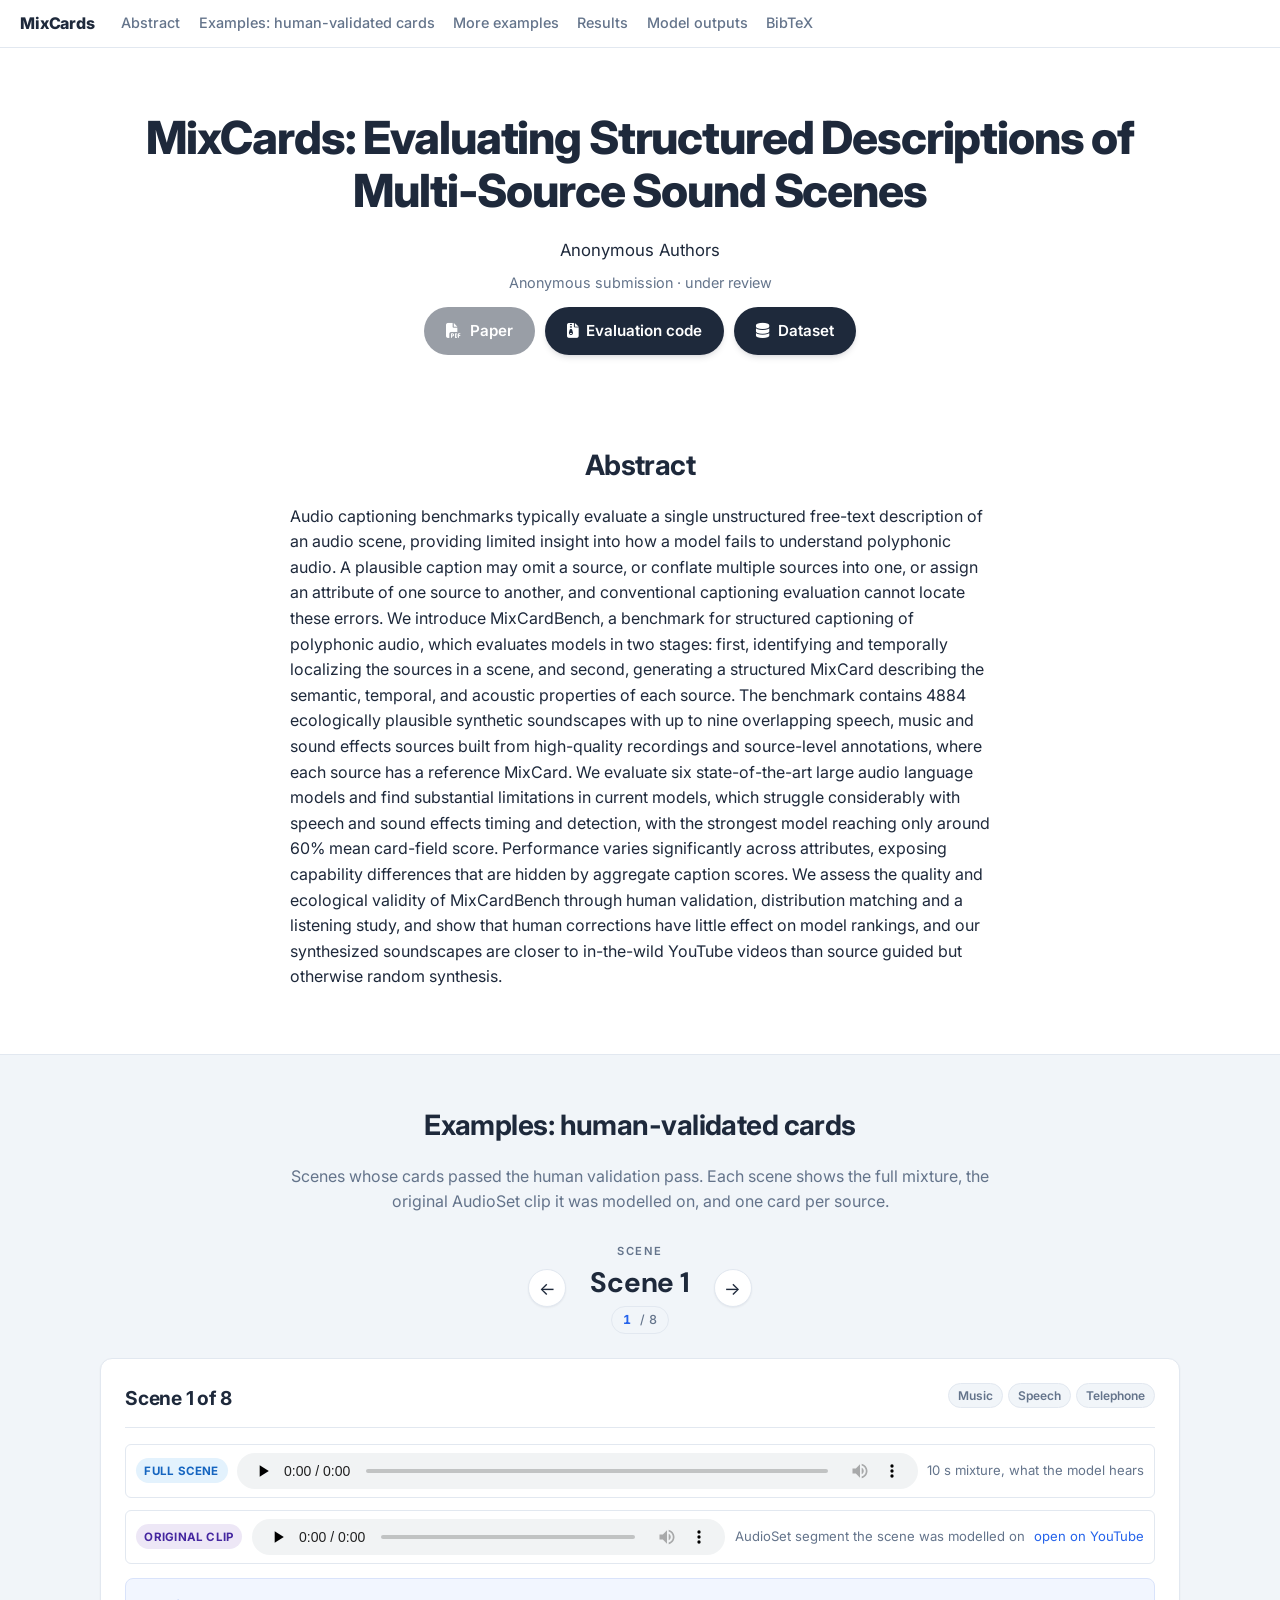
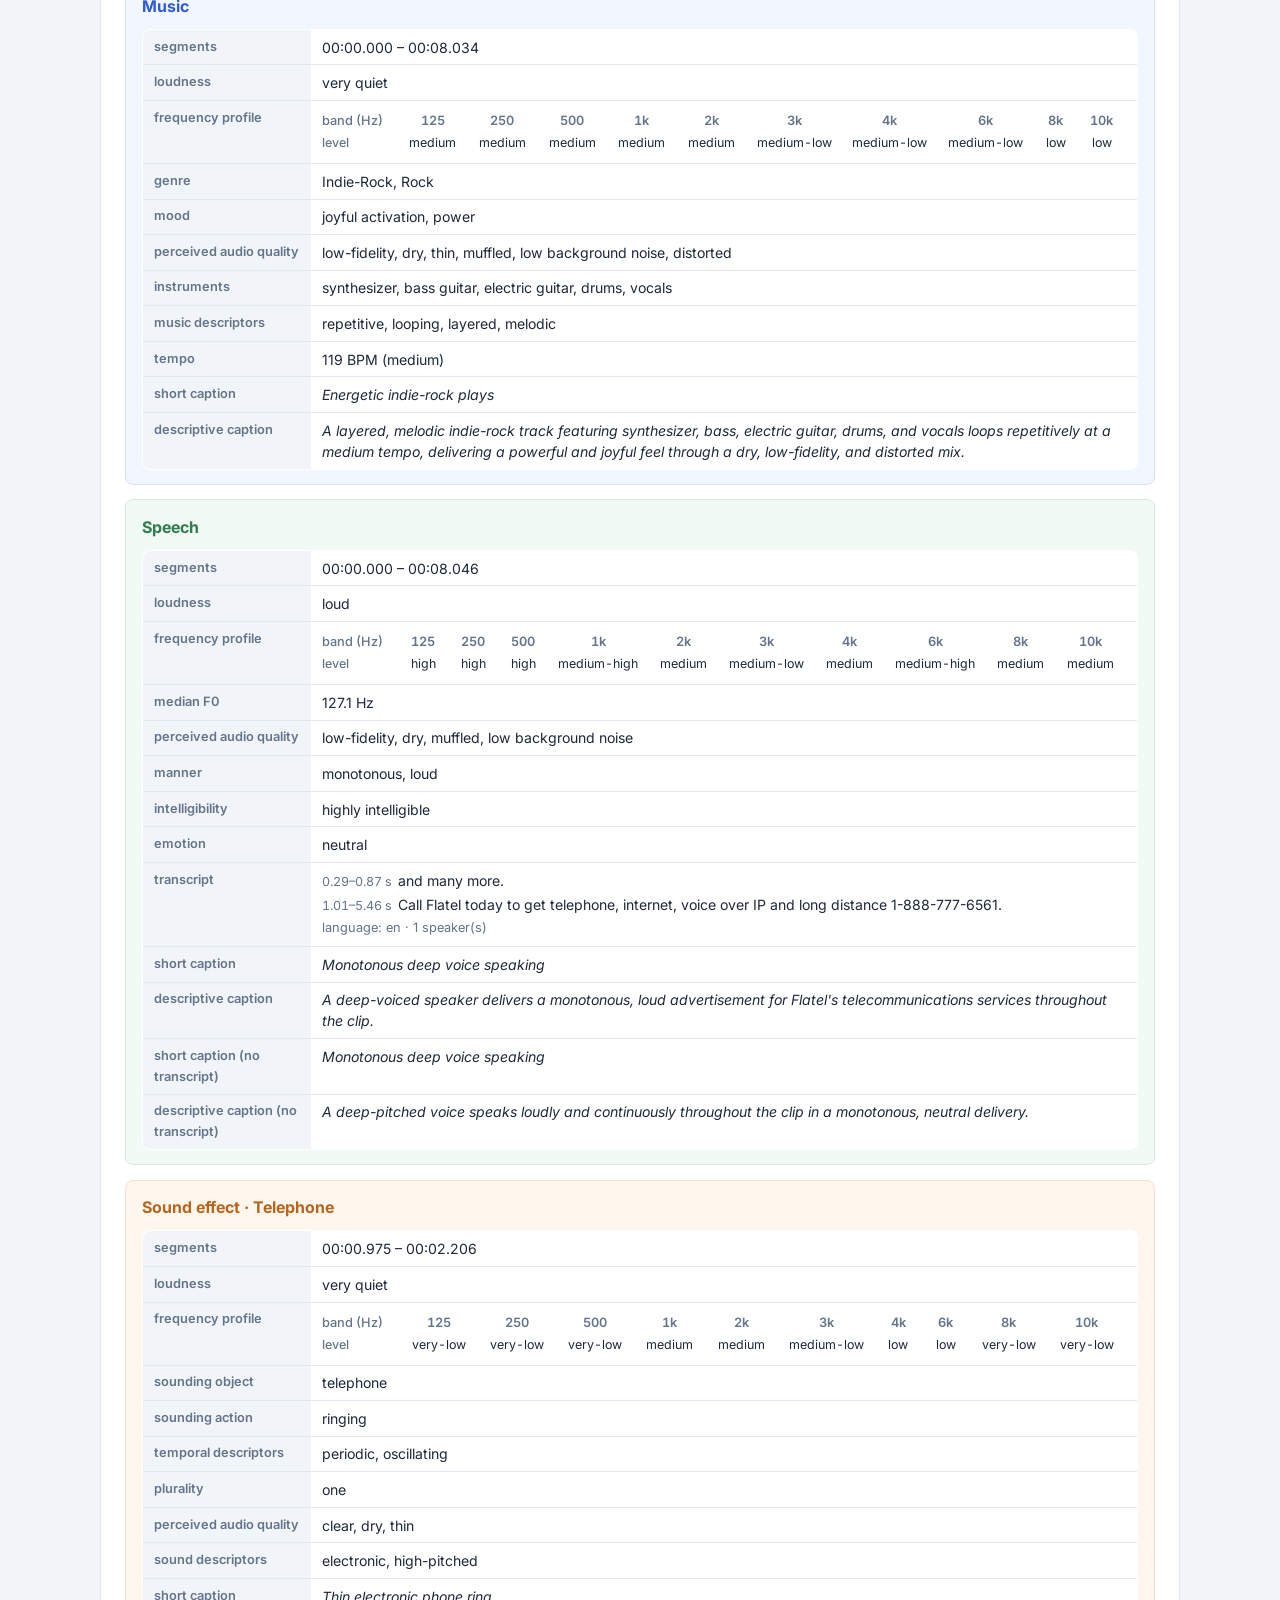
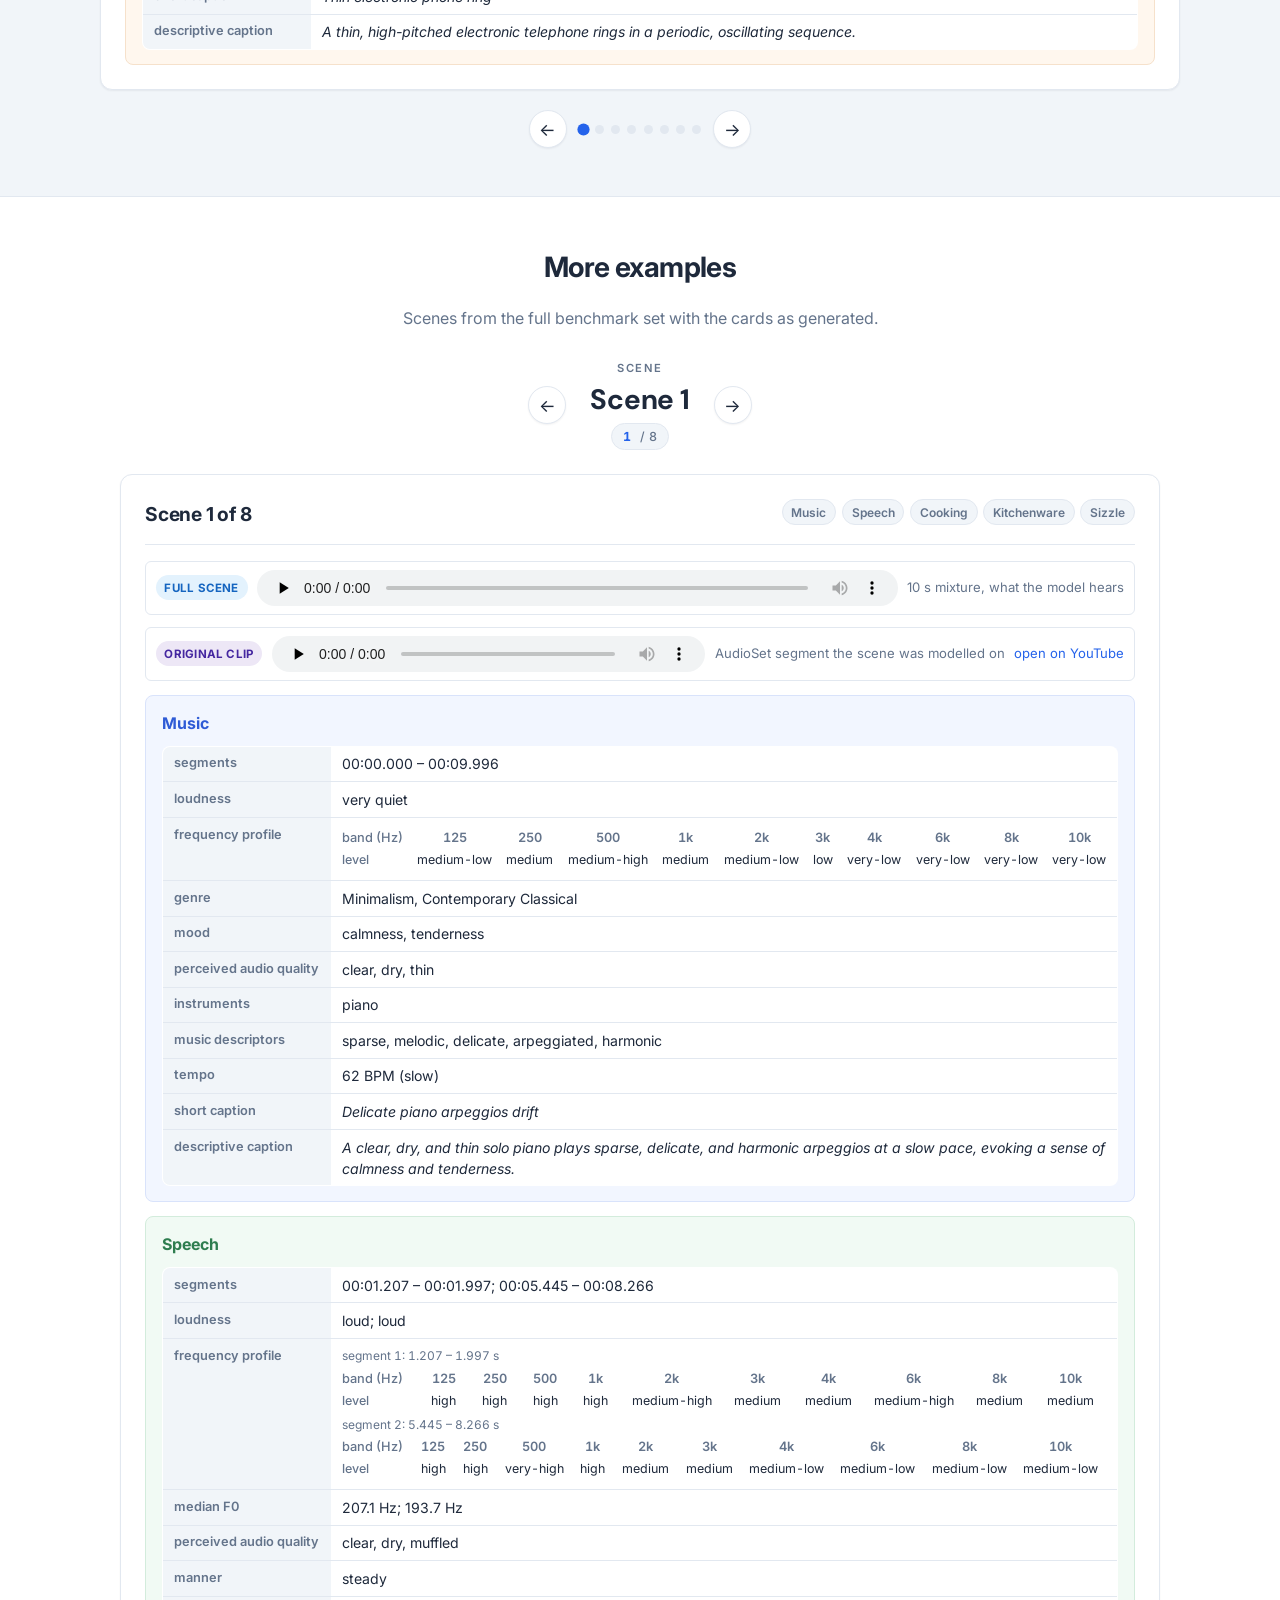
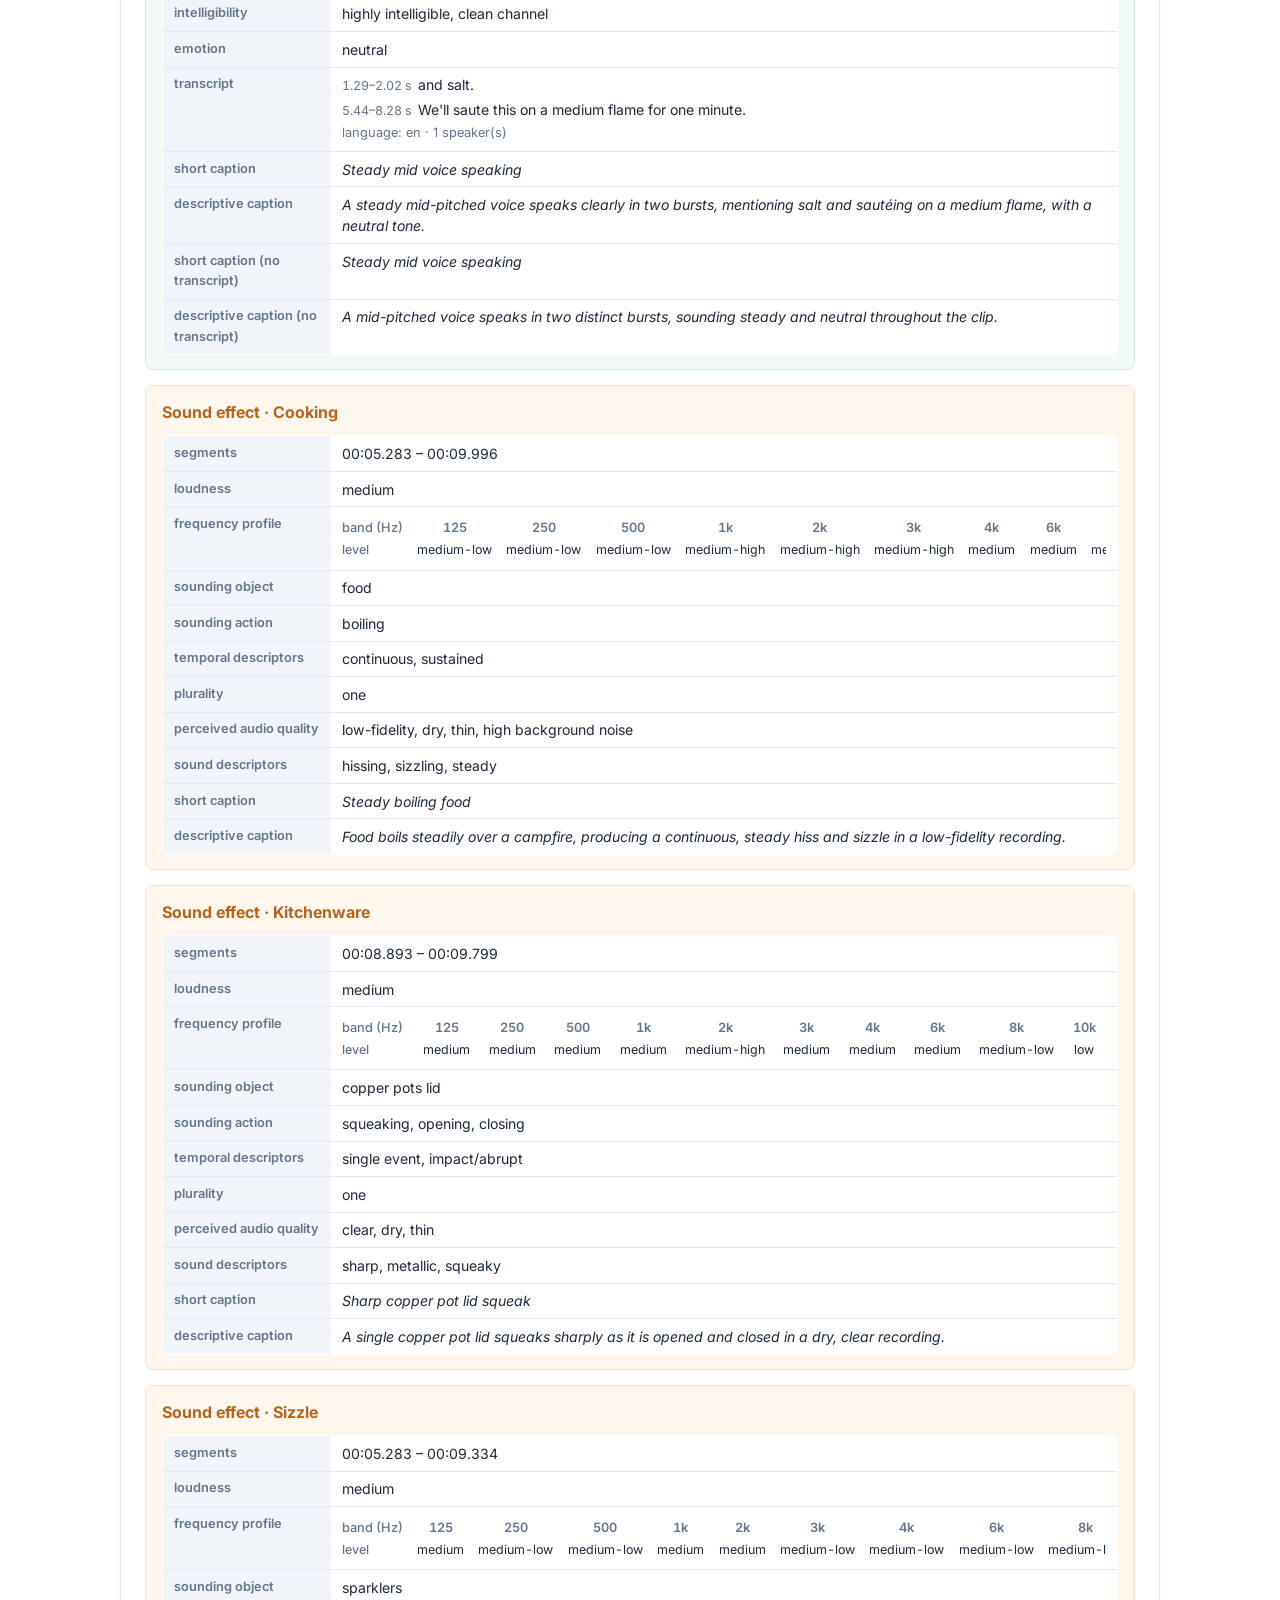
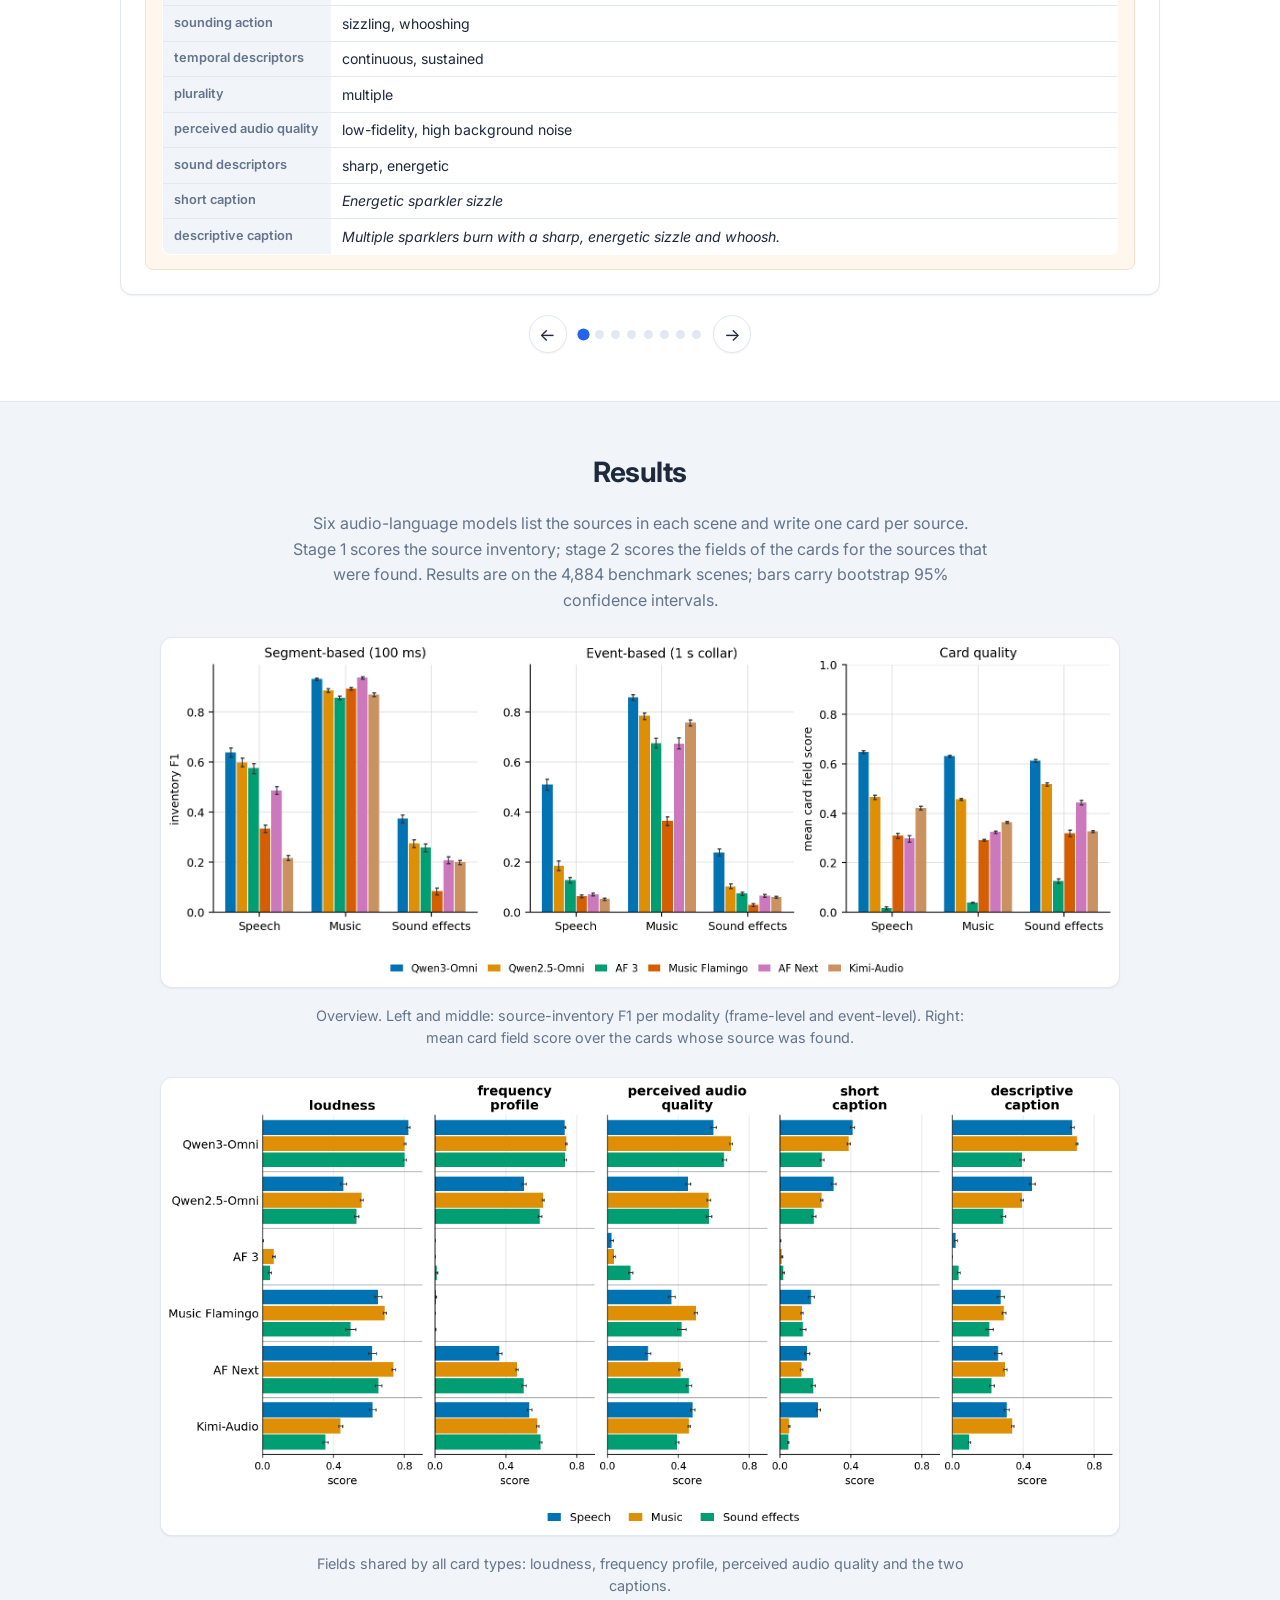
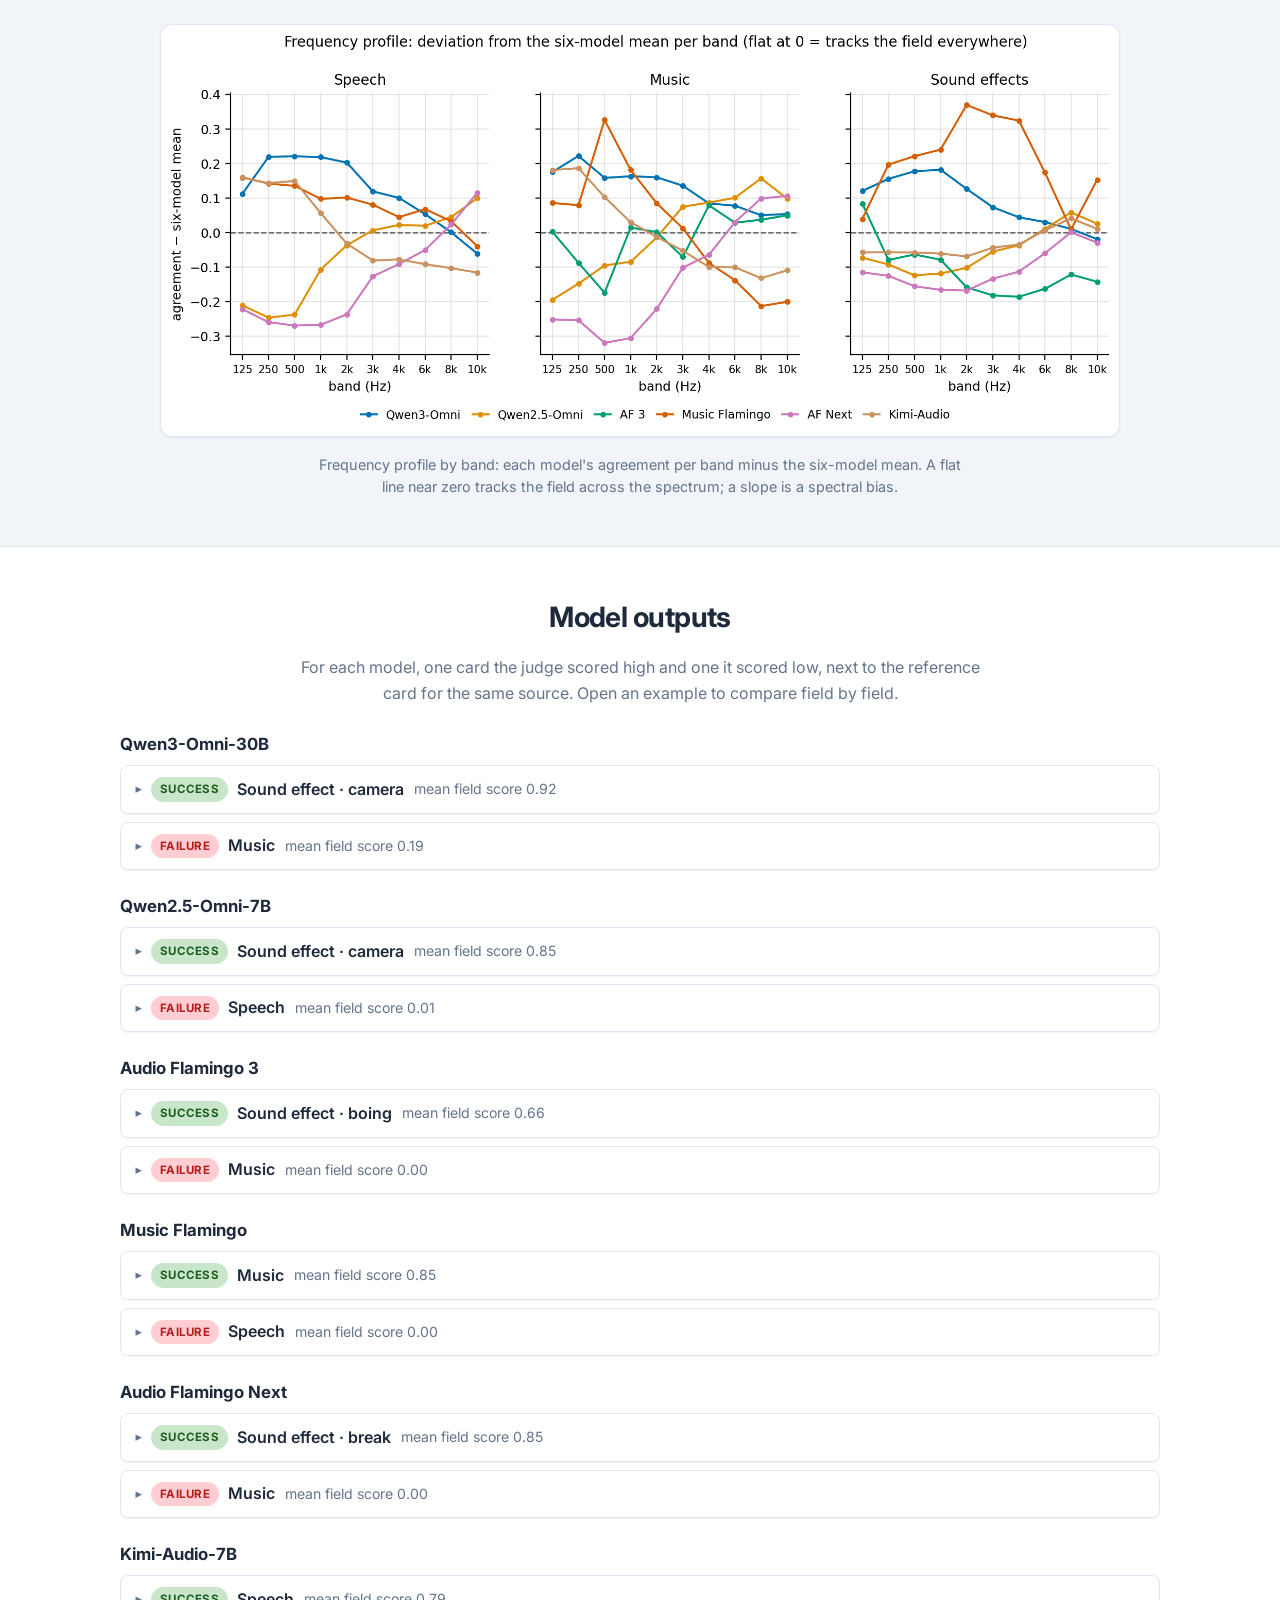
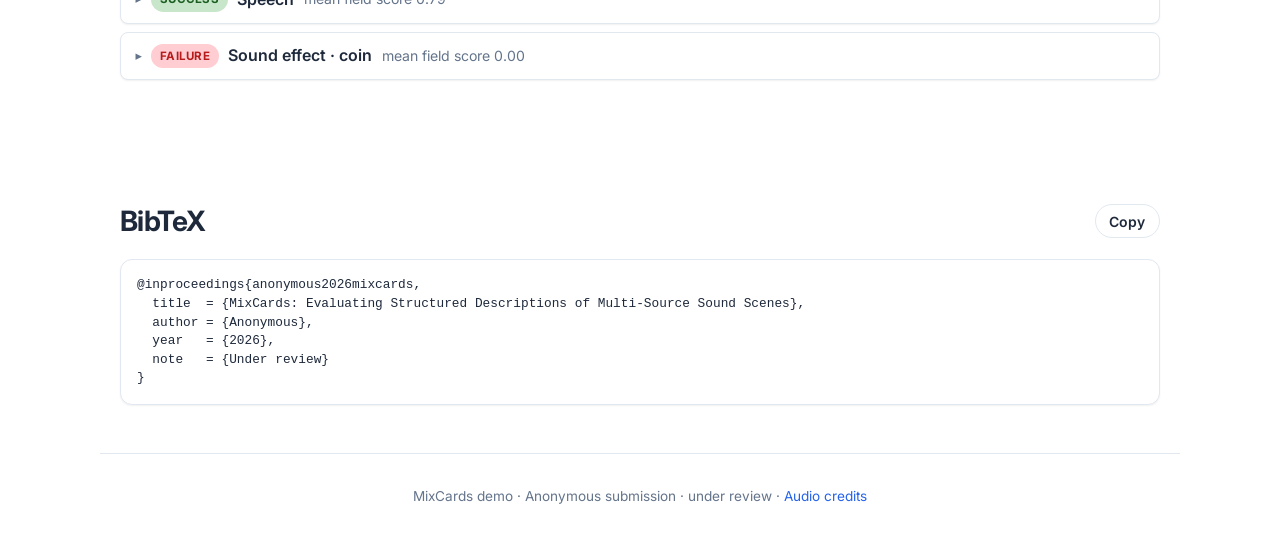
<file: index.html>
<!DOCTYPE html>
<html lang="en" class="no-js">
<head>
<meta charset="utf-8" />
<meta name="viewport" content="width=device-width, initial-scale=1" />
<title>MixCards</title>
<meta name="description" content="A benchmark for structured, per-source descriptions of polyphonic audio scenes." />
<link rel="preconnect" href="https://fonts.googleapis.com" />
<link rel="preconnect" href="https://fonts.gstatic.com" crossorigin />
<link href="https://fonts.googleapis.com/css2?family=Inter:wght@400;500;600;700;800&family=DM+Sans:ital,opsz,wght@0,9..40,400;0,9..40,500;0,9..40,600;0,9..40,700;1,9..40,400&display=swap" rel="stylesheet" />
<link rel="stylesheet" href="assets/css/styles.css" />
<link rel="stylesheet" href="https://cdn.jsdelivr.net/npm/@fortawesome/fontawesome-free@6.5.2/css/all.min.css" crossorigin="anonymous" />
</head>
<body>
<nav class="site-nav" aria-label="Page sections"><div class="nav-inner"><a class="brand" href="#top">MixCards</a><a class="nav-link" href="#abstract">Abstract</a><a class="nav-link" href="#validated">Examples: human-validated cards</a><a class="nav-link" href="#more">More examples</a><a class="nav-link" href="#results">Results</a><a class="nav-link" href="#model-outputs">Model outputs</a><a class="nav-link" href="#citation">BibTeX</a></div></nav><main id="top">
<section class="hero"><h1 id="page-title" class="publication-title">MixCards: Evaluating Structured Descriptions of Multi-Source Sound Scenes</h1><div class="publication-authors"><span class="author-block">Anonymous Authors</span></div><div class="publication-affiliations"><span class="aff-block">Anonymous submission · under review</span></div><div class="publication-links"><a class="btn-pub is-disabled" href="#" aria-disabled="true" title="coming soon"><span class="icon" aria-hidden="true"><i class="fas fa-file-pdf"></i></span><span class="btn-pub-label">Paper</span></a><a class="btn-pub" href="mixcardsbench-eval-reviewers.zip" download><span class="icon" aria-hidden="true"><i class="fas fa-file-zipper"></i></span><span class="btn-pub-label">Evaluation code</span></a><a class="btn-pub" href="https://anonymous-hf.com/a/ulc8cq7dkqge/" target="_blank" rel="noopener noreferrer"><span class="icon" aria-hidden="true"><i class="fas fa-database"></i></span><span class="btn-pub-label">Dataset</span></a></div></section><section id="abstract" class="section"><h2>Abstract</h2><div class="prose"><p>Audio captioning benchmarks typically evaluate a single unstructured free-text description of an audio scene, providing limited insight into how a model fails to understand polyphonic audio. A plausible caption may omit a source, or conflate multiple sources into one, or assign an attribute of one source to another, and conventional captioning evaluation cannot locate these errors. We introduce MixCardBench, a benchmark for structured captioning of polyphonic audio, which evaluates models in two stages: first, identifying and temporally localizing the sources in a scene, and second, generating a structured MixCard describing the semantic, temporal, and acoustic properties of each source. The benchmark contains 4884 ecologically plausible synthetic soundscapes with up to nine overlapping speech, music and sound effects sources built from high-quality recordings and source-level annotations, where each source has a reference MixCard. We evaluate six state-of-the-art large audio language models and find substantial limitations in current models, which struggle considerably with speech and sound effects timing and detection, with the strongest model reaching only around 60% mean card-field score. Performance varies significantly across attributes, exposing capability differences that are hidden by aggregate caption scores. We assess the quality and ecological validity of MixCardBench through human validation, distribution matching and a listening study, and show that human corrections have little effect on model rankings, and our synthesized soundscapes are closer to in-the-wild YouTube videos than source guided but otherwise random synthesis.</p></div></section><section id="validated" class="section section-light"><h2>Examples: human-validated cards</h2><p class="section-lead">Scenes whose cards passed the human validation pass. Each scene shows the full mixture, the original AudioSet clip it was modelled on, and one card per source.</p><div class="examples-carousel" id="validated-carousel" role="region" aria-label="Examples"><div class="examples-header-row"><button type="button" class="examples-arrow examples-arrow-prev" aria-label="Previous example"><span aria-hidden="true">&#8592;</span></button><div class="examples-header"><p class="examples-header-eyebrow">scene</p><p class="examples-header-scale">Scene 1</p><p class="examples-header-counter"><strong>1</strong> / 8</p></div><button type="button" class="examples-arrow examples-arrow-next" aria-label="Next example"><span aria-hidden="true">&#8594;</span></button></div><div class="examples-stage carousel-stage" aria-live="polite"><article class="scenario-card" data-title="Scene 1"><div class="scenario-header"><h3 class="scenario-title">Scene 1 of 8</h3><div class="scene-badges"><span class="speaker-badge">Music</span><span class="speaker-badge">Speech</span><span class="speaker-badge">Telephone</span></div></div><div class="audio-row scene-row"><span class="eq-badge eq-scene">full scene</span><audio controls preload="none" src="audio/scene_7FTYb5K3uxk_22000/mix.mp3"></audio><span class="src-note" style="font-size:.82rem;color:var(--muted)">10 s mixture, what the model hears</span></div><div class="audio-row"><span class="eq-badge eq-src">original clip</span><audio controls preload="none" src="audio/scene_7FTYb5K3uxk_22000/source.mp3"></audio><span class="src-note" style="font-size:.82rem;color:var(--muted)">AudioSet segment the scene was modelled on</span><a class="yt-link" href="https://youtu.be/7FTYb5K3uxk?t=22" target="_blank" rel="noopener noreferrer">open on YouTube</a></div><div class="source-block src-music"><div class="source-title"><h4>Music</h4></div><table class="fields"><tbody><tr><th>segments</th><td>00:00.000 – 00:08.034</td></tr><tr><th>loudness</th><td>very quiet</td></tr><tr><th>frequency profile</th><td><div class="bands-wrap"><table class="bands"><thead><tr><th class="rowlab">band (Hz)</th><th>125</th><th>250</th><th>500</th><th>1k</th><th>2k</th><th>3k</th><th>4k</th><th>6k</th><th>8k</th><th>10k</th></tr></thead><tbody><tr><td class="rowlab">level</td><td>medium</td><td>medium</td><td>medium</td><td>medium</td><td>medium</td><td>medium-low</td><td>medium-low</td><td>medium-low</td><td>low</td><td>low</td></tr></tbody></table></div></td></tr><tr><th>genre</th><td>Indie-Rock, Rock</td></tr><tr><th>mood</th><td>joyful activation, power</td></tr><tr><th>perceived audio quality</th><td>low-fidelity, dry, thin, muffled, low background noise, distorted</td></tr><tr><th>instruments</th><td>synthesizer, bass guitar, electric guitar, drums, vocals</td></tr><tr><th>music descriptors</th><td>repetitive, looping, layered, melodic</td></tr><tr><th>tempo</th><td>119 BPM (medium)</td></tr><tr><th>short caption</th><td><span class="cap">Energetic indie-rock plays</span></td></tr><tr><th>descriptive caption</th><td><span class="cap">A layered, melodic indie-rock track featuring synthesizer, bass, electric guitar, drums, and vocals loops repetitively at a medium tempo, delivering a powerful and joyful feel through a dry, low-fidelity, and distorted mix.</span></td></tr></tbody></table></div><div class="source-block src-speech"><div class="source-title"><h4>Speech</h4></div><table class="fields"><tbody><tr><th>segments</th><td>00:00.000 – 00:08.046</td></tr><tr><th>loudness</th><td>loud</td></tr><tr><th>frequency profile</th><td><div class="bands-wrap"><table class="bands"><thead><tr><th class="rowlab">band (Hz)</th><th>125</th><th>250</th><th>500</th><th>1k</th><th>2k</th><th>3k</th><th>4k</th><th>6k</th><th>8k</th><th>10k</th></tr></thead><tbody><tr><td class="rowlab">level</td><td>high</td><td>high</td><td>high</td><td>medium-high</td><td>medium</td><td>medium-low</td><td>medium</td><td>medium-high</td><td>medium</td><td>medium</td></tr></tbody></table></div></td></tr><tr><th>median F0</th><td>127.1 Hz</td></tr><tr><th>perceived audio quality</th><td>low-fidelity, dry, muffled, low background noise</td></tr><tr><th>manner</th><td>monotonous, loud</td></tr><tr><th>intelligibility</th><td>highly intelligible</td></tr><tr><th>emotion</th><td>neutral</td></tr><tr><th>transcript</th><td><div class="tr-line"><span class="t">0.29–0.87 s</span>and many more.</div><div class="tr-line"><span class="t">1.01–5.46 s</span>Call Flatel today to get telephone, internet, voice over IP and long distance 1-888-777-6561.</div><div class="tr-line" style="color:var(--muted);font-size:.8rem">language: en · 1 speaker(s)</div></td></tr><tr><th>short caption</th><td><span class="cap">Monotonous deep voice speaking</span></td></tr><tr><th>descriptive caption</th><td><span class="cap">A deep-voiced speaker delivers a monotonous, loud advertisement for Flatel&#x27;s telecommunications services throughout the clip.</span></td></tr><tr><th>short caption (no transcript)</th><td><span class="cap">Monotonous deep voice speaking</span></td></tr><tr><th>descriptive caption (no transcript)</th><td><span class="cap">A deep-pitched voice speaks loudly and continuously throughout the clip in a monotonous, neutral delivery.</span></td></tr></tbody></table></div><div class="source-block src-sfx"><div class="source-title"><h4>Sound effect · Telephone</h4></div><table class="fields"><tbody><tr><th>segments</th><td>00:00.975 – 00:02.206</td></tr><tr><th>loudness</th><td>very quiet</td></tr><tr><th>frequency profile</th><td><div class="bands-wrap"><table class="bands"><thead><tr><th class="rowlab">band (Hz)</th><th>125</th><th>250</th><th>500</th><th>1k</th><th>2k</th><th>3k</th><th>4k</th><th>6k</th><th>8k</th><th>10k</th></tr></thead><tbody><tr><td class="rowlab">level</td><td>very-low</td><td>very-low</td><td>very-low</td><td>medium</td><td>medium</td><td>medium-low</td><td>low</td><td>low</td><td>very-low</td><td>very-low</td></tr></tbody></table></div></td></tr><tr><th>sounding object</th><td>telephone</td></tr><tr><th>sounding action</th><td>ringing</td></tr><tr><th>temporal descriptors</th><td>periodic, oscillating</td></tr><tr><th>plurality</th><td>one</td></tr><tr><th>perceived audio quality</th><td>clear, dry, thin</td></tr><tr><th>sound descriptors</th><td>electronic, high-pitched</td></tr><tr><th>short caption</th><td><span class="cap">Thin electronic phone ring</span></td></tr><tr><th>descriptive caption</th><td><span class="cap">A thin, high-pitched electronic telephone rings in a periodic, oscillating sequence.</span></td></tr></tbody></table></div></article><article class="scenario-card" data-title="Scene 2"><div class="scenario-header"><h3 class="scenario-title">Scene 2 of 8</h3><div class="scene-badges"><span class="speaker-badge">Music</span><span class="speaker-badge">Speech</span><span class="speaker-badge">Combustion</span><span class="speaker-badge">Racing</span><span class="speaker-badge">Tire</span></div></div><div class="audio-row scene-row"><span class="eq-badge eq-scene">full scene</span><audio controls preload="none" src="audio/scene_VgvVPVMhRGQ_350000/mix.mp3"></audio><span class="src-note" style="font-size:.82rem;color:var(--muted)">10 s mixture, what the model hears</span></div><div class="audio-row"><span class="eq-badge eq-src">original clip</span><audio controls preload="none" src="audio/scene_VgvVPVMhRGQ_350000/source.mp3"></audio><span class="src-note" style="font-size:.82rem;color:var(--muted)">AudioSet segment the scene was modelled on</span><a class="yt-link" href="https://youtu.be/VgvVPVMhRGQ?t=350" target="_blank" rel="noopener noreferrer">open on YouTube</a></div><div class="source-block src-music"><div class="source-title"><h4>Music</h4></div><table class="fields"><tbody><tr><th>segments</th><td>00:00.000 – 00:09.996</td></tr><tr><th>loudness</th><td>quiet</td></tr><tr><th>frequency profile</th><td><div class="bands-wrap"><table class="bands"><thead><tr><th class="rowlab">band (Hz)</th><th>125</th><th>250</th><th>500</th><th>1k</th><th>2k</th><th>3k</th><th>4k</th><th>6k</th><th>8k</th><th>10k</th></tr></thead><tbody><tr><td class="rowlab">level</td><td>high</td><td>medium-high</td><td>medium-high</td><td>medium</td><td>medium</td><td>medium-low</td><td>medium-low</td><td>medium-low</td><td>medium-low</td><td>medium</td></tr></tbody></table></div></td></tr><tr><th>genre</th><td>Electronic, Ambient, Downtempo</td></tr><tr><th>mood</th><td>nostalgia</td></tr><tr><th>perceived audio quality</th><td>clear, dry, low background noise</td></tr><tr><th>instruments</th><td>synthesizer, drum machine</td></tr><tr><th>music descriptors</th><td>layered, rhythmic, repetitive, synthetic, evolving</td></tr><tr><th>tempo</th><td>87 BPM (slow)</td></tr><tr><th>short caption</th><td><span class="cap">Nostalgic synth loop plays</span></td></tr><tr><th>descriptive caption</th><td><span class="cap">A layered, rhythmic synthesizer and drum machine loop plays at a slow pace, featuring a dry, clear sound with low background noise that evokes a sense of nostalgia.</span></td></tr></tbody></table></div><div class="source-block src-speech"><div class="source-title"><h4>Speech</h4></div><table class="fields"><tbody><tr><th>segments</th><td>00:00.348 – 00:05.317; 00:06.641 – 00:09.996</td></tr><tr><th>loudness</th><td>loud; loud</td></tr><tr><th>frequency profile</th><td><div class="bands-wrap"><table class="bands"><caption>segment 1: 0.348 – 5.317 s</caption><thead><tr><th class="rowlab">band (Hz)</th><th>125</th><th>250</th><th>500</th><th>1k</th><th>2k</th><th>3k</th><th>4k</th><th>6k</th><th>8k</th><th>10k</th></tr></thead><tbody><tr><td class="rowlab">level</td><td>high</td><td>high</td><td>high</td><td>high</td><td>medium-high</td><td>medium</td><td>medium-low</td><td>medium</td><td>medium-low</td><td>low</td></tr></tbody></table></div><div class="bands-wrap"><table class="bands"><caption>segment 2: 6.641 – 9.996 s</caption><thead><tr><th class="rowlab">band (Hz)</th><th>125</th><th>250</th><th>500</th><th>1k</th><th>2k</th><th>3k</th><th>4k</th><th>6k</th><th>8k</th><th>10k</th></tr></thead><tbody><tr><td class="rowlab">level</td><td>high</td><td>high</td><td>high</td><td>high</td><td>medium-high</td><td>medium</td><td>medium</td><td>medium</td><td>medium-low</td><td>medium-low</td></tr></tbody></table></div></td></tr><tr><th>median F0</th><td>112.2 Hz; 115.9 Hz</td></tr><tr><th>perceived audio quality</th><td>clear, dry, thin</td></tr><tr><th>manner</th><td>monotonous, steady</td></tr><tr><th>intelligibility</th><td>highly intelligible</td></tr><tr><th>emotion</th><td>neutral</td></tr><tr><th>transcript</th><td><div class="tr-line"><span class="t">0.23–5.28 s</span>You could hack your friend&#x27;s console dams, creating distractions and triggering the city&#x27;s hass.</div><div class="tr-line"><span class="t">6.80–9.89 s</span>Challenge your console friends to a high-speed race through the streets of</div><div class="tr-line" style="color:var(--muted);font-size:.8rem">language: en · 1 speaker(s)</div></td></tr><tr><th>short caption</th><td><span class="cap">Monotonous deep voice speaking</span></td></tr><tr><th>descriptive caption</th><td><span class="cap">A deep-voiced speaker delivers two steady, monotonous segments about gaming consoles and racing, sounding neutral throughout.</span></td></tr><tr><th>short caption (no transcript)</th><td><span class="cap">Steady deep voice speaking</span></td></tr><tr><th>descriptive caption (no transcript)</th><td><span class="cap">A deep voice speaks in two steady, monotonous bursts throughout the clip, delivered with a neutral tone.</span></td></tr></tbody></table></div><div class="source-block src-sfx"><div class="source-title"><h4>Sound effect · Combustion</h4></div><table class="fields"><tbody><tr><th>segments</th><td>00:00.000 – 00:09.927</td></tr><tr><th>loudness</th><td>medium</td></tr><tr><th>frequency profile</th><td><div class="bands-wrap"><table class="bands"><thead><tr><th class="rowlab">band (Hz)</th><th>125</th><th>250</th><th>500</th><th>1k</th><th>2k</th><th>3k</th><th>4k</th><th>6k</th><th>8k</th><th>10k</th></tr></thead><tbody><tr><td class="rowlab">level</td><td>high</td><td>medium-high</td><td>medium-high</td><td>medium-high</td><td>medium-low</td><td>low</td><td>low</td><td>low</td><td>very-low</td><td>very-low</td></tr></tbody></table></div></td></tr><tr><th>sounding object</th><td>generators</td></tr><tr><th>sounding action</th><td>running</td></tr><tr><th>temporal descriptors</th><td>continuous, sustained</td></tr><tr><th>plurality</th><td>one</td></tr><tr><th>perceived audio quality</th><td>low-fidelity, bass-heavy, low background noise</td></tr><tr><th>sound descriptors</th><td>rumbling, steady, deep</td></tr><tr><th>short caption</th><td><span class="cap">Steady deep generator hum</span></td></tr><tr><th>descriptive caption</th><td><span class="cap">A large gas or diesel generator runs steadily, producing a deep, rumbling hum with low background noise.</span></td></tr></tbody></table></div><div class="source-block src-sfx"><div class="source-title"><h4>Sound effect · Racing</h4></div><table class="fields"><tbody><tr><th>segments</th><td>00:00.000 – 00:09.996</td></tr><tr><th>loudness</th><td>medium</td></tr><tr><th>frequency profile</th><td><div class="bands-wrap"><table class="bands"><thead><tr><th class="rowlab">band (Hz)</th><th>125</th><th>250</th><th>500</th><th>1k</th><th>2k</th><th>3k</th><th>4k</th><th>6k</th><th>8k</th><th>10k</th></tr></thead><tbody><tr><td class="rowlab">level</td><td>medium-low</td><td>medium</td><td>medium</td><td>medium-low</td><td>medium-low</td><td>low</td><td>low</td><td>very-low</td><td>very-low</td><td>very-low</td></tr></tbody></table></div></td></tr><tr><th>sounding object</th><td>racecar</td></tr><tr><th>sounding action</th><td>passing</td></tr><tr><th>temporal descriptors</th><td>single event, fade out, rising</td></tr><tr><th>plurality</th><td>one</td></tr><tr><th>perceived audio quality</th><td>high-fidelity, dry, bass-heavy, low background noise</td></tr><tr><th>sound descriptors</th><td>rushing, deep, powerful, low-pitched</td></tr><tr><th>short caption</th><td><span class="cap">Deep rushing racecar pass</span></td></tr><tr><th>descriptive caption</th><td><span class="cap">A single racecar passes by at high speed, its deep and powerful engine tone rising and then fading out in a dry, high-fidelity recording.</span></td></tr></tbody></table></div><div class="source-block src-sfx"><div class="source-title"><h4>Sound effect · Tire</h4></div><table class="fields"><tbody><tr><th>segments</th><td>00:04.818 – 00:08.150</td></tr><tr><th>loudness</th><td>medium</td></tr><tr><th>frequency profile</th><td><div class="bands-wrap"><table class="bands"><thead><tr><th class="rowlab">band (Hz)</th><th>125</th><th>250</th><th>500</th><th>1k</th><th>2k</th><th>3k</th><th>4k</th><th>6k</th><th>8k</th><th>10k</th></tr></thead><tbody><tr><td class="rowlab">level</td><td>medium</td><td>medium</td><td>medium</td><td>medium</td><td>medium</td><td>medium</td><td>medium-low</td><td>medium-low</td><td>low</td><td>low</td></tr></tbody></table></div></td></tr><tr><th>sounding object</th><td>tire</td></tr><tr><th>sounding action</th><td>crackling</td></tr><tr><th>temporal descriptors</th><td>single event</td></tr><tr><th>plurality</th><td>one</td></tr><tr><th>perceived audio quality</th><td>dry, low background noise</td></tr><tr><th>sound descriptors</th><td>splashing, wet</td></tr><tr><th>short caption</th><td><span class="cap">Wet tire crackling</span></td></tr><tr><th>descriptive caption</th><td><span class="cap">A tire crackles and splashes on a rain-soaked road.</span></td></tr></tbody></table></div></article><article class="scenario-card" data-title="Scene 3"><div class="scenario-header"><h3 class="scenario-title">Scene 3 of 8</h3><div class="scene-badges"><span class="speaker-badge">Music</span><span class="speaker-badge">Speech</span><span class="speaker-badge">Horse</span></div></div><div class="audio-row scene-row"><span class="eq-badge eq-scene">full scene</span><audio controls preload="none" src="audio/scene_-0jeONf82dE_21000/mix.mp3"></audio><span class="src-note" style="font-size:.82rem;color:var(--muted)">10 s mixture, what the model hears</span></div><div class="audio-row"><span class="eq-badge eq-src">original clip</span><audio controls preload="none" src="audio/scene_-0jeONf82dE_21000/source.mp3"></audio><span class="src-note" style="font-size:.82rem;color:var(--muted)">AudioSet segment the scene was modelled on</span><a class="yt-link" href="https://youtu.be/-0jeONf82dE?t=21" target="_blank" rel="noopener noreferrer">open on YouTube</a></div><div class="source-block src-music"><div class="source-title"><h4>Music</h4></div><table class="fields"><tbody><tr><th>segments</th><td>00:02.984 – 00:09.160</td></tr><tr><th>loudness</th><td>quiet</td></tr><tr><th>frequency profile</th><td><div class="bands-wrap"><table class="bands"><thead><tr><th class="rowlab">band (Hz)</th><th>125</th><th>250</th><th>500</th><th>1k</th><th>2k</th><th>3k</th><th>4k</th><th>6k</th><th>8k</th><th>10k</th></tr></thead><tbody><tr><td class="rowlab">level</td><td>high</td><td>medium</td><td>medium</td><td>medium-low</td><td>medium-low</td><td>medium-low</td><td>medium-low</td><td>medium-low</td><td>low</td><td>medium-low</td></tr></tbody></table></div></td></tr><tr><th>genre</th><td>Hip-Hop, Trip-Hop</td></tr><tr><th>mood</th><td>nostalgia, tenderness</td></tr><tr><th>perceived audio quality</th><td>clear, dry, bass-heavy, low background noise</td></tr><tr><th>instruments</th><td>drums, bass guitar, electric piano</td></tr><tr><th>music descriptors</th><td>groovy, repetitive, layered, warm, looping</td></tr><tr><th>tempo</th><td>90 BPM (slow)</td></tr><tr><th>short caption</th><td><span class="cap">Warm hip-hop groove plays</span></td></tr><tr><th>descriptive caption</th><td><span class="cap">A warm, layered hip-hop groove featuring drums, bass guitar, and electric piano loops at a slow pace, starting after a brief silence with a clear, dry, and bass-heavy sound.</span></td></tr></tbody></table></div><div class="source-block src-speech"><div class="source-title"><h4>Speech</h4></div><table class="fields"><tbody><tr><th>segments</th><td>00:00.801 – 00:07.152; 00:08.290 – 00:09.149</td></tr><tr><th>loudness</th><td>medium; medium</td></tr><tr><th>frequency profile</th><td><div class="bands-wrap"><table class="bands"><caption>segment 1: 0.801 – 7.152 s</caption><thead><tr><th class="rowlab">band (Hz)</th><th>125</th><th>250</th><th>500</th><th>1k</th><th>2k</th><th>3k</th><th>4k</th><th>6k</th><th>8k</th><th>10k</th></tr></thead><tbody><tr><td class="rowlab">level</td><td>medium-high</td><td>high</td><td>high</td><td>medium-high</td><td>medium</td><td>medium-low</td><td>medium</td><td>medium-low</td><td>medium-low</td><td>medium-low</td></tr></tbody></table></div><div class="bands-wrap"><table class="bands"><caption>segment 2: 8.29 – 9.149 s</caption><thead><tr><th class="rowlab">band (Hz)</th><th>125</th><th>250</th><th>500</th><th>1k</th><th>2k</th><th>3k</th><th>4k</th><th>6k</th><th>8k</th><th>10k</th></tr></thead><tbody><tr><td class="rowlab">level</td><td>medium-high</td><td>medium-high</td><td>high</td><td>medium-high</td><td>medium</td><td>medium-low</td><td>medium-low</td><td>low</td><td>low</td><td>low</td></tr></tbody></table></div></td></tr><tr><th>median F0</th><td>135.4 Hz; 106.9 Hz</td></tr><tr><th>perceived audio quality</th><td>low-fidelity, dry, muffled, low background noise</td></tr><tr><th>manner</th><td>resonant, slow, gravelly</td></tr><tr><th>intelligibility</th><td>highly intelligible</td></tr><tr><th>emotion</th><td>excited/happy</td></tr><tr><th>transcript</th><td><div class="tr-line"><span class="t">0.79–2.08 s</span>Do you smell barbecue?</div><div class="tr-line"><span class="t">2.56–5.85 s</span>Oh, fresh, smooth, real, Bud Light.</div><div class="tr-line"><span class="t">6.11–8.97 s</span>Cool, a rocket sl- It&#x27;s all here.</div><div class="tr-line" style="color:var(--muted);font-size:.8rem">language: en · 1 speaker(s)</div></td></tr><tr><th>short caption</th><td><span class="cap">Gravelly deep voice speaking</span></td></tr><tr><th>descriptive caption</th><td><span class="cap">A gravelly deep voice speaks slowly and resonantly throughout the clip, sounding excited and happy while mentioning barbecue and Bud Light.</span></td></tr><tr><th>short caption (no transcript)</th><td><span class="cap">Gravelly deep voice speaking</span></td></tr><tr><th>descriptive caption (no transcript)</th><td><span class="cap">A gravelly deep voice speaks in two segments, a longer stretch in the middle and a brief remark at the end, delivered in a slow, resonant manner that sounds excited and happy.</span></td></tr></tbody></table></div><div class="source-block src-sfx"><div class="source-title"><h4>Sound effect · Horse</h4></div><table class="fields"><tbody><tr><th>segments</th><td>00:00.000 – 00:00.824; 00:06.803 – 00:07.953</td></tr><tr><th>loudness</th><td>quiet; quiet</td></tr><tr><th>frequency profile</th><td><div class="bands-wrap"><table class="bands"><caption>segment 1: 0.0 – 0.824 s</caption><thead><tr><th class="rowlab">band (Hz)</th><th>125</th><th>250</th><th>500</th><th>1k</th><th>2k</th><th>3k</th><th>4k</th><th>6k</th><th>8k</th><th>10k</th></tr></thead><tbody><tr><td class="rowlab">level</td><td>very-low</td><td>low</td><td>medium-low</td><td>medium</td><td>medium-high</td><td>medium-high</td><td>medium</td><td>low</td><td>very-low</td><td>very-low</td></tr></tbody></table></div><div class="bands-wrap"><table class="bands"><caption>segment 2: 6.803 – 7.953 s</caption><thead><tr><th class="rowlab">band (Hz)</th><th>125</th><th>250</th><th>500</th><th>1k</th><th>2k</th><th>3k</th><th>4k</th><th>6k</th><th>8k</th><th>10k</th></tr></thead><tbody><tr><td class="rowlab">level</td><td>medium</td><td>medium</td><td>medium-high</td><td>medium-high</td><td>medium-high</td><td>medium</td><td>medium</td><td>medium-low</td><td>low</td><td>low</td></tr></tbody></table></div></td></tr><tr><th>sounding object</th><td>horse</td></tr><tr><th>sounding action</th><td>snorting</td></tr><tr><th>temporal descriptors</th><td>intermittent, impact/abrupt</td></tr><tr><th>plurality</th><td>multiple</td></tr><tr><th>perceived audio quality</th><td>clear, dry, harsh</td></tr><tr><th>sound descriptors</th><td>sharp, forceful, guttural</td></tr><tr><th>short caption</th><td><span class="cap">Sharp, forceful horse snorts</span></td></tr><tr><th>descriptive caption</th><td><span class="cap">Multiple horses snort sharply and forcefully in a dry, clear recording with a harsh tone.</span></td></tr></tbody></table></div></article><article class="scenario-card" data-title="Scene 4"><div class="scenario-header"><h3 class="scenario-title">Scene 4 of 8</h3><div class="scene-badges"><span class="speaker-badge">Music</span><span class="speaker-badge">Speech</span><span class="speaker-badge">Applause</span></div></div><div class="audio-row scene-row"><span class="eq-badge eq-scene">full scene</span><audio controls preload="none" src="audio/scene_Ny8-G8EoWOw_10000/mix.mp3"></audio><span class="src-note" style="font-size:.82rem;color:var(--muted)">10 s mixture, what the model hears</span></div><div class="audio-row"><span class="eq-badge eq-src">original clip</span><audio controls preload="none" src="audio/scene_Ny8-G8EoWOw_10000/source.mp3"></audio><span class="src-note" style="font-size:.82rem;color:var(--muted)">AudioSet segment the scene was modelled on</span><a class="yt-link" href="https://youtu.be/Ny8-G8EoWOw?t=10" target="_blank" rel="noopener noreferrer">open on YouTube</a></div><div class="source-block src-music"><div class="source-title"><h4>Music</h4></div><table class="fields"><tbody><tr><th>segments</th><td>00:03.019 – 00:05.375</td></tr><tr><th>loudness</th><td>quiet</td></tr><tr><th>frequency profile</th><td><div class="bands-wrap"><table class="bands"><thead><tr><th class="rowlab">band (Hz)</th><th>125</th><th>250</th><th>500</th><th>1k</th><th>2k</th><th>3k</th><th>4k</th><th>6k</th><th>8k</th><th>10k</th></tr></thead><tbody><tr><td class="rowlab">level</td><td>medium-high</td><td>medium-high</td><td>medium-high</td><td>medium</td><td>medium</td><td>medium-low</td><td>low</td><td>very-low</td><td>very-low</td><td>very-low</td></tr></tbody></table></div></td></tr><tr><th>genre</th><td>Experimental Pop</td></tr><tr><th>mood</th><td>nostalgia</td></tr><tr><th>perceived audio quality</th><td>clear, dry, thin</td></tr><tr><th>instruments</th><td>synthesizer</td></tr><tr><th>music descriptors</th><td>synthetic, evolving, harmonic</td></tr><tr><th>tempo</th><td>150 BPM (very fast)</td></tr><tr><th>short caption</th><td><span class="cap">Nostalgic synth evolves</span></td></tr><tr><th>descriptive caption</th><td><span class="cap">A clear, dry, and thin synthesizer plays a harmonic, evolving, and synthetic melody at a very fast pace, appearing briefly in the middle of the clip.</span></td></tr></tbody></table></div><div class="source-block src-speech"><div class="source-title"><h4>Speech</h4></div><table class="fields"><tbody><tr><th>segments</th><td>00:00.000 – 00:02.485; 00:04.516 – 00:09.996</td></tr><tr><th>loudness</th><td>medium; quiet</td></tr><tr><th>frequency profile</th><td><div class="bands-wrap"><table class="bands"><caption>segment 1: 0.0 – 2.485 s</caption><thead><tr><th class="rowlab">band (Hz)</th><th>125</th><th>250</th><th>500</th><th>1k</th><th>2k</th><th>3k</th><th>4k</th><th>6k</th><th>8k</th><th>10k</th></tr></thead><tbody><tr><td class="rowlab">level</td><td>high</td><td>medium-high</td><td>medium-high</td><td>medium</td><td>medium-low</td><td>low</td><td>medium-low</td><td>low</td><td>very-low</td><td>very-low</td></tr></tbody></table></div><div class="bands-wrap"><table class="bands"><caption>segment 2: 4.516 – 9.996 s</caption><thead><tr><th class="rowlab">band (Hz)</th><th>125</th><th>250</th><th>500</th><th>1k</th><th>2k</th><th>3k</th><th>4k</th><th>6k</th><th>8k</th><th>10k</th></tr></thead><tbody><tr><td class="rowlab">level</td><td>medium-high</td><td>medium-high</td><td>medium-high</td><td>medium</td><td>medium-low</td><td>medium-low</td><td>medium-low</td><td>medium-low</td><td>low</td><td>low</td></tr></tbody></table></div></td></tr><tr><th>median F0</th><td>81.9 Hz; 83.4 Hz</td></tr><tr><th>perceived audio quality</th><td>low-fidelity, dry, muffled, bass-heavy, low background noise</td></tr><tr><th>manner</th><td>monotonous, clear, slow</td></tr><tr><th>intelligibility</th><td>highly intelligible</td></tr><tr><th>emotion</th><td>neutral</td></tr><tr><th>transcript</th><td><div class="tr-line"><span class="t">0.17–9.81 s</span>just by clapping clap on the music it&#x27;s easy just plug the clapper into any household outlet then plug in your lam tv</div><div class="tr-line" style="color:var(--muted);font-size:.8rem">language: en · 1 speaker(s)</div></td></tr><tr><th>short caption</th><td><span class="cap">Monotonous deep voice speaking</span></td></tr><tr><th>descriptive caption</th><td><span class="cap">A deep voice speaks in a monotonous, clear, and slow delivery throughout the clip, explaining how to use a clapper device.</span></td></tr><tr><th>short caption (no transcript)</th><td><span class="cap">Monotonous deep voice speaking</span></td></tr><tr><th>descriptive caption (no transcript)</th><td><span class="cap">A deep voice speaks in two segments with a monotonous, clear, and slow delivery, sounding neutral throughout.</span></td></tr></tbody></table></div><div class="source-block src-sfx"><div class="source-title"><h4>Sound effect · Applause</h4></div><table class="fields"><tbody><tr><th>segments</th><td>00:01.765 – 00:03.204</td></tr><tr><th>loudness</th><td>quiet</td></tr><tr><th>frequency profile</th><td><div class="bands-wrap"><table class="bands"><thead><tr><th class="rowlab">band (Hz)</th><th>125</th><th>250</th><th>500</th><th>1k</th><th>2k</th><th>3k</th><th>4k</th><th>6k</th><th>8k</th><th>10k</th></tr></thead><tbody><tr><td class="rowlab">level</td><td>very-low</td><td>medium-low</td><td>medium</td><td>medium</td><td>medium</td><td>medium-low</td><td>medium-low</td><td>medium-low</td><td>medium-low</td><td>medium-low</td></tr></tbody></table></div></td></tr><tr><th>sounding object</th><td>hands</td></tr><tr><th>sounding action</th><td>clapping</td></tr><tr><th>temporal descriptors</th><td>rhythmic, impact/abrupt</td></tr><tr><th>plurality</th><td>multiple</td></tr><tr><th>perceived audio quality</th><td>clear, dry, thin</td></tr><tr><th>sound descriptors</th><td>sharp</td></tr><tr><th>short caption</th><td><span class="cap">Sharp rhythmic group clapping</span></td></tr><tr><th>descriptive caption</th><td><span class="cap">Multiple hands clap sharply and rhythmically in a dry, clear recording.</span></td></tr></tbody></table></div></article><article class="scenario-card" data-title="Scene 5"><div class="scenario-header"><h3 class="scenario-title">Scene 5 of 8</h3><div class="scene-badges"><span class="speaker-badge">Music</span><span class="speaker-badge">Speech</span><span class="speaker-badge">Misc</span></div></div><div class="audio-row scene-row"><span class="eq-badge eq-scene">full scene</span><audio controls preload="none" src="audio/scene_j6mYzEsAFVo_90000/mix.mp3"></audio><span class="src-note" style="font-size:.82rem;color:var(--muted)">10 s mixture, what the model hears</span></div><div class="audio-row"><span class="eq-badge eq-src">original clip</span><audio controls preload="none" src="audio/scene_j6mYzEsAFVo_90000/source.mp3"></audio><span class="src-note" style="font-size:.82rem;color:var(--muted)">AudioSet segment the scene was modelled on</span><a class="yt-link" href="https://youtu.be/j6mYzEsAFVo?t=90" target="_blank" rel="noopener noreferrer">open on YouTube</a></div><div class="source-block src-music"><div class="source-title"><h4>Music</h4></div><table class="fields"><tbody><tr><th>segments</th><td>00:02.554 – 00:03.704; 00:04.876 – 00:09.996</td></tr><tr><th>loudness</th><td>quiet; quiet</td></tr><tr><th>frequency profile</th><td><div class="bands-wrap"><table class="bands"><caption>segment 1: 2.554 – 3.704 s</caption><thead><tr><th class="rowlab">band (Hz)</th><th>125</th><th>250</th><th>500</th><th>1k</th><th>2k</th><th>3k</th><th>4k</th><th>6k</th><th>8k</th><th>10k</th></tr></thead><tbody><tr><td class="rowlab">level</td><td>very-low</td><td>low</td><td>medium</td><td>medium</td><td>medium-high</td><td>medium</td><td>medium</td><td>medium-low</td><td>low</td><td>low</td></tr></tbody></table></div><div class="bands-wrap"><table class="bands"><caption>segment 2: 4.876 – 9.996 s</caption><thead><tr><th class="rowlab">band (Hz)</th><th>125</th><th>250</th><th>500</th><th>1k</th><th>2k</th><th>3k</th><th>4k</th><th>6k</th><th>8k</th><th>10k</th></tr></thead><tbody><tr><td class="rowlab">level</td><td>medium-low</td><td>low</td><td>medium</td><td>medium-high</td><td>medium-high</td><td>medium-low</td><td>medium</td><td>medium-low</td><td>medium-low</td><td>medium-low</td></tr></tbody></table></div></td></tr><tr><th>genre</th><td>Field Recordings, Experimental</td></tr><tr><th>mood</th><td>tension</td></tr><tr><th>perceived audio quality</th><td>low-fidelity, thin</td></tr><tr><th>instruments</th><td>vocals</td></tr><tr><th>music descriptors</th><td>glitchy, detuned, rapid</td></tr><tr><th>tempo</th><td>no tempo</td></tr><tr><th>short caption</th><td><span class="cap">Glitchy experimental vocals stutter</span></td></tr><tr><th>descriptive caption</th><td><span class="cap">A thin, low-fidelity vocal performance unfolds in two brief, rapid bursts, characterized by glitchy and detuned textures that create a sense of tension within an experimental field recording context.</span></td></tr></tbody></table></div><div class="source-block src-speech"><div class="source-title"><h4>Speech</h4></div><table class="fields"><tbody><tr><th>segments</th><td>00:00.000 – 00:01.858; 00:03.727 – 00:09.996</td></tr><tr><th>loudness</th><td>medium; medium</td></tr><tr><th>frequency profile</th><td><div class="bands-wrap"><table class="bands"><caption>segment 1: 0.0 – 1.858 s</caption><thead><tr><th class="rowlab">band (Hz)</th><th>125</th><th>250</th><th>500</th><th>1k</th><th>2k</th><th>3k</th><th>4k</th><th>6k</th><th>8k</th><th>10k</th></tr></thead><tbody><tr><td class="rowlab">level</td><td>high</td><td>high</td><td>high</td><td>medium-high</td><td>medium</td><td>medium-low</td><td>medium-low</td><td>medium-low</td><td>medium-low</td><td>low</td></tr></tbody></table></div><div class="bands-wrap"><table class="bands"><caption>segment 2: 3.727 – 9.996 s</caption><thead><tr><th class="rowlab">band (Hz)</th><th>125</th><th>250</th><th>500</th><th>1k</th><th>2k</th><th>3k</th><th>4k</th><th>6k</th><th>8k</th><th>10k</th></tr></thead><tbody><tr><td class="rowlab">level</td><td>medium-high</td><td>medium-high</td><td>high</td><td>medium-high</td><td>medium</td><td>medium-low</td><td>medium-low</td><td>medium-low</td><td>medium-low</td><td>low</td></tr></tbody></table></div></td></tr><tr><th>median F0</th><td>145.1 Hz; 154.2 Hz</td></tr><tr><th>perceived audio quality</th><td>low-fidelity, dry, muffled, thin</td></tr><tr><th>manner</th><td>nasal, staccato, monotonous</td></tr><tr><th>intelligibility</th><td>highly intelligible</td></tr><tr><th>emotion</th><td>neutral</td></tr><tr><th>transcript</th><td><div class="tr-line"><span class="t">0.03–1.71 s</span>poke up a giant punch spill?</div><div class="tr-line"><span class="t">3.84–4.84 s</span>Let&#x27;s give it a try.</div><div class="tr-line"><span class="t">5.98–7.95 s</span>We picked all our mousketools.</div><div class="tr-line"><span class="t">8.29–9.39 s</span>Say, procure.</div><div class="tr-line" style="color:var(--muted);font-size:.8rem">language: en · 1 speaker(s)</div></td></tr><tr><th>short caption</th><td><span class="cap">Monotonous mid voice speaking</span></td></tr><tr><th>descriptive caption</th><td><span class="cap">A mid-pitched voice speaks in a nasal, staccato, and monotonous manner, delivering disjointed phrases about a punch and mousketools throughout the clip.</span></td></tr><tr><th>short caption (no transcript)</th><td><span class="cap">Monotonous mid voice speaking</span></td></tr><tr><th>descriptive caption (no transcript)</th><td><span class="cap">A mid-pitched voice speaks in two distinct bursts separated by silence, delivered in a nasal, staccato, and monotonous manner with a neutral tone.</span></td></tr></tbody></table></div><div class="source-block src-sfx"><div class="source-title"><h4>Sound effect · Misc</h4></div><table class="fields"><tbody><tr><th>segments</th><td>00:00.209 – 00:03.727</td></tr><tr><th>loudness</th><td>very quiet</td></tr><tr><th>frequency profile</th><td><div class="bands-wrap"><table class="bands"><thead><tr><th class="rowlab">band (Hz)</th><th>125</th><th>250</th><th>500</th><th>1k</th><th>2k</th><th>3k</th><th>4k</th><th>6k</th><th>8k</th><th>10k</th></tr></thead><tbody><tr><td class="rowlab">level</td><td>very-low</td><td>low</td><td>low</td><td>low</td><td>low</td><td>low</td><td>low</td><td>low</td><td>very-low</td><td>very-low</td></tr></tbody></table></div></td></tr><tr><th>sounding object</th><td>turnstile</td></tr><tr><th>sounding action</th><td>turning</td></tr><tr><th>temporal descriptors</th><td>rhythmic, impact/abrupt, single event, fade out</td></tr><tr><th>plurality</th><td>one</td></tr><tr><th>perceived audio quality</th><td>clear, thin, low background noise</td></tr><tr><th>sound descriptors</th><td>ratchety, metallic, clicking, wobbling</td></tr><tr><th>short caption</th><td><span class="cap">Ratchety turnstile clicks</span></td></tr><tr><th>descriptive caption</th><td><span class="cap">A metal turnstile turns with rhythmic, ratchety clicks and metallic wobbles, fading out abruptly.</span></td></tr></tbody></table></div></article><article class="scenario-card" data-title="Scene 6"><div class="scenario-header"><h3 class="scenario-title">Scene 6 of 8</h3><div class="scene-badges"><span class="speaker-badge">Music</span><span class="speaker-badge">Speech</span><span class="speaker-badge">Misc</span></div></div><div class="audio-row scene-row"><span class="eq-badge eq-scene">full scene</span><audio controls preload="none" src="audio/scene_UnwjHckSTDo_30000/mix.mp3"></audio><span class="src-note" style="font-size:.82rem;color:var(--muted)">10 s mixture, what the model hears</span></div><div class="audio-row"><span class="eq-badge eq-src">original clip</span><audio controls preload="none" src="audio/scene_UnwjHckSTDo_30000/source.mp3"></audio><span class="src-note" style="font-size:.82rem;color:var(--muted)">AudioSet segment the scene was modelled on</span><a class="yt-link" href="https://youtu.be/UnwjHckSTDo?t=30" target="_blank" rel="noopener noreferrer">open on YouTube</a></div><div class="source-block src-music"><div class="source-title"><h4>Music</h4></div><table class="fields"><tbody><tr><th>segments</th><td>00:00.000 – 00:09.996</td></tr><tr><th>loudness</th><td>very quiet</td></tr><tr><th>frequency profile</th><td><div class="bands-wrap"><table class="bands"><thead><tr><th class="rowlab">band (Hz)</th><th>125</th><th>250</th><th>500</th><th>1k</th><th>2k</th><th>3k</th><th>4k</th><th>6k</th><th>8k</th><th>10k</th></tr></thead><tbody><tr><td class="rowlab">level</td><td>medium-high</td><td>medium</td><td>medium-low</td><td>medium-low</td><td>low</td><td>low</td><td>low</td><td>very-low</td><td>very-low</td><td>low</td></tr></tbody></table></div></td></tr><tr><th>genre</th><td>Electronic, Experimental, Electroacoustic, Ambient, IDM</td></tr><tr><th>mood</th><td>tension</td></tr><tr><th>perceived audio quality</th><td>clear, dry, thin</td></tr><tr><th>instruments</th><td>synthesizer</td></tr><tr><th>music descriptors</th><td>sparse, arpeggiated, synthetic, looping</td></tr><tr><th>tempo</th><td>120 BPM (fast)</td></tr><tr><th>short caption</th><td><span class="cap">Sparse synth loops</span></td></tr><tr><th>descriptive caption</th><td><span class="cap">A clear, dry, and thin synthesizer plays a sparse, arpeggiated loop at a fast pace, creating a tense atmosphere.</span></td></tr></tbody></table></div><div class="source-block src-speech"><div class="source-title"><h4>Speech</h4></div><table class="fields"><tbody><tr><th>segments</th><td>00:00.000 – 00:09.973</td></tr><tr><th>loudness</th><td>loud</td></tr><tr><th>frequency profile</th><td><div class="bands-wrap"><table class="bands"><thead><tr><th class="rowlab">band (Hz)</th><th>125</th><th>250</th><th>500</th><th>1k</th><th>2k</th><th>3k</th><th>4k</th><th>6k</th><th>8k</th><th>10k</th></tr></thead><tbody><tr><td class="rowlab">level</td><td>high</td><td>high</td><td>high</td><td>high</td><td>medium-high</td><td>medium</td><td>medium</td><td>medium</td><td>medium</td><td>medium</td></tr></tbody></table></div></td></tr><tr><th>median F0</th><td>196.0 Hz</td></tr><tr><th>perceived audio quality</th><td>clear, dry, thin, low background noise</td></tr><tr><th>manner</th><td>steady, monotonous</td></tr><tr><th>intelligibility</th><td>highly intelligible</td></tr><tr><th>emotion</th><td>neutral</td></tr><tr><th>transcript</th><td><div class="tr-line"><span class="t">0.45–4.44 s</span>one at a time on each consecutive key and place your thumbs on the space bar.</div><div class="tr-line"><span class="t">5.36–9.95 s</span>The F and J keys on most keyboards have small bumps to easily identify where your</div><div class="tr-line" style="color:var(--muted);font-size:.8rem">language: en · 1 speaker(s)</div></td></tr><tr><th>short caption</th><td><span class="cap">Steady mid voice instructing</span></td></tr><tr><th>descriptive caption</th><td><span class="cap">A mid-pitched voice speaks steadily and monotonously throughout the clip, giving instructions on keyboard hand placement.</span></td></tr><tr><th>short caption (no transcript)</th><td><span class="cap">Steady mid voice speaking</span></td></tr><tr><th>descriptive caption (no transcript)</th><td><span class="cap">A mid-pitched voice speaks steadily throughout the clip in a monotonous, neutral delivery.</span></td></tr></tbody></table></div><div class="source-block src-sfx"><div class="source-title"><h4>Sound effect · Misc</h4></div><table class="fields"><tbody><tr><th>segments</th><td>00:04.865 – 00:06.780</td></tr><tr><th>loudness</th><td>quiet</td></tr><tr><th>frequency profile</th><td><div class="bands-wrap"><table class="bands"><thead><tr><th class="rowlab">band (Hz)</th><th>125</th><th>250</th><th>500</th><th>1k</th><th>2k</th><th>3k</th><th>4k</th><th>6k</th><th>8k</th><th>10k</th></tr></thead><tbody><tr><td class="rowlab">level</td><td>very-low</td><td>medium-low</td><td>medium</td><td>medium-high</td><td>medium-high</td><td>medium</td><td>low</td><td>very-low</td><td>very-low</td><td>very-low</td></tr></tbody></table></div></td></tr><tr><th>sounding object</th><td>bell</td></tr><tr><th>sounding action</th><td>ringing</td></tr><tr><th>temporal descriptors</th><td>single event, fade out</td></tr><tr><th>plurality</th><td>one</td></tr><tr><th>perceived audio quality</th><td>dry, thin, low background noise</td></tr><tr><th>sound descriptors</th><td>metallic, ringing, hollow</td></tr><tr><th>short caption</th><td><span class="cap">Hollow metallic bell ring</span></td></tr><tr><th>descriptive caption</th><td><span class="cap">A single large metal bell rings with a hollow, metallic tone that fades out in a dry space.</span></td></tr></tbody></table></div></article><article class="scenario-card" data-title="Scene 7"><div class="scenario-header"><h3 class="scenario-title">Scene 7 of 8</h3><div class="scene-badges"><span class="speaker-badge">Music</span><span class="speaker-badge">Singing</span></div></div><div class="audio-row scene-row"><span class="eq-badge eq-scene">full scene</span><audio controls preload="none" src="audio/scene_ZJHlHb-VyDc_30000/mix.mp3"></audio><span class="src-note" style="font-size:.82rem;color:var(--muted)">10 s mixture, what the model hears</span></div><div class="audio-row"><span class="eq-badge eq-src">original clip</span><audio controls preload="none" src="audio/scene_ZJHlHb-VyDc_30000/source.mp3"></audio><span class="src-note" style="font-size:.82rem;color:var(--muted)">AudioSet segment the scene was modelled on</span><a class="yt-link" href="https://youtu.be/ZJHlHb-VyDc?t=30" target="_blank" rel="noopener noreferrer">open on YouTube</a></div><div class="source-block src-music"><div class="source-title"><h4>Music</h4></div><table class="fields"><tbody><tr><th>segments</th><td>00:00.000 – 00:09.996</td></tr><tr><th>loudness</th><td>loud</td></tr><tr><th>frequency profile</th><td><div class="bands-wrap"><table class="bands"><thead><tr><th class="rowlab">band (Hz)</th><th>125</th><th>250</th><th>500</th><th>1k</th><th>2k</th><th>3k</th><th>4k</th><th>6k</th><th>8k</th><th>10k</th></tr></thead><tbody><tr><td class="rowlab">level</td><td>high</td><td>medium-high</td><td>high</td><td>high</td><td>high</td><td>medium-high</td><td>medium</td><td>medium</td><td>medium-low</td><td>medium-low</td></tr></tbody></table></div></td></tr><tr><th>genre</th><td>Folk, Balkan</td></tr><tr><th>mood</th><td>joyful activation</td></tr><tr><th>perceived audio quality</th><td>clear, room reverb</td></tr><tr><th>instruments</th><td>acoustic guitar, clarinet, accordion, percussion</td></tr><tr><th>music descriptors</th><td>rapid, percussive, lively, ornamental, melodic</td></tr><tr><th>tempo</th><td>111 BPM (medium)</td></tr><tr><th>short caption</th><td><span class="cap">Lively folk music plays</span></td></tr><tr><th>descriptive caption</th><td><span class="cap">A clear, room-reverb folk track featuring acoustic guitar, clarinet, accordion, and percussion plays at a medium tempo with a rapid, lively, and ornamental melody.</span></td></tr></tbody></table></div><div class="source-block src-sfx"><div class="source-title"><h4>Sound effect · Singing</h4></div><table class="fields"><tbody><tr><th>segments</th><td>00:00.000 – 00:08.522</td></tr><tr><th>loudness</th><td>loud</td></tr><tr><th>frequency profile</th><td><div class="bands-wrap"><table class="bands"><thead><tr><th class="rowlab">band (Hz)</th><th>125</th><th>250</th><th>500</th><th>1k</th><th>2k</th><th>3k</th><th>4k</th><th>6k</th><th>8k</th><th>10k</th></tr></thead><tbody><tr><td class="rowlab">level</td><td>very-low</td><td>very-low</td><td>high</td><td>very-high</td><td>high</td><td>medium</td><td>medium-low</td><td>medium-low</td><td>low</td><td>low</td></tr></tbody></table></div></td></tr><tr><th>sounding object</th><td>voices</td></tr><tr><th>sounding action</th><td>wailing, singing</td></tr><tr><th>temporal descriptors</th><td>continuous, rising, falling</td></tr><tr><th>plurality</th><td>multiple</td></tr><tr><th>perceived audio quality</th><td>clear, dry</td></tr><tr><th>sound descriptors</th><td>high-pitched, wavering, ethereal</td></tr><tr><th>short caption</th><td><span class="cap">Ethereal high-pitched wailing</span></td></tr><tr><th>descriptive caption</th><td><span class="cap">Multiple voices wail and sing in a high-pitched, wavering, and ethereal tone that rises and falls continuously.</span></td></tr></tbody></table></div></article><article class="scenario-card" data-title="Scene 8"><div class="scenario-header"><h3 class="scenario-title">Scene 8 of 8</h3><div class="scene-badges"><span class="speaker-badge">Speech</span><span class="speaker-badge">Buzz &amp; Hum</span><span class="speaker-badge">Heartbeat</span></div></div><div class="audio-row scene-row"><span class="eq-badge eq-scene">full scene</span><audio controls preload="none" src="audio/scene_-1nilez17Dg_30000/mix.mp3"></audio><span class="src-note" style="font-size:.82rem;color:var(--muted)">10 s mixture, what the model hears</span></div><div class="audio-row"><span class="eq-badge eq-src">original clip</span><audio controls preload="none" src="audio/scene_-1nilez17Dg_30000/source.mp3"></audio><span class="src-note" style="font-size:.82rem;color:var(--muted)">AudioSet segment the scene was modelled on</span><a class="yt-link" href="https://youtu.be/-1nilez17Dg?t=30" target="_blank" rel="noopener noreferrer">open on YouTube</a></div><div class="source-block src-speech"><div class="source-title"><h4>Speech</h4></div><table class="fields"><tbody><tr><th>segments</th><td>00:02.728 – 00:09.996</td></tr><tr><th>loudness</th><td>quiet</td></tr><tr><th>frequency profile</th><td><div class="bands-wrap"><table class="bands"><thead><tr><th class="rowlab">band (Hz)</th><th>125</th><th>250</th><th>500</th><th>1k</th><th>2k</th><th>3k</th><th>4k</th><th>6k</th><th>8k</th><th>10k</th></tr></thead><tbody><tr><td class="rowlab">level</td><td>medium</td><td>medium-high</td><td>medium-high</td><td>medium</td><td>medium</td><td>medium-low</td><td>medium-low</td><td>low</td><td>low</td><td>very-low</td></tr></tbody></table></div></td></tr><tr><th>median F0</th><td>241.3 Hz</td></tr><tr><th>perceived audio quality</th><td>clear, dry, muffled</td></tr><tr><th>manner</th><td>assertive</td></tr><tr><th>intelligibility</th><td>mostly intelligible</td></tr><tr><th>emotion</th><td>neutral</td></tr><tr><th>transcript</th><td><div class="tr-line"><span class="t">3.43–9.29 s</span>Russia to have exerted such pressure in terms of invading a smaller democratic country.</div><div class="tr-line" style="color:var(--muted);font-size:.8rem">language: en · 1 speaker(s)</div></td></tr><tr><th>short caption</th><td><span class="cap">Assertive mid voice speaking</span></td></tr><tr><th>descriptive caption</th><td><span class="cap">A mid-pitched voice speaks assertively from the middle to the end of the clip, discussing Russia&#x27;s pressure in invading a smaller democratic country.</span></td></tr><tr><th>short caption (no transcript)</th><td><span class="cap">Assertive mid voice speaking</span></td></tr><tr><th>descriptive caption (no transcript)</th><td><span class="cap">A mid-pitched voice speaks assertively from the middle to the end of the clip in a clear, dry, and muffled recording.</span></td></tr></tbody></table></div><div class="source-block src-sfx"><div class="source-title"><h4>Sound effect · Buzz &amp; Hum</h4></div><table class="fields"><tbody><tr><th>segments</th><td>00:02.717 – 00:09.927</td></tr><tr><th>loudness</th><td>medium</td></tr><tr><th>frequency profile</th><td><div class="bands-wrap"><table class="bands"><thead><tr><th class="rowlab">band (Hz)</th><th>125</th><th>250</th><th>500</th><th>1k</th><th>2k</th><th>3k</th><th>4k</th><th>6k</th><th>8k</th><th>10k</th></tr></thead><tbody><tr><td class="rowlab">level</td><td>medium-high</td><td>medium-high</td><td>high</td><td>medium</td><td>medium-low</td><td>medium-low</td><td>medium-low</td><td>medium-low</td><td>medium-low</td><td>medium</td></tr></tbody></table></div></td></tr><tr><th>sounding object</th><td>foam cutter machine</td></tr><tr><th>sounding action</th><td>whining</td></tr><tr><th>temporal descriptors</th><td>sustained</td></tr><tr><th>plurality</th><td>one</td></tr><tr><th>perceived audio quality</th><td>dry, thin, low background noise</td></tr><tr><th>sound descriptors</th><td>metallic, high-pitched</td></tr><tr><th>short caption</th><td><span class="cap">Continuous metallic machine whine</span></td></tr><tr><th>descriptive caption</th><td><span class="cap">A foam cutter machine produces a continuous, high-pitched metallic whine in a dry, thin recording.</span></td></tr></tbody></table></div><div class="source-block src-sfx"><div class="source-title"><h4>Sound effect · Heartbeat</h4></div><table class="fields"><tbody><tr><th>segments</th><td>00:00.000 – 00:02.763</td></tr><tr><th>loudness</th><td>medium</td></tr><tr><th>frequency profile</th><td><div class="bands-wrap"><table class="bands"><thead><tr><th class="rowlab">band (Hz)</th><th>125</th><th>250</th><th>500</th><th>1k</th><th>2k</th><th>3k</th><th>4k</th><th>6k</th><th>8k</th><th>10k</th></tr></thead><tbody><tr><td class="rowlab">level</td><td>medium-high</td><td>very-low</td><td>very-low</td><td>very-low</td><td>very-low</td><td>very-low</td><td>very-low</td><td>very-low</td><td>very-low</td><td>very-low</td></tr></tbody></table></div></td></tr><tr><th>sounding object</th><td>heart</td></tr><tr><th>sounding action</th><td>beating</td></tr><tr><th>temporal descriptors</th><td>periodic, sustained</td></tr><tr><th>plurality</th><td>one</td></tr><tr><th>perceived audio quality</th><td>low-fidelity, muffled, bass-heavy, low background noise</td></tr><tr><th>sound descriptors</th><td>deep, resonant, thudding</td></tr><tr><th>short caption</th><td><span class="cap">Deep slow heart thuds</span></td></tr><tr><th>descriptive caption</th><td><span class="cap">A slow, deep heartbeat thuds rhythmically with a resonant low-end pulse, muffled and low-fidelity.</span></td></tr></tbody></table></div></article></div><div class="examples-controls"><button type="button" class="examples-arrow examples-arrow-prev" aria-label="Previous example"><span aria-hidden="true">&#8592;</span></button><div class="examples-dots" role="tablist" aria-label="Jump to example"></div><button type="button" class="examples-arrow examples-arrow-next" aria-label="Next example"><span aria-hidden="true">&#8594;</span></button></div></div></section><section id="more" class="section"><h2>More examples</h2><p class="section-lead">Scenes from the full benchmark set with the cards as generated.</p><div class="examples-carousel" id="more-carousel" role="region" aria-label="Examples"><div class="examples-header-row"><button type="button" class="examples-arrow examples-arrow-prev" aria-label="Previous example"><span aria-hidden="true">&#8592;</span></button><div class="examples-header"><p class="examples-header-eyebrow">scene</p><p class="examples-header-scale">Scene 1</p><p class="examples-header-counter"><strong>1</strong> / 8</p></div><button type="button" class="examples-arrow examples-arrow-next" aria-label="Next example"><span aria-hidden="true">&#8594;</span></button></div><div class="examples-stage carousel-stage" aria-live="polite"><article class="scenario-card" data-title="Scene 1"><div class="scenario-header"><h3 class="scenario-title">Scene 1 of 8</h3><div class="scene-badges"><span class="speaker-badge">Music</span><span class="speaker-badge">Speech</span><span class="speaker-badge">Cooking</span><span class="speaker-badge">Kitchenware</span><span class="speaker-badge">Sizzle</span></div></div><div class="audio-row scene-row"><span class="eq-badge eq-scene">full scene</span><audio controls preload="none" src="audio/scene_QsWJOPduGT8_140000/mix.mp3"></audio><span class="src-note" style="font-size:.82rem;color:var(--muted)">10 s mixture, what the model hears</span></div><div class="audio-row"><span class="eq-badge eq-src">original clip</span><audio controls preload="none" src="audio/scene_QsWJOPduGT8_140000/source.mp3"></audio><span class="src-note" style="font-size:.82rem;color:var(--muted)">AudioSet segment the scene was modelled on</span><a class="yt-link" href="https://youtu.be/QsWJOPduGT8?t=140" target="_blank" rel="noopener noreferrer">open on YouTube</a></div><div class="source-block src-music"><div class="source-title"><h4>Music</h4></div><table class="fields"><tbody><tr><th>segments</th><td>00:00.000 – 00:09.996</td></tr><tr><th>loudness</th><td>very quiet</td></tr><tr><th>frequency profile</th><td><div class="bands-wrap"><table class="bands"><thead><tr><th class="rowlab">band (Hz)</th><th>125</th><th>250</th><th>500</th><th>1k</th><th>2k</th><th>3k</th><th>4k</th><th>6k</th><th>8k</th><th>10k</th></tr></thead><tbody><tr><td class="rowlab">level</td><td>medium-low</td><td>medium</td><td>medium-high</td><td>medium</td><td>medium-low</td><td>low</td><td>very-low</td><td>very-low</td><td>very-low</td><td>very-low</td></tr></tbody></table></div></td></tr><tr><th>genre</th><td>Minimalism, Contemporary Classical</td></tr><tr><th>mood</th><td>calmness, tenderness</td></tr><tr><th>perceived audio quality</th><td>clear, dry, thin</td></tr><tr><th>instruments</th><td>piano</td></tr><tr><th>music descriptors</th><td>sparse, melodic, delicate, arpeggiated, harmonic</td></tr><tr><th>tempo</th><td>62 BPM (slow)</td></tr><tr><th>short caption</th><td><span class="cap">Delicate piano arpeggios drift</span></td></tr><tr><th>descriptive caption</th><td><span class="cap">A clear, dry, and thin solo piano plays sparse, delicate, and harmonic arpeggios at a slow pace, evoking a sense of calmness and tenderness.</span></td></tr></tbody></table></div><div class="source-block src-speech"><div class="source-title"><h4>Speech</h4></div><table class="fields"><tbody><tr><th>segments</th><td>00:01.207 – 00:01.997; 00:05.445 – 00:08.266</td></tr><tr><th>loudness</th><td>loud; loud</td></tr><tr><th>frequency profile</th><td><div class="bands-wrap"><table class="bands"><caption>segment 1: 1.207 – 1.997 s</caption><thead><tr><th class="rowlab">band (Hz)</th><th>125</th><th>250</th><th>500</th><th>1k</th><th>2k</th><th>3k</th><th>4k</th><th>6k</th><th>8k</th><th>10k</th></tr></thead><tbody><tr><td class="rowlab">level</td><td>high</td><td>high</td><td>high</td><td>high</td><td>medium-high</td><td>medium</td><td>medium</td><td>medium-high</td><td>medium</td><td>medium</td></tr></tbody></table></div><div class="bands-wrap"><table class="bands"><caption>segment 2: 5.445 – 8.266 s</caption><thead><tr><th class="rowlab">band (Hz)</th><th>125</th><th>250</th><th>500</th><th>1k</th><th>2k</th><th>3k</th><th>4k</th><th>6k</th><th>8k</th><th>10k</th></tr></thead><tbody><tr><td class="rowlab">level</td><td>high</td><td>high</td><td>very-high</td><td>high</td><td>medium</td><td>medium</td><td>medium-low</td><td>medium-low</td><td>medium-low</td><td>medium-low</td></tr></tbody></table></div></td></tr><tr><th>median F0</th><td>207.1 Hz; 193.7 Hz</td></tr><tr><th>perceived audio quality</th><td>clear, dry, muffled</td></tr><tr><th>manner</th><td>steady</td></tr><tr><th>intelligibility</th><td>highly intelligible, clean channel</td></tr><tr><th>emotion</th><td>neutral</td></tr><tr><th>transcript</th><td><div class="tr-line"><span class="t">1.29–2.02 s</span>and salt.</div><div class="tr-line"><span class="t">5.44–8.28 s</span>We&#x27;ll saute this on a medium flame for one minute.</div><div class="tr-line" style="color:var(--muted);font-size:.8rem">language: en · 1 speaker(s)</div></td></tr><tr><th>short caption</th><td><span class="cap">Steady mid voice speaking</span></td></tr><tr><th>descriptive caption</th><td><span class="cap">A steady mid-pitched voice speaks clearly in two bursts, mentioning salt and sautéing on a medium flame, with a neutral tone.</span></td></tr><tr><th>short caption (no transcript)</th><td><span class="cap">Steady mid voice speaking</span></td></tr><tr><th>descriptive caption (no transcript)</th><td><span class="cap">A mid-pitched voice speaks in two distinct bursts, sounding steady and neutral throughout the clip.</span></td></tr></tbody></table></div><div class="source-block src-sfx"><div class="source-title"><h4>Sound effect · Cooking</h4></div><table class="fields"><tbody><tr><th>segments</th><td>00:05.283 – 00:09.996</td></tr><tr><th>loudness</th><td>medium</td></tr><tr><th>frequency profile</th><td><div class="bands-wrap"><table class="bands"><thead><tr><th class="rowlab">band (Hz)</th><th>125</th><th>250</th><th>500</th><th>1k</th><th>2k</th><th>3k</th><th>4k</th><th>6k</th><th>8k</th><th>10k</th></tr></thead><tbody><tr><td class="rowlab">level</td><td>medium-low</td><td>medium-low</td><td>medium-low</td><td>medium-high</td><td>medium-high</td><td>medium-high</td><td>medium</td><td>medium</td><td>medium</td><td>medium</td></tr></tbody></table></div></td></tr><tr><th>sounding object</th><td>food</td></tr><tr><th>sounding action</th><td>boiling</td></tr><tr><th>temporal descriptors</th><td>continuous, sustained</td></tr><tr><th>plurality</th><td>one</td></tr><tr><th>perceived audio quality</th><td>low-fidelity, dry, thin, high background noise</td></tr><tr><th>sound descriptors</th><td>hissing, sizzling, steady</td></tr><tr><th>short caption</th><td><span class="cap">Steady boiling food</span></td></tr><tr><th>descriptive caption</th><td><span class="cap">Food boils steadily over a campfire, producing a continuous, steady hiss and sizzle in a low-fidelity recording.</span></td></tr></tbody></table></div><div class="source-block src-sfx"><div class="source-title"><h4>Sound effect · Kitchenware</h4></div><table class="fields"><tbody><tr><th>segments</th><td>00:08.893 – 00:09.799</td></tr><tr><th>loudness</th><td>medium</td></tr><tr><th>frequency profile</th><td><div class="bands-wrap"><table class="bands"><thead><tr><th class="rowlab">band (Hz)</th><th>125</th><th>250</th><th>500</th><th>1k</th><th>2k</th><th>3k</th><th>4k</th><th>6k</th><th>8k</th><th>10k</th></tr></thead><tbody><tr><td class="rowlab">level</td><td>medium</td><td>medium</td><td>medium</td><td>medium</td><td>medium-high</td><td>medium</td><td>medium</td><td>medium</td><td>medium-low</td><td>low</td></tr></tbody></table></div></td></tr><tr><th>sounding object</th><td>copper pots lid</td></tr><tr><th>sounding action</th><td>squeaking, opening, closing</td></tr><tr><th>temporal descriptors</th><td>single event, impact/abrupt</td></tr><tr><th>plurality</th><td>one</td></tr><tr><th>perceived audio quality</th><td>clear, dry, thin</td></tr><tr><th>sound descriptors</th><td>sharp, metallic, squeaky</td></tr><tr><th>short caption</th><td><span class="cap">Sharp copper pot lid squeak</span></td></tr><tr><th>descriptive caption</th><td><span class="cap">A single copper pot lid squeaks sharply as it is opened and closed in a dry, clear recording.</span></td></tr></tbody></table></div><div class="source-block src-sfx"><div class="source-title"><h4>Sound effect · Sizzle</h4></div><table class="fields"><tbody><tr><th>segments</th><td>00:05.283 – 00:09.334</td></tr><tr><th>loudness</th><td>medium</td></tr><tr><th>frequency profile</th><td><div class="bands-wrap"><table class="bands"><thead><tr><th class="rowlab">band (Hz)</th><th>125</th><th>250</th><th>500</th><th>1k</th><th>2k</th><th>3k</th><th>4k</th><th>6k</th><th>8k</th><th>10k</th></tr></thead><tbody><tr><td class="rowlab">level</td><td>medium</td><td>medium-low</td><td>medium-low</td><td>medium</td><td>medium</td><td>medium-low</td><td>medium-low</td><td>medium-low</td><td>medium-low</td><td>medium</td></tr></tbody></table></div></td></tr><tr><th>sounding object</th><td>sparklers</td></tr><tr><th>sounding action</th><td>sizzling, whooshing</td></tr><tr><th>temporal descriptors</th><td>continuous, sustained</td></tr><tr><th>plurality</th><td>multiple</td></tr><tr><th>perceived audio quality</th><td>low-fidelity, high background noise</td></tr><tr><th>sound descriptors</th><td>sharp, energetic</td></tr><tr><th>short caption</th><td><span class="cap">Energetic sparkler sizzle</span></td></tr><tr><th>descriptive caption</th><td><span class="cap">Multiple sparklers burn with a sharp, energetic sizzle and whoosh.</span></td></tr></tbody></table></div></article><article class="scenario-card" data-title="Scene 2"><div class="scenario-header"><h3 class="scenario-title">Scene 2 of 8</h3><div class="scene-badges"><span class="speaker-badge">Music</span><span class="speaker-badge">Speech</span><span class="speaker-badge">Applause</span><span class="speaker-badge">Camera</span><span class="speaker-badge">Cheering</span><span class="speaker-badge">Human</span><span class="speaker-badge">Knock</span><span class="speaker-badge">Misc</span><span class="speaker-badge">Scream</span></div></div><div class="audio-row scene-row"><span class="eq-badge eq-scene">full scene</span><audio controls preload="none" src="audio/scene_07rwFurzpw8_21000/mix.mp3"></audio><span class="src-note" style="font-size:.82rem;color:var(--muted)">10 s mixture, what the model hears</span></div><div class="audio-row"><span class="eq-badge eq-src">original clip</span><audio controls preload="none" src="audio/scene_07rwFurzpw8_21000/source.mp3"></audio><span class="src-note" style="font-size:.82rem;color:var(--muted)">AudioSet segment the scene was modelled on</span><a class="yt-link" href="https://youtu.be/07rwFurzpw8?t=21" target="_blank" rel="noopener noreferrer">open on YouTube</a></div><div class="source-block src-music"><div class="source-title"><h4>Music</h4></div><table class="fields"><tbody><tr><th>segments</th><td>00:00.000 – 00:03.947</td></tr><tr><th>loudness</th><td>medium</td></tr><tr><th>frequency profile</th><td><div class="bands-wrap"><table class="bands"><thead><tr><th class="rowlab">band (Hz)</th><th>125</th><th>250</th><th>500</th><th>1k</th><th>2k</th><th>3k</th><th>4k</th><th>6k</th><th>8k</th><th>10k</th></tr></thead><tbody><tr><td class="rowlab">level</td><td>medium-high</td><td>medium-high</td><td>medium-high</td><td>medium-high</td><td>medium-high</td><td>medium</td><td>medium</td><td>medium-low</td><td>low</td><td>very-low</td></tr></tbody></table></div></td></tr><tr><th>genre</th><td>Experimental, Composed Music</td></tr><tr><th>mood</th><td>tension</td></tr><tr><th>perceived audio quality</th><td>clear, dry, thin</td></tr><tr><th>instruments</th><td>piano</td></tr><tr><th>music descriptors</th><td>abrupt, sparse, percussive</td></tr><tr><th>tempo</th><td>107 BPM (medium)</td></tr><tr><th>short caption</th><td><span class="cap">Sparse piano strikes</span></td></tr><tr><th>descriptive caption</th><td><span class="cap">A clear, dry, and thin piano plays sparse, abrupt, and percussive notes at a medium tempo, creating a sense of tension.</span></td></tr></tbody></table></div><div class="source-block src-speech"><div class="source-title"><h4>Speech</h4></div><table class="fields"><tbody><tr><th>segments</th><td>00:00.000 – 00:00.325; 00:04.807 – 00:09.369</td></tr><tr><th>loudness</th><td>loud; loud</td></tr><tr><th>frequency profile</th><td><div class="bands-wrap"><table class="bands"><caption>segment 1: 0.0 – 0.325 s</caption><thead><tr><th class="rowlab">band (Hz)</th><th>125</th><th>250</th><th>500</th><th>1k</th><th>2k</th><th>3k</th><th>4k</th><th>6k</th><th>8k</th><th>10k</th></tr></thead><tbody><tr><td class="rowlab">level</td><td>very-high</td><td>very-high</td><td>medium</td><td>medium</td><td>medium</td><td>medium</td><td>medium-high</td><td>medium-high</td><td>medium-high</td><td>medium</td></tr></tbody></table></div><div class="bands-wrap"><table class="bands"><caption>segment 2: 4.807 – 9.369 s</caption><thead><tr><th class="rowlab">band (Hz)</th><th>125</th><th>250</th><th>500</th><th>1k</th><th>2k</th><th>3k</th><th>4k</th><th>6k</th><th>8k</th><th>10k</th></tr></thead><tbody><tr><td class="rowlab">level</td><td>medium-high</td><td>very-high</td><td>high</td><td>high</td><td>medium-high</td><td>medium-high</td><td>medium</td><td>medium</td><td>medium-high</td><td>medium</td></tr></tbody></table></div></td></tr><tr><th>median F0</th><td>227.1 Hz; 295.4 Hz</td></tr><tr><th>perceived audio quality</th><td>clear, dry, thin, low background noise</td></tr><tr><th>manner</th><td>fast, enthusiastic</td></tr><tr><th>intelligibility</th><td>highly intelligible</td></tr><tr><th>emotion</th><td>excited/happy</td></tr><tr><th>transcript</th><td><div class="tr-line"><span class="t">0.05–6.64 s</span>The L3D widescreen digital camera.</div><div class="tr-line"><span class="t">6.86–7.98 s</span>It&#x27;s unbelievable.</div><div class="tr-line"><span class="t">8.26–9.31 s</span>And it&#x27;s from Kyocera.</div><div class="tr-line" style="color:var(--muted);font-size:.8rem">language: en · 1 speaker(s)</div></td></tr><tr><th>short caption</th><td><span class="cap">High voice speaking enthusiastically</span></td></tr><tr><th>descriptive caption</th><td><span class="cap">A high-pitched voice speaks in two bursts about a digital camera, delivering the message with a fast, enthusiastic tone that sounds excited and happy.</span></td></tr><tr><th>short caption (no transcript)</th><td><span class="cap">High voice speaking fast</span></td></tr><tr><th>descriptive caption (no transcript)</th><td><span class="cap">A high-pitched voice speaks in two bursts, fast and enthusiastic, sounding excited and happy.</span></td></tr></tbody></table></div><div class="source-block src-sfx"><div class="source-title"><h4>Sound effect · Applause</h4></div><table class="fields"><tbody><tr><th>segments</th><td>00:04.226 – 00:09.567</td></tr><tr><th>loudness</th><td>medium</td></tr><tr><th>frequency profile</th><td><div class="bands-wrap"><table class="bands"><thead><tr><th class="rowlab">band (Hz)</th><th>125</th><th>250</th><th>500</th><th>1k</th><th>2k</th><th>3k</th><th>4k</th><th>6k</th><th>8k</th><th>10k</th></tr></thead><tbody><tr><td class="rowlab">level</td><td>very-low</td><td>low</td><td>medium-low</td><td>medium</td><td>medium</td><td>medium-low</td><td>medium-low</td><td>medium-low</td><td>low</td><td>medium-low</td></tr></tbody></table></div></td></tr><tr><th>sounding object</th><td>hands</td></tr><tr><th>sounding action</th><td>clapping</td></tr><tr><th>temporal descriptors</th><td>rhythmic, impact/abrupt</td></tr><tr><th>plurality</th><td>multiple</td></tr><tr><th>perceived audio quality</th><td>clear, dry, thin, low background noise</td></tr><tr><th>sound descriptors</th><td>sharp, hollow</td></tr><tr><th>short caption</th><td><span class="cap">Rhythmic group clapping</span></td></tr><tr><th>descriptive caption</th><td><span class="cap">A group of hands clap rhythmically and sharply in a dry, clear recording.</span></td></tr></tbody></table></div><div class="source-block src-sfx"><div class="source-title"><h4>Sound effect · Camera</h4></div><table class="fields"><tbody><tr><th>segments</th><td>00:06.618 – 00:07.012</td></tr><tr><th>loudness</th><td>medium</td></tr><tr><th>frequency profile</th><td><div class="bands-wrap"><table class="bands"><thead><tr><th class="rowlab">band (Hz)</th><th>125</th><th>250</th><th>500</th><th>1k</th><th>2k</th><th>3k</th><th>4k</th><th>6k</th><th>8k</th><th>10k</th></tr></thead><tbody><tr><td class="rowlab">level</td><td>very-low</td><td>very-low</td><td>medium-low</td><td>medium-low</td><td>medium</td><td>medium</td><td>medium</td><td>medium</td><td>medium</td><td>medium</td></tr></tbody></table></div></td></tr><tr><th>sounding object</th><td>camera</td></tr><tr><th>sounding action</th><td>clicking</td></tr><tr><th>temporal descriptors</th><td>single event, impact/abrupt</td></tr><tr><th>plurality</th><td>one</td></tr><tr><th>perceived audio quality</th><td>clear, dry, thin, low background noise</td></tr><tr><th>sound descriptors</th><td>sharp, metallic, brief</td></tr><tr><th>short caption</th><td><span class="cap">Sharp camera shutter click</span></td></tr><tr><th>descriptive caption</th><td><span class="cap">A single, sharp and metallic shutter click from a camera, recorded clearly with a thin frequency profile.</span></td></tr></tbody></table></div><div class="source-block src-sfx"><div class="source-title"><h4>Sound effect · Cheering</h4></div><table class="fields"><tbody><tr><th>segments</th><td>00:03.901 – 00:06.896</td></tr><tr><th>loudness</th><td>medium</td></tr><tr><th>frequency profile</th><td><div class="bands-wrap"><table class="bands"><thead><tr><th class="rowlab">band (Hz)</th><th>125</th><th>250</th><th>500</th><th>1k</th><th>2k</th><th>3k</th><th>4k</th><th>6k</th><th>8k</th><th>10k</th></tr></thead><tbody><tr><td class="rowlab">level</td><td>medium-low</td><td>very-low</td><td>medium-low</td><td>medium</td><td>medium</td><td>medium</td><td>medium</td><td>medium-low</td><td>very-low</td><td>very-low</td></tr></tbody></table></div></td></tr><tr><th>sounding object</th><td>crowd</td></tr><tr><th>sounding action</th><td>cheering, whistling</td></tr><tr><th>temporal descriptors</th><td>continuous, sustained</td></tr><tr><th>plurality</th><td>multiple</td></tr><tr><th>perceived audio quality</th><td>low-fidelity, room reverb, harsh, high background noise</td></tr><tr><th>sound descriptors</th><td>shrieking, high-pitched, chaotic</td></tr><tr><th>short caption</th><td><span class="cap">Loud chaotic crowd cheers</span></td></tr><tr><th>descriptive caption</th><td><span class="cap">A large crowd cheers and whistles with high excitement, creating a loud, harsh, and chaotic swell in a reverberant space.</span></td></tr></tbody></table></div><div class="source-block src-sfx"><div class="source-title"><h4>Sound effect · Human</h4></div><table class="fields"><tbody><tr><th>segments</th><td>00:06.954 – 00:08.185</td></tr><tr><th>loudness</th><td>medium</td></tr><tr><th>frequency profile</th><td><div class="bands-wrap"><table class="bands"><thead><tr><th class="rowlab">band (Hz)</th><th>125</th><th>250</th><th>500</th><th>1k</th><th>2k</th><th>3k</th><th>4k</th><th>6k</th><th>8k</th><th>10k</th></tr></thead><tbody><tr><td class="rowlab">level</td><td>very-low</td><td>very-low</td><td>medium</td><td>high</td><td>high</td><td>very-low</td><td>very-low</td><td>very-low</td><td>very-low</td><td>very-low</td></tr></tbody></table></div></td></tr><tr><th>sounding object</th><td>person</td></tr><tr><th>sounding action</th><td>whistling</td></tr><tr><th>temporal descriptors</th><td>single event, impact/abrupt, rising</td></tr><tr><th>plurality</th><td>one</td></tr><tr><th>perceived audio quality</th><td>clear, dry, thin</td></tr><tr><th>sound descriptors</th><td>sharp, high-pitched, piercing</td></tr><tr><th>short caption</th><td><span class="cap">Sharp, piercing human whistle</span></td></tr><tr><th>descriptive caption</th><td><span class="cap">A person produces a sharp, high-pitched whistle that rises in pitch and starts abruptly in a dry, clear recording.</span></td></tr></tbody></table></div><div class="source-block src-sfx"><div class="source-title"><h4>Sound effect · Knock</h4></div><table class="fields"><tbody><tr><th>segments</th><td>00:00.720 – 00:03.646</td></tr><tr><th>loudness</th><td>medium</td></tr><tr><th>frequency profile</th><td><div class="bands-wrap"><table class="bands"><thead><tr><th class="rowlab">band (Hz)</th><th>125</th><th>250</th><th>500</th><th>1k</th><th>2k</th><th>3k</th><th>4k</th><th>6k</th><th>8k</th><th>10k</th></tr></thead><tbody><tr><td class="rowlab">level</td><td>medium</td><td>medium-high</td><td>medium-high</td><td>medium-high</td><td>medium-high</td><td>medium</td><td>medium</td><td>medium-low</td><td>medium-low</td><td>medium-low</td></tr></tbody></table></div></td></tr><tr><th>sounding object</th><td>door knocker</td></tr><tr><th>sounding action</th><td>knocking</td></tr><tr><th>temporal descriptors</th><td>rhythmic, impact/abrupt</td></tr><tr><th>plurality</th><td>one</td></tr><tr><th>perceived audio quality</th><td>dry, clear, low background noise</td></tr><tr><th>sound descriptors</th><td>sharp, hollow, metallic</td></tr><tr><th>short caption</th><td><span class="cap">Rhythmic metallic door knocks</span></td></tr><tr><th>descriptive caption</th><td><span class="cap">Inside a building, a door knocker produces a series of sharp, hollow, and metallic knocks with abrupt impacts.</span></td></tr></tbody></table></div><div class="source-block src-sfx"><div class="source-title"><h4>Sound effect · Misc</h4></div><table class="fields"><tbody><tr><th>segments</th><td>00:04.249 – 00:09.451</td></tr><tr><th>loudness</th><td>medium</td></tr><tr><th>frequency profile</th><td><div class="bands-wrap"><table class="bands"><thead><tr><th class="rowlab">band (Hz)</th><th>125</th><th>250</th><th>500</th><th>1k</th><th>2k</th><th>3k</th><th>4k</th><th>6k</th><th>8k</th><th>10k</th></tr></thead><tbody><tr><td class="rowlab">level</td><td>medium</td><td>medium</td><td>medium-high</td><td>medium-high</td><td>medium-high</td><td>medium</td><td>medium</td><td>medium-low</td><td>medium-low</td><td>low</td></tr></tbody></table></div></td></tr><tr><th>sounding object</th><td>crowd, looters</td></tr><tr><th>sounding action</th><td>chattering</td></tr><tr><th>temporal descriptors</th><td>continuous, sustained</td></tr><tr><th>plurality</th><td>multiple</td></tr><tr><th>perceived audio quality</th><td>low-fidelity, high background noise</td></tr><tr><th>sound descriptors</th><td>chaotic, distant, indistinct, muffled</td></tr><tr><th>short caption</th><td><span class="cap">Chaotic distant looter chatter</span></td></tr><tr><th>descriptive caption</th><td><span class="cap">A distant, chaotic crowd of looters chatters continuously amidst high background noise and muffled acoustics.</span></td></tr></tbody></table></div><div class="source-block src-sfx"><div class="source-title"><h4>Sound effect · Scream</h4></div><table class="fields"><tbody><tr><th>segments</th><td>00:03.913 – 00:04.632</td></tr><tr><th>loudness</th><td>medium</td></tr><tr><th>frequency profile</th><td><div class="bands-wrap"><table class="bands"><thead><tr><th class="rowlab">band (Hz)</th><th>125</th><th>250</th><th>500</th><th>1k</th><th>2k</th><th>3k</th><th>4k</th><th>6k</th><th>8k</th><th>10k</th></tr></thead><tbody><tr><td class="rowlab">level</td><td>very-low</td><td>very-low</td><td>very-low</td><td>medium-high</td><td>very-high</td><td>very-high</td><td>medium-high</td><td>medium</td><td>medium-low</td><td>medium-low</td></tr></tbody></table></div></td></tr><tr><th>sounding object</th><td>Girl</td></tr><tr><th>sounding action</th><td>screaming</td></tr><tr><th>temporal descriptors</th><td>single event, impact/abrupt</td></tr><tr><th>plurality</th><td>multiple</td></tr><tr><th>perceived audio quality</th><td>clear, thin, harsh</td></tr><tr><th>sound descriptors</th><td>sharp, high-pitched, piercing</td></tr><tr><th>short caption</th><td><span class="cap">Sharp, piercing girl scream</span></td></tr><tr><th>descriptive caption</th><td><span class="cap">A sharp, high-pitched, and piercing scream from a girl, abrupt and clear with a thin, harsh tone.</span></td></tr></tbody></table></div></article><article class="scenario-card" data-title="Scene 3"><div class="scenario-header"><h3 class="scenario-title">Scene 3 of 8</h3><div class="scene-badges"><span class="speaker-badge">Music</span><span class="speaker-badge">Speech</span><span class="speaker-badge">Combustion</span><span class="speaker-badge">Generic By</span><span class="speaker-badge">Tire</span></div></div><div class="audio-row scene-row"><span class="eq-badge eq-scene">full scene</span><audio controls preload="none" src="audio/scene_1G6wtnmdZhE_30000/mix.mp3"></audio><span class="src-note" style="font-size:.82rem;color:var(--muted)">10 s mixture, what the model hears</span></div><div class="audio-row"><span class="eq-badge eq-src">original clip</span><audio controls preload="none" src="audio/scene_1G6wtnmdZhE_30000/source.mp3"></audio><span class="src-note" style="font-size:.82rem;color:var(--muted)">AudioSet segment the scene was modelled on</span><a class="yt-link" href="https://youtu.be/1G6wtnmdZhE?t=30" target="_blank" rel="noopener noreferrer">open on YouTube</a></div><div class="source-block src-music"><div class="source-title"><h4>Music</h4></div><table class="fields"><tbody><tr><th>segments</th><td>00:02.937 – 00:03.855; 00:06.478 – 00:09.996</td></tr><tr><th>loudness</th><td>loud; loud</td></tr><tr><th>frequency profile</th><td><div class="bands-wrap"><table class="bands"><caption>segment 1: 2.937 – 3.855 s</caption><thead><tr><th class="rowlab">band (Hz)</th><th>125</th><th>250</th><th>500</th><th>1k</th><th>2k</th><th>3k</th><th>4k</th><th>6k</th><th>8k</th><th>10k</th></tr></thead><tbody><tr><td class="rowlab">level</td><td>very-high</td><td>very-high</td><td>high</td><td>medium-high</td><td>medium-high</td><td>medium</td><td>medium</td><td>medium</td><td>low</td><td>low</td></tr></tbody></table></div><div class="bands-wrap"><table class="bands"><caption>segment 2: 6.478 – 9.996 s</caption><thead><tr><th class="rowlab">band (Hz)</th><th>125</th><th>250</th><th>500</th><th>1k</th><th>2k</th><th>3k</th><th>4k</th><th>6k</th><th>8k</th><th>10k</th></tr></thead><tbody><tr><td class="rowlab">level</td><td>very-high</td><td>very-high</td><td>medium-high</td><td>medium-high</td><td>medium-high</td><td>medium</td><td>medium-low</td><td>low</td><td>low</td><td>low</td></tr></tbody></table></div></td></tr><tr><th>genre</th><td>Electronic, Experimental, Electroacoustic, Chip Music</td></tr><tr><th>mood</th><td>tension</td></tr><tr><th>perceived audio quality</th><td>clear, dry</td></tr><tr><th>instruments</th><td>synthesizer</td></tr><tr><th>music descriptors</th><td>arpeggiated, synthetic, repetitive, glitchy</td></tr><tr><th>tempo</th><td>58 BPM (very slow)</td></tr><tr><th>short caption</th><td><span class="cap">Glitchy synth arpeggios pulse</span></td></tr><tr><th>descriptive caption</th><td><span class="cap">A clear, dry synthesizer plays glitchy, arpeggiated loops at a very slow pace, pausing briefly before resuming with a tense, synthetic energy.</span></td></tr></tbody></table></div><div class="source-block src-speech"><div class="source-title"><h4>Speech</h4></div><table class="fields"><tbody><tr><th>segments</th><td>00:00.000 – 00:03.007; 00:06.711 – 00:09.996</td></tr><tr><th>loudness</th><td>very loud; very loud</td></tr><tr><th>frequency profile</th><td><div class="bands-wrap"><table class="bands"><caption>segment 1: 0.0 – 3.007 s</caption><thead><tr><th class="rowlab">band (Hz)</th><th>125</th><th>250</th><th>500</th><th>1k</th><th>2k</th><th>3k</th><th>4k</th><th>6k</th><th>8k</th><th>10k</th></tr></thead><tbody><tr><td class="rowlab">level</td><td>very-high</td><td>very-high</td><td>very-high</td><td>high</td><td>high</td><td>medium-high</td><td>medium-high</td><td>medium-low</td><td>low</td><td>very-low</td></tr></tbody></table></div><div class="bands-wrap"><table class="bands"><caption>segment 2: 6.711 – 9.996 s</caption><thead><tr><th class="rowlab">band (Hz)</th><th>125</th><th>250</th><th>500</th><th>1k</th><th>2k</th><th>3k</th><th>4k</th><th>6k</th><th>8k</th><th>10k</th></tr></thead><tbody><tr><td class="rowlab">level</td><td>very-high</td><td>very-high</td><td>very-high</td><td>high</td><td>high</td><td>medium-high</td><td>medium-high</td><td>medium-high</td><td>medium</td><td>medium</td></tr></tbody></table></div></td></tr><tr><th>median F0</th><td>111.3 Hz; 121.3 Hz</td></tr><tr><th>perceived audio quality</th><td>low-fidelity, dry, muffled, low background noise</td></tr><tr><th>manner</th><td>monotonous, slow</td></tr><tr><th>intelligibility</th><td>highly intelligible</td></tr><tr><th>emotion</th><td>neutral</td></tr><tr><th>transcript</th><td><div class="tr-line"><span class="t">0.05–2.31 s</span>as the Grand National and the GNX.</div><div class="tr-line"><span class="t">2.38–7.38 s</span>In 1987, Mueck introduced the GNA.</div><div class="tr-line" style="color:var(--muted);font-size:.8rem">language: en · 1 speaker(s)</div></td></tr><tr><th>short caption</th><td><span class="cap">Deep voice speaking</span></td></tr><tr><th>descriptive caption</th><td><span class="cap">A deep voice speaks in two bursts about the Grand National and Mueck, delivered in a monotonous, slow manner.</span></td></tr><tr><th>short caption (no transcript)</th><td><span class="cap">Deep voice speaking slowly</span></td></tr><tr><th>descriptive caption (no transcript)</th><td><span class="cap">A deep-pitched voice speaks in two long, very loud bursts separated by silence, delivered in a slow, monotonous manner with neutral emotion.</span></td></tr></tbody></table></div><div class="source-block src-sfx"><div class="source-title"><h4>Sound effect · Combustion</h4></div><table class="fields"><tbody><tr><th>segments</th><td>00:04.272 – 00:06.536</td></tr><tr><th>loudness</th><td>very loud</td></tr><tr><th>frequency profile</th><td><div class="bands-wrap"><table class="bands"><thead><tr><th class="rowlab">band (Hz)</th><th>125</th><th>250</th><th>500</th><th>1k</th><th>2k</th><th>3k</th><th>4k</th><th>6k</th><th>8k</th><th>10k</th></tr></thead><tbody><tr><td class="rowlab">level</td><td>high</td><td>high</td><td>medium-high</td><td>high</td><td>medium-high</td><td>medium-high</td><td>medium</td><td>medium</td><td>medium</td><td>medium</td></tr></tbody></table></div></td></tr><tr><th>sounding object</th><td>reel power mower</td></tr><tr><th>sounding action</th><td>starting</td></tr><tr><th>temporal descriptors</th><td>single event, impact/abrupt</td></tr><tr><th>plurality</th><td>one</td></tr><tr><th>perceived audio quality</th><td>low-fidelity, bass-heavy</td></tr><tr><th>sound descriptors</th><td>rumbling, harsh, vibrating</td></tr><tr><th>short caption</th><td><span class="cap">Loud mower engine start</span></td></tr><tr><th>descriptive caption</th><td><span class="cap">A reel power mower starts with a loud, bass-heavy rumble that is harsh and vibrating.</span></td></tr></tbody></table></div><div class="source-block src-sfx"><div class="source-title"><h4>Sound effect · Generic By</h4></div><table class="fields"><tbody><tr><th>segments</th><td>00:03.680 – 00:07.732</td></tr><tr><th>loudness</th><td>very loud</td></tr><tr><th>frequency profile</th><td><div class="bands-wrap"><table class="bands"><thead><tr><th class="rowlab">band (Hz)</th><th>125</th><th>250</th><th>500</th><th>1k</th><th>2k</th><th>3k</th><th>4k</th><th>6k</th><th>8k</th><th>10k</th></tr></thead><tbody><tr><td class="rowlab">level</td><td>medium-high</td><td>medium-high</td><td>high</td><td>very-high</td><td>high</td><td>medium-high</td><td>medium</td><td>medium</td><td>medium-low</td><td>medium-low</td></tr></tbody></table></div></td></tr><tr><th>sounding object</th><td>car</td></tr><tr><th>sounding action</th><td>driving</td></tr><tr><th>temporal descriptors</th><td>single event, sustained</td></tr><tr><th>plurality</th><td>one</td></tr><tr><th>perceived audio quality</th><td>clear, dry, thin, low background noise</td></tr><tr><th>sound descriptors</th><td>rushing, high-pitched</td></tr><tr><th>short caption</th><td><span class="cap">Loud car driving past</span></td></tr><tr><th>descriptive caption</th><td><span class="cap">A car drives past from left to right at medium speed, sounding loud and rushing with a thin, high-pitched tone.</span></td></tr></tbody></table></div><div class="source-block src-sfx"><div class="source-title"><h4>Sound effect · Tire</h4></div><table class="fields"><tbody><tr><th>segments</th><td>00:03.773 – 00:06.362</td></tr><tr><th>loudness</th><td>very loud</td></tr><tr><th>frequency profile</th><td><div class="bands-wrap"><table class="bands"><thead><tr><th class="rowlab">band (Hz)</th><th>125</th><th>250</th><th>500</th><th>1k</th><th>2k</th><th>3k</th><th>4k</th><th>6k</th><th>8k</th><th>10k</th></tr></thead><tbody><tr><td class="rowlab">level</td><td>medium-high</td><td>medium</td><td>medium-low</td><td>low</td><td>very-low</td><td>very-low</td><td>very-low</td><td>very-low</td><td>very-low</td><td>very-low</td></tr></tbody></table></div></td></tr><tr><th>sounding object</th><td>truck tire</td></tr><tr><th>sounding action</th><td>rolling</td></tr><tr><th>temporal descriptors</th><td>continuous, fade out</td></tr><tr><th>plurality</th><td>one</td></tr><tr><th>perceived audio quality</th><td>low-fidelity, bass-heavy, low background noise</td></tr><tr><th>sound descriptors</th><td>rumbling, dull, slow</td></tr><tr><th>short caption</th><td><span class="cap">Slow rolling flat truck tire</span></td></tr><tr><th>descriptive caption</th><td><span class="cap">A flat truck tire rolls slowly on pavement, producing a dull, low-pitched rumble that fades out.</span></td></tr></tbody></table></div></article><article class="scenario-card" data-title="Scene 4"><div class="scenario-header"><h3 class="scenario-title">Scene 4 of 8</h3><div class="scene-badges"><span class="speaker-badge">Music</span><span class="speaker-badge">Speech</span><span class="speaker-badge">Misc</span><span class="speaker-badge">Songbird</span><span class="speaker-badge">Television</span><span class="speaker-badge">Wild</span></div></div><div class="audio-row scene-row"><span class="eq-badge eq-scene">full scene</span><audio controls preload="none" src="audio/scene_uJkw2pAMaBI_20000/mix.mp3"></audio><span class="src-note" style="font-size:.82rem;color:var(--muted)">10 s mixture, what the model hears</span></div><div class="audio-row"><span class="eq-badge eq-src">original clip</span><audio controls preload="none" src="audio/scene_uJkw2pAMaBI_20000/source.mp3"></audio><span class="src-note" style="font-size:.82rem;color:var(--muted)">AudioSet segment the scene was modelled on</span><a class="yt-link" href="https://youtu.be/uJkw2pAMaBI?t=20" target="_blank" rel="noopener noreferrer">open on YouTube</a></div><div class="source-block src-music"><div class="source-title"><h4>Music</h4></div><table class="fields"><tbody><tr><th>segments</th><td>00:06.548 – 00:09.996</td></tr><tr><th>loudness</th><td>loud</td></tr><tr><th>frequency profile</th><td><div class="bands-wrap"><table class="bands"><thead><tr><th class="rowlab">band (Hz)</th><th>125</th><th>250</th><th>500</th><th>1k</th><th>2k</th><th>3k</th><th>4k</th><th>6k</th><th>8k</th><th>10k</th></tr></thead><tbody><tr><td class="rowlab">level</td><td>medium-high</td><td>high</td><td>high</td><td>high</td><td>medium-high</td><td>medium-high</td><td>medium-low</td><td>very-low</td><td>very-low</td><td>very-low</td></tr></tbody></table></div></td></tr><tr><th>genre</th><td>Post-Rock, Noise, Composed Music</td></tr><tr><th>mood</th><td>tension, solemnity</td></tr><tr><th>perceived audio quality</th><td>high-fidelity, reverb-heavy, bass-heavy</td></tr><tr><th>instruments</th><td>piano</td></tr><tr><th>music descriptors</th><td>layered, sustained, dissonant, evolving, harmonic</td></tr><tr><th>tempo</th><td>90 BPM (slow)</td></tr><tr><th>short caption</th><td><span class="cap">Solemn piano drones</span></td></tr><tr><th>descriptive caption</th><td><span class="cap">A high-fidelity, bass-heavy piano piece plays with a reverb-heavy, dissonant, and harmonic texture at a slow pace, evoking a sense of tension and solemnity.</span></td></tr></tbody></table></div><div class="source-block src-speech"><div class="source-title"><h4>Speech</h4></div><table class="fields"><tbody><tr><th>segments</th><td>00:02.229 – 00:04.865; 00:08.081 – 00:09.067</td></tr><tr><th>loudness</th><td>loud; medium</td></tr><tr><th>frequency profile</th><td><div class="bands-wrap"><table class="bands"><caption>segment 1: 2.229 – 4.865 s</caption><thead><tr><th class="rowlab">band (Hz)</th><th>125</th><th>250</th><th>500</th><th>1k</th><th>2k</th><th>3k</th><th>4k</th><th>6k</th><th>8k</th><th>10k</th></tr></thead><tbody><tr><td class="rowlab">level</td><td>high</td><td>high</td><td>high</td><td>high</td><td>medium-high</td><td>medium</td><td>medium</td><td>medium</td><td>medium-low</td><td>low</td></tr></tbody></table></div><div class="bands-wrap"><table class="bands"><caption>segment 2: 8.081 – 9.067 s</caption><thead><tr><th class="rowlab">band (Hz)</th><th>125</th><th>250</th><th>500</th><th>1k</th><th>2k</th><th>3k</th><th>4k</th><th>6k</th><th>8k</th><th>10k</th></tr></thead><tbody><tr><td class="rowlab">level</td><td>high</td><td>high</td><td>high</td><td>medium</td><td>medium</td><td>medium-low</td><td>medium-low</td><td>low</td><td>very-low</td><td>very-low</td></tr></tbody></table></div></td></tr><tr><th>median F0</th><td>146.0 Hz; 173.6 Hz</td></tr><tr><th>perceived audio quality</th><td>low-fidelity, dry, muffled, low background noise</td></tr><tr><th>manner</th><td>resonant, declamatory, slow, gravelly</td></tr><tr><th>intelligibility</th><td>highly intelligible</td></tr><tr><th>emotion</th><td>angry/stressed</td></tr><tr><th>transcript</th><td><div class="tr-line"><span class="t">2.27–4.75 s</span>Just in time, here come the pokes to the rescue.</div><div class="tr-line" style="color:var(--muted);font-size:.8rem">language: en · 1 speaker(s)</div></td></tr><tr><th>short caption</th><td><span class="cap">Gruff deep voice speaking</span></td></tr><tr><th>descriptive caption</th><td><span class="cap">A deep, gravelly voice speaks in a resonant, declamatory manner, sounding angry and stressed.</span></td></tr><tr><th>short caption (no transcript)</th><td><span class="cap">Gruff deep voice speaking</span></td></tr><tr><th>descriptive caption (no transcript)</th><td><span class="cap">A deep, gravelly voice speaks in a slow, declamatory manner, sounding angry and stressed, with two distinct bursts of speech separated by silence.</span></td></tr></tbody></table></div><div class="source-block src-sfx"><div class="source-title"><h4>Sound effect · Misc</h4></div><table class="fields"><tbody><tr><th>segments</th><td>00:05.805 – 00:06.629</td></tr><tr><th>loudness</th><td>medium</td></tr><tr><th>frequency profile</th><td><div class="bands-wrap"><table class="bands"><thead><tr><th class="rowlab">band (Hz)</th><th>125</th><th>250</th><th>500</th><th>1k</th><th>2k</th><th>3k</th><th>4k</th><th>6k</th><th>8k</th><th>10k</th></tr></thead><tbody><tr><td class="rowlab">level</td><td>medium-high</td><td>medium-low</td><td>medium</td><td>medium</td><td>medium-low</td><td>low</td><td>very-low</td><td>very-low</td><td>very-low</td><td>low</td></tr></tbody></table></div></td></tr><tr><th>sounding object</th><td>llama</td></tr><tr><th>sounding action</th><td>browsing</td></tr><tr><th>temporal descriptors</th><td>single event, impact/abrupt</td></tr><tr><th>plurality</th><td>one</td></tr><tr><th>perceived audio quality</th><td>low-fidelity, dry, muffled, low background noise</td></tr><tr><th>sound descriptors</th><td>sharp, high-pitched, brief</td></tr><tr><th>short caption</th><td><span class="cap">Brief llama browsing sound</span></td></tr><tr><th>descriptive caption</th><td><span class="cap">A single llama browses in a marsh, producing a sharp, high-pitched, and brief sound that impacts abruptly.</span></td></tr></tbody></table></div><div class="source-block src-sfx"><div class="source-title"><h4>Sound effect · Songbird</h4></div><table class="fields"><tbody><tr><th>segments</th><td>00:04.725 – 00:06.641</td></tr><tr><th>loudness</th><td>medium</td></tr><tr><th>frequency profile</th><td><div class="bands-wrap"><table class="bands"><thead><tr><th class="rowlab">band (Hz)</th><th>125</th><th>250</th><th>500</th><th>1k</th><th>2k</th><th>3k</th><th>4k</th><th>6k</th><th>8k</th><th>10k</th></tr></thead><tbody><tr><td class="rowlab">level</td><td>low</td><td>low</td><td>low</td><td>low</td><td>medium</td><td>medium</td><td>low</td><td>low</td><td>very-low</td><td>very-low</td></tr></tbody></table></div></td></tr><tr><th>sounding object</th><td>golden plover</td></tr><tr><th>sounding action</th><td>singing</td></tr><tr><th>temporal descriptors</th><td>single event, rising</td></tr><tr><th>plurality</th><td>one</td></tr><tr><th>perceived audio quality</th><td>clear, dry, thin</td></tr><tr><th>sound descriptors</th><td>plaintive, high-pitched</td></tr><tr><th>short caption</th><td><span class="cap">Plaintive golden plover song</span></td></tr><tr><th>descriptive caption</th><td><span class="cap">A single golden plover sings a plaintive, high-pitched song that rises in pitch.</span></td></tr></tbody></table></div><div class="source-block src-sfx"><div class="source-title"><h4>Sound effect · Television</h4></div><table class="fields"><tbody><tr><th>segments</th><td>00:00.000 – 00:09.752</td></tr><tr><th>loudness</th><td>medium</td></tr><tr><th>frequency profile</th><td><div class="bands-wrap"><table class="bands"><thead><tr><th class="rowlab">band (Hz)</th><th>125</th><th>250</th><th>500</th><th>1k</th><th>2k</th><th>3k</th><th>4k</th><th>6k</th><th>8k</th><th>10k</th></tr></thead><tbody><tr><td class="rowlab">level</td><td>very-low</td><td>medium</td><td>high</td><td>high</td><td>high</td><td>medium-high</td><td>medium-high</td><td>medium-high</td><td>medium</td><td>medium</td></tr></tbody></table></div></td></tr><tr><th>sounding object</th><td>TV</td></tr><tr><th>sounding action</th><td>static</td></tr><tr><th>temporal descriptors</th><td>continuous, sustained</td></tr><tr><th>plurality</th><td>one</td></tr><tr><th>perceived audio quality</th><td>high-fidelity, dry, harsh, high background noise</td></tr><tr><th>sound descriptors</th><td>constant, static</td></tr><tr><th>short caption</th><td><span class="cap">Constant TV static</span></td></tr><tr><th>descriptive caption</th><td><span class="cap">A TV emits constant, harsh static noise in a dry, high-fidelity recording.</span></td></tr></tbody></table></div><div class="source-block src-sfx"><div class="source-title"><h4>Sound effect · Wild</h4></div><table class="fields"><tbody><tr><th>segments</th><td>00:00.000 – 00:04.992</td></tr><tr><th>loudness</th><td>medium</td></tr><tr><th>frequency profile</th><td><div class="bands-wrap"><table class="bands"><thead><tr><th class="rowlab">band (Hz)</th><th>125</th><th>250</th><th>500</th><th>1k</th><th>2k</th><th>3k</th><th>4k</th><th>6k</th><th>8k</th><th>10k</th></tr></thead><tbody><tr><td class="rowlab">level</td><td>high</td><td>high</td><td>medium-high</td><td>medium</td><td>medium-low</td><td>low</td><td>low</td><td>very-low</td><td>very-low</td><td>very-low</td></tr></tbody></table></div></td></tr><tr><th>sounding object</th><td>African Buffalo, lions</td></tr><tr><th>sounding action</th><td>groaning, grunting, growling</td></tr><tr><th>temporal descriptors</th><td>continuous, sustained</td></tr><tr><th>plurality</th><td>multiple</td></tr><tr><th>perceived audio quality</th><td>low-fidelity, dry, bass-heavy, low background noise</td></tr><tr><th>sound descriptors</th><td>low-pitched, guttural, rumbling</td></tr><tr><th>short caption</th><td><span class="cap">Loud groaning and lion growls</span></td></tr><tr><th>descriptive caption</th><td><span class="cap">An injured African Buffalo groans continuously while lions grunt and growl nearby in a dry, bass-heavy recording.</span></td></tr></tbody></table></div></article><article class="scenario-card" data-title="Scene 5"><div class="scenario-header"><h3 class="scenario-title">Scene 5 of 8</h3><div class="scene-badges"><span class="speaker-badge">Music</span><span class="speaker-badge">Speech</span><span class="speaker-badge">Drain</span><span class="speaker-badge">Plumbing</span></div></div><div class="audio-row scene-row"><span class="eq-badge eq-scene">full scene</span><audio controls preload="none" src="audio/scene_TYgBrjolmcc_300000/mix.mp3"></audio><span class="src-note" style="font-size:.82rem;color:var(--muted)">10 s mixture, what the model hears</span></div><div class="audio-row"><span class="eq-badge eq-src">original clip</span><audio controls preload="none" src="audio/scene_TYgBrjolmcc_300000/source.mp3"></audio><span class="src-note" style="font-size:.82rem;color:var(--muted)">AudioSet segment the scene was modelled on</span><a class="yt-link" href="https://youtu.be/TYgBrjolmcc?t=300" target="_blank" rel="noopener noreferrer">open on YouTube</a></div><div class="source-block src-music"><div class="source-title"><h4>Music</h4></div><table class="fields"><tbody><tr><th>segments</th><td>00:02.043 – 00:09.996</td></tr><tr><th>loudness</th><td>quiet</td></tr><tr><th>frequency profile</th><td><div class="bands-wrap"><table class="bands"><thead><tr><th class="rowlab">band (Hz)</th><th>125</th><th>250</th><th>500</th><th>1k</th><th>2k</th><th>3k</th><th>4k</th><th>6k</th><th>8k</th><th>10k</th></tr></thead><tbody><tr><td class="rowlab">level</td><td>high</td><td>medium</td><td>medium</td><td>medium</td><td>medium</td><td>medium</td><td>medium</td><td>medium-low</td><td>medium-low</td><td>medium-low</td></tr></tbody></table></div></td></tr><tr><th>genre</th><td>Funk, Bigbeat</td></tr><tr><th>mood</th><td>power, joyful activation</td></tr><tr><th>perceived audio quality</th><td>high-fidelity, dry, bass-heavy, distorted, low background noise</td></tr><tr><th>instruments</th><td>guitar, bass guitar, drums, synthesizer</td></tr><tr><th>music descriptors</th><td>rhythmic, layered, repetitive, groovy, synthetic</td></tr><tr><th>tempo</th><td>114 BPM (medium)</td></tr><tr><th>short caption</th><td><span class="cap">Groovy funk bass drives</span></td></tr><tr><th>descriptive caption</th><td><span class="cap">A high-fidelity, dry funk track with a bass-heavy, distorted low end plays at a medium tempo, featuring rhythmic, layered guitar, bass, drums, and synthesizer that drive a groovy, powerful, and joyful groove.</span></td></tr></tbody></table></div><div class="source-block src-speech"><div class="source-title"><h4>Speech</h4></div><table class="fields"><tbody><tr><th>segments</th><td>00:00.697 – 00:04.365; 00:06.978 – 00:09.996</td></tr><tr><th>loudness</th><td>loud; very loud</td></tr><tr><th>frequency profile</th><td><div class="bands-wrap"><table class="bands"><caption>segment 1: 0.697 – 4.365 s</caption><thead><tr><th class="rowlab">band (Hz)</th><th>125</th><th>250</th><th>500</th><th>1k</th><th>2k</th><th>3k</th><th>4k</th><th>6k</th><th>8k</th><th>10k</th></tr></thead><tbody><tr><td class="rowlab">level</td><td>medium-high</td><td>very-high</td><td>very-high</td><td>high</td><td>medium-high</td><td>medium</td><td>medium</td><td>medium-low</td><td>medium-low</td><td>low</td></tr></tbody></table></div><div class="bands-wrap"><table class="bands"><caption>segment 2: 6.978 – 9.996 s</caption><thead><tr><th class="rowlab">band (Hz)</th><th>125</th><th>250</th><th>500</th><th>1k</th><th>2k</th><th>3k</th><th>4k</th><th>6k</th><th>8k</th><th>10k</th></tr></thead><tbody><tr><td class="rowlab">level</td><td>medium-high</td><td>high</td><td>very-high</td><td>very-high</td><td>medium-high</td><td>medium</td><td>medium</td><td>medium-low</td><td>low</td><td>very-low</td></tr></tbody></table></div></td></tr><tr><th>median F0</th><td>218.7 Hz; 305.8 Hz</td></tr><tr><th>perceived audio quality</th><td>low-fidelity, room reverb, muffled</td></tr><tr><th>manner</th><td>childlike, exaggerated, playful, nasal</td></tr><tr><th>intelligibility</th><td>mostly intelligible</td></tr><tr><th>emotion</th><td>excited/happy</td></tr><tr><th>transcript</th><td><div class="tr-line"><span class="t">0.75–1.75 s</span>Oops, fart bubble.</div><div class="tr-line"><span class="t">2.33–4.32 s</span>They have you push this button.</div><div class="tr-line"><span class="t">6.96–9.91 s</span>Push our head here.</div><div class="tr-line" style="color:var(--muted);font-size:.8rem">language: en · 1 speaker(s)</div></td></tr><tr><th>short caption</th><td><span class="cap">Playful high voice speaking</span></td></tr><tr><th>descriptive caption</th><td><span class="cap">A high-pitched voice speaks in two bursts, playfully and exaggeratedly describing actions with a childlike tone.</span></td></tr><tr><th>short caption (no transcript)</th><td><span class="cap">Playful high voice speaking</span></td></tr><tr><th>descriptive caption (no transcript)</th><td><span class="cap">A high-pitched voice speaks in two bursts, sounding excited and happy with a playful, exaggerated, and nasal delivery.</span></td></tr></tbody></table></div><div class="source-block src-sfx"><div class="source-title"><h4>Sound effect · Drain</h4></div><table class="fields"><tbody><tr><th>segments</th><td>00:05.480 – 00:08.893</td></tr><tr><th>loudness</th><td>loud</td></tr><tr><th>frequency profile</th><td><div class="bands-wrap"><table class="bands"><thead><tr><th class="rowlab">band (Hz)</th><th>125</th><th>250</th><th>500</th><th>1k</th><th>2k</th><th>3k</th><th>4k</th><th>6k</th><th>8k</th><th>10k</th></tr></thead><tbody><tr><td class="rowlab">level</td><td>medium</td><td>medium</td><td>medium-high</td><td>medium</td><td>medium-low</td><td>medium-low</td><td>medium-low</td><td>medium-low</td><td>very-low</td><td>low</td></tr></tbody></table></div></td></tr><tr><th>sounding object</th><td>water</td></tr><tr><th>sounding action</th><td>gurgling</td></tr><tr><th>temporal descriptors</th><td>continuous</td></tr><tr><th>plurality</th><td>one</td></tr><tr><th>perceived audio quality</th><td>low-fidelity, dry, muffled</td></tr><tr><th>sound descriptors</th><td>hollow, low-pitched</td></tr><tr><th>short caption</th><td><span class="cap">Loud water gurgling down drain</span></td></tr><tr><th>descriptive caption</th><td><span class="cap">Loud, muffled water gurgling continuously down a drain with a hollow, low-pitched tone.</span></td></tr></tbody></table></div><div class="source-block src-sfx"><div class="source-title"><h4>Sound effect · Plumbing</h4></div><table class="fields"><tbody><tr><th>segments</th><td>00:05.468 – 00:09.044</td></tr><tr><th>loudness</th><td>loud</td></tr><tr><th>frequency profile</th><td><div class="bands-wrap"><table class="bands"><thead><tr><th class="rowlab">band (Hz)</th><th>125</th><th>250</th><th>500</th><th>1k</th><th>2k</th><th>3k</th><th>4k</th><th>6k</th><th>8k</th><th>10k</th></tr></thead><tbody><tr><td class="rowlab">level</td><td>medium-high</td><td>medium-high</td><td>medium-high</td><td>medium-high</td><td>medium-high</td><td>medium-high</td><td>medium-high</td><td>medium-high</td><td>medium-high</td><td>high</td></tr></tbody></table></div></td></tr><tr><th>sounding object</th><td>water</td></tr><tr><th>sounding action</th><td>running</td></tr><tr><th>temporal descriptors</th><td>continuous, sustained</td></tr><tr><th>plurality</th><td>one</td></tr><tr><th>perceived audio quality</th><td>high-fidelity, dry, low background noise</td></tr><tr><th>sound descriptors</th><td>rushing, gurgling, splashing, thin</td></tr><tr><th>short caption</th><td><span class="cap">Loud continuous water running</span></td></tr><tr><th>descriptive caption</th><td><span class="cap">Loud, thin water runs continuously through household bathroom plumbing with a gurgling and splashing character.</span></td></tr></tbody></table></div></article><article class="scenario-card" data-title="Scene 6"><div class="scenario-header"><h3 class="scenario-title">Scene 6 of 8</h3><div class="scene-badges"><span class="speaker-badge">Music</span><span class="speaker-badge">Speech</span><span class="speaker-badge">Handle</span><span class="speaker-badge">Spray</span></div></div><div class="audio-row scene-row"><span class="eq-badge eq-scene">full scene</span><audio controls preload="none" src="audio/scene_qy_pt1GVDPE_160000/mix.mp3"></audio><span class="src-note" style="font-size:.82rem;color:var(--muted)">10 s mixture, what the model hears</span></div><div class="audio-row"><span class="eq-badge eq-src">original clip</span><audio controls preload="none" src="audio/scene_qy_pt1GVDPE_160000/source.mp3"></audio><span class="src-note" style="font-size:.82rem;color:var(--muted)">AudioSet segment the scene was modelled on</span><a class="yt-link" href="https://youtu.be/qy_pt1GVDPE?t=160" target="_blank" rel="noopener noreferrer">open on YouTube</a></div><div class="source-block src-music"><div class="source-title"><h4>Music</h4></div><table class="fields"><tbody><tr><th>segments</th><td>00:00.000 – 00:09.996</td></tr><tr><th>loudness</th><td>extremely quiet</td></tr><tr><th>frequency profile</th><td><div class="bands-wrap"><table class="bands"><thead><tr><th class="rowlab">band (Hz)</th><th>125</th><th>250</th><th>500</th><th>1k</th><th>2k</th><th>3k</th><th>4k</th><th>6k</th><th>8k</th><th>10k</th></tr></thead><tbody><tr><td class="rowlab">level</td><td>low</td><td>very-low</td><td>very-low</td><td>low</td><td>very-low</td><td>very-low</td><td>very-low</td><td>very-low</td><td>very-low</td><td>very-low</td></tr></tbody></table></div></td></tr><tr><th>genre</th><td>Hip-Hop</td></tr><tr><th>mood</th><td>tension</td></tr><tr><th>perceived audio quality</th><td>low-fidelity, thin</td></tr><tr><th>instruments</th><td>drums, bass guitar, electric guitar, synthesizer</td></tr><tr><th>music descriptors</th><td>repetitive, rhythmic, layered, synthetic, looping</td></tr><tr><th>tempo</th><td>171 BPM (very fast)</td></tr><tr><th>short caption</th><td><span class="cap">Tense hip-hop blares</span></td></tr><tr><th>descriptive caption</th><td><span class="cap">A thin, low-fidelity hip-hop track featuring layered drums, bass, guitar, and synthesizer loops plays at a very fast pace, creating a tense atmosphere.</span></td></tr></tbody></table></div><div class="source-block src-speech"><div class="source-title"><h4>Speech</h4></div><table class="fields"><tbody><tr><th>segments</th><td>00:00.000 – 00:00.116; 00:01.428 – 00:05.526</td></tr><tr><th>loudness</th><td>medium; medium</td></tr><tr><th>frequency profile</th><td><div class="bands-wrap"><table class="bands"><caption>segment 1: 0.0 – 0.116 s</caption><thead><tr><th class="rowlab">band (Hz)</th><th>125</th><th>250</th><th>500</th><th>1k</th><th>2k</th><th>3k</th><th>4k</th><th>6k</th><th>8k</th><th>10k</th></tr></thead><tbody><tr><td class="rowlab">level</td><td>very-high</td><td>medium-high</td><td>medium-low</td><td>medium-low</td><td>low</td><td>low</td><td>medium-low</td><td>medium-low</td><td>medium-low</td><td>medium-low</td></tr></tbody></table></div><div class="bands-wrap"><table class="bands"><caption>segment 2: 1.428 – 5.526 s</caption><thead><tr><th class="rowlab">band (Hz)</th><th>125</th><th>250</th><th>500</th><th>1k</th><th>2k</th><th>3k</th><th>4k</th><th>6k</th><th>8k</th><th>10k</th></tr></thead><tbody><tr><td class="rowlab">level</td><td>high</td><td>high</td><td>medium-high</td><td>medium</td><td>medium</td><td>medium-low</td><td>medium-low</td><td>medium-low</td><td>low</td><td>very-low</td></tr></tbody></table></div></td></tr><tr><th>median F0</th><td>65.4 Hz; 100.9 Hz</td></tr><tr><th>perceived audio quality</th><td>low-fidelity, dry, muffled</td></tr><tr><th>manner</th><td>monotonous, slow</td></tr><tr><th>intelligibility</th><td>highly intelligible</td></tr><tr><th>emotion</th><td>neutral</td></tr><tr><th>transcript</th><td><div class="tr-line"><span class="t">1.44–5.43 s</span>Also, after freezing it, it becomes very brittle and is able to crunch easily.</div><div class="tr-line" style="color:var(--muted);font-size:.8rem">language: en · 1 speaker(s)</div></td></tr><tr><th>short caption</th><td><span class="cap">Deep voice speaking</span></td></tr><tr><th>descriptive caption</th><td><span class="cap">A deep voice speaks in a monotonous, slow delivery, explaining that freezing something makes it brittle and crunchy.</span></td></tr><tr><th>short caption (no transcript)</th><td><span class="cap">Deep voice speaking slowly</span></td></tr><tr><th>descriptive caption (no transcript)</th><td><span class="cap">A deep-voiced speaker delivers a monotonous, slow utterance that begins with a brief fragment and continues for several seconds, sounding neutral throughout.</span></td></tr></tbody></table></div><div class="source-block src-sfx"><div class="source-title"><h4>Sound effect · Handle</h4></div><table class="fields"><tbody><tr><th>segments</th><td>00:05.596 – 00:06.803; 00:08.220 – 00:09.427</td></tr><tr><th>loudness</th><td>extremely quiet; extremely quiet</td></tr><tr><th>frequency profile</th><td><div class="bands-wrap"><table class="bands"><caption>segment 1: 5.596 – 6.803 s</caption><thead><tr><th class="rowlab">band (Hz)</th><th>125</th><th>250</th><th>500</th><th>1k</th><th>2k</th><th>3k</th><th>4k</th><th>6k</th><th>8k</th><th>10k</th></tr></thead><tbody><tr><td class="rowlab">level</td><td>very-low</td><td>very-low</td><td>very-low</td><td>low</td><td>low</td><td>low</td><td>low</td><td>low</td><td>low</td><td>low</td></tr></tbody></table></div><div class="bands-wrap"><table class="bands"><caption>segment 2: 8.22 – 9.427 s</caption><thead><tr><th class="rowlab">band (Hz)</th><th>125</th><th>250</th><th>500</th><th>1k</th><th>2k</th><th>3k</th><th>4k</th><th>6k</th><th>8k</th><th>10k</th></tr></thead><tbody><tr><td class="rowlab">level</td><td>very-low</td><td>very-low</td><td>very-low</td><td>low</td><td>low</td><td>low</td><td>low</td><td>low</td><td>low</td><td>low</td></tr></tbody></table></div></td></tr><tr><th>sounding object</th><td>book</td></tr><tr><th>sounding action</th><td>flipping</td></tr><tr><th>temporal descriptors</th><td>intermittent, impact/abrupt</td></tr><tr><th>plurality</th><td>one</td></tr><tr><th>perceived audio quality</th><td>clear, dry, thin, low background noise</td></tr><tr><th>sound descriptors</th><td>rustling, sharp, crisp</td></tr><tr><th>short caption</th><td><span class="cap">Crisp book pages flipping</span></td></tr><tr><th>descriptive caption</th><td><span class="cap">A book is flipped through, producing crisp, sharp, and rustling page turns in a dry, clear recording.</span></td></tr></tbody></table></div><div class="source-block src-sfx"><div class="source-title"><h4>Sound effect · Spray</h4></div><table class="fields"><tbody><tr><th>segments</th><td>00:01.823 – 00:03.959</td></tr><tr><th>loudness</th><td>extremely quiet</td></tr><tr><th>frequency profile</th><td><div class="bands-wrap"><table class="bands"><thead><tr><th class="rowlab">band (Hz)</th><th>125</th><th>250</th><th>500</th><th>1k</th><th>2k</th><th>3k</th><th>4k</th><th>6k</th><th>8k</th><th>10k</th></tr></thead><tbody><tr><td class="rowlab">level</td><td>very-low</td><td>very-low</td><td>very-low</td><td>very-low</td><td>very-low</td><td>low</td><td>low</td><td>low</td><td>low</td><td>medium-low</td></tr></tbody></table></div></td></tr><tr><th>sounding object</th><td>plant mister</td></tr><tr><th>sounding action</th><td>spritzing</td></tr><tr><th>temporal descriptors</th><td>continuous, sustained</td></tr><tr><th>plurality</th><td>one</td></tr><tr><th>perceived audio quality</th><td>clear, dry, thin, low background noise</td></tr><tr><th>sound descriptors</th><td>hissing, fast</td></tr><tr><th>short caption</th><td><span class="cap">Fast plant mister spritz</span></td></tr><tr><th>descriptive caption</th><td><span class="cap">A plant mister spritzes water in a fast, continuous stream with a thin, hissing sound.</span></td></tr></tbody></table></div></article><article class="scenario-card" data-title="Scene 7"><div class="scenario-header"><h3 class="scenario-title">Scene 7 of 8</h3><div class="scene-badges"><span class="speaker-badge">Music</span><span class="speaker-badge">Songbird</span></div></div><div class="audio-row scene-row"><span class="eq-badge eq-scene">full scene</span><audio controls preload="none" src="audio/scene_7rzEesL55fM_340000/mix.mp3"></audio><span class="src-note" style="font-size:.82rem;color:var(--muted)">10 s mixture, what the model hears</span></div><div class="audio-row"><span class="eq-badge eq-src">original clip</span><audio controls preload="none" src="audio/scene_7rzEesL55fM_340000/source.mp3"></audio><span class="src-note" style="font-size:.82rem;color:var(--muted)">AudioSet segment the scene was modelled on</span><a class="yt-link" href="https://youtu.be/7rzEesL55fM?t=340" target="_blank" rel="noopener noreferrer">open on YouTube</a></div><div class="source-block src-music"><div class="source-title"><h4>Music</h4></div><table class="fields"><tbody><tr><th>segments</th><td>00:00.000 – 00:09.996</td></tr><tr><th>loudness</th><td>medium</td></tr><tr><th>frequency profile</th><td><div class="bands-wrap"><table class="bands"><thead><tr><th class="rowlab">band (Hz)</th><th>125</th><th>250</th><th>500</th><th>1k</th><th>2k</th><th>3k</th><th>4k</th><th>6k</th><th>8k</th><th>10k</th></tr></thead><tbody><tr><td class="rowlab">level</td><td>medium-high</td><td>high</td><td>high</td><td>medium-high</td><td>medium</td><td>medium-low</td><td>low</td><td>low</td><td>low</td><td>low</td></tr></tbody></table></div></td></tr><tr><th>genre</th><td>Choral Music</td></tr><tr><th>mood</th><td>solemnity, calmness</td></tr><tr><th>perceived audio quality</th><td>clear, room reverb</td></tr><tr><th>instruments</th><td>choir</td></tr><tr><th>music descriptors</th><td>layered, sustained, harmonic</td></tr><tr><th>tempo</th><td>48 BPM (very slow)</td></tr><tr><th>short caption</th><td><span class="cap">Solemn choral music lingers</span></td></tr><tr><th>descriptive caption</th><td><span class="cap">A clear, layered choir performance hangs in a room-reverberant space at a very slow pace, creating a calm and solemn atmosphere.</span></td></tr></tbody></table></div><div class="source-block src-sfx"><div class="source-title"><h4>Sound effect · Songbird</h4></div><table class="fields"><tbody><tr><th>segments</th><td>00:02.426 – 00:09.822</td></tr><tr><th>loudness</th><td>medium</td></tr><tr><th>frequency profile</th><td><div class="bands-wrap"><table class="bands"><thead><tr><th class="rowlab">band (Hz)</th><th>125</th><th>250</th><th>500</th><th>1k</th><th>2k</th><th>3k</th><th>4k</th><th>6k</th><th>8k</th><th>10k</th></tr></thead><tbody><tr><td class="rowlab">level</td><td>low</td><td>low</td><td>low</td><td>medium</td><td>medium-high</td><td>medium-high</td><td>medium-high</td><td>medium</td><td>medium</td><td>medium-low</td></tr></tbody></table></div></td></tr><tr><th>sounding object</th><td>Song Thrush</td></tr><tr><th>sounding action</th><td>singing</td></tr><tr><th>temporal descriptors</th><td>periodic, sustained</td></tr><tr><th>plurality</th><td>one</td></tr><tr><th>perceived audio quality</th><td>clear, low background noise</td></tr><tr><th>sound descriptors</th><td>bright, melodic</td></tr><tr><th>short caption</th><td><span class="cap">Bright thrush song</span></td></tr><tr><th>descriptive caption</th><td><span class="cap">A Song Thrush sings a bright, melodic song in a medium perspective.</span></td></tr></tbody></table></div></article><article class="scenario-card" data-title="Scene 8"><div class="scenario-header"><h3 class="scenario-title">Scene 8 of 8</h3><div class="scene-badges"><span class="speaker-badge">Music</span><span class="speaker-badge">Tick</span></div></div><div class="audio-row scene-row"><span class="eq-badge eq-scene">full scene</span><audio controls preload="none" src="audio/scene_1nbCJJtsruI_0/mix.mp3"></audio><span class="src-note" style="font-size:.82rem;color:var(--muted)">10 s mixture, what the model hears</span></div><div class="audio-row"><span class="eq-badge eq-src">original clip</span><audio controls preload="none" src="audio/scene_1nbCJJtsruI_0/source.mp3"></audio><span class="src-note" style="font-size:.82rem;color:var(--muted)">AudioSet segment the scene was modelled on</span><a class="yt-link" href="https://youtu.be/1nbCJJtsruI?t=0" target="_blank" rel="noopener noreferrer">open on YouTube</a></div><div class="source-block src-music"><div class="source-title"><h4>Music</h4></div><table class="fields"><tbody><tr><th>segments</th><td>00:00.859 – 00:09.996</td></tr><tr><th>loudness</th><td>quiet</td></tr><tr><th>frequency profile</th><td><div class="bands-wrap"><table class="bands"><thead><tr><th class="rowlab">band (Hz)</th><th>125</th><th>250</th><th>500</th><th>1k</th><th>2k</th><th>3k</th><th>4k</th><th>6k</th><th>8k</th><th>10k</th></tr></thead><tbody><tr><td class="rowlab">level</td><td>medium</td><td>medium-high</td><td>medium-high</td><td>medium-high</td><td>medium</td><td>medium</td><td>medium-low</td><td>medium-low</td><td>low</td><td>low</td></tr></tbody></table></div></td></tr><tr><th>genre</th><td>Avant-Garde, Soundtrack, Experimental, Ambient, Improv, Sound Art, Instrumental</td></tr><tr><th>mood</th><td>tension</td></tr><tr><th>perceived audio quality</th><td>low-fidelity, dry, thin, low background noise</td></tr><tr><th>instruments</th><td>violin</td></tr><tr><th>music descriptors</th><td>sparse, repetitive, plucked, looping, delicate</td></tr><tr><th>tempo</th><td>81 BPM (slow)</td></tr><tr><th>short caption</th><td><span class="cap">Sparse violin loops</span></td></tr><tr><th>descriptive caption</th><td><span class="cap">A delicate, plucked violin loops a sparse, repetitive motif at a slow pace, sounding thin and dry with low background noise.</span></td></tr></tbody></table></div><div class="source-block src-sfx"><div class="source-title"><h4>Sound effect · Tick</h4></div><table class="fields"><tbody><tr><th>segments</th><td>00:00.000 – 00:00.279</td></tr><tr><th>loudness</th><td>quiet</td></tr><tr><th>frequency profile</th><td><div class="bands-wrap"><table class="bands"><thead><tr><th class="rowlab">band (Hz)</th><th>125</th><th>250</th><th>500</th><th>1k</th><th>2k</th><th>3k</th><th>4k</th><th>6k</th><th>8k</th><th>10k</th></tr></thead><tbody><tr><td class="rowlab">level</td><td>medium-low</td><td>medium-low</td><td>medium-low</td><td>medium-low</td><td>medium</td><td>medium-high</td><td>medium-low</td><td>medium-low</td><td>medium-low</td><td>medium</td></tr></tbody></table></div></td></tr><tr><th>sounding object</th><td>alarm clock</td></tr><tr><th>sounding action</th><td>ticking</td></tr><tr><th>temporal descriptors</th><td>periodic, sustained</td></tr><tr><th>plurality</th><td>one</td></tr><tr><th>perceived audio quality</th><td>clear, dry, thin</td></tr><tr><th>sound descriptors</th><td>sharp, metallic, steady, high-pitched</td></tr><tr><th>short caption</th><td><span class="cap">Steady alarm clock ticking</span></td></tr><tr><th>descriptive caption</th><td><span class="cap">A single alarm clock ticks steadily on a hard surface, producing a sharp, metallic, and high-pitched sound.</span></td></tr></tbody></table></div></article></div><div class="examples-controls"><button type="button" class="examples-arrow examples-arrow-prev" aria-label="Previous example"><span aria-hidden="true">&#8592;</span></button><div class="examples-dots" role="tablist" aria-label="Jump to example"></div><button type="button" class="examples-arrow examples-arrow-next" aria-label="Next example"><span aria-hidden="true">&#8594;</span></button></div></div></section><section id="results" class="section section-light"><h2>Results</h2><p class="section-lead">Six audio-language models list the sources in each scene and write one card per source. Stage 1 scores the source inventory; stage 2 scores the fields of the cards for the sources that were found. Results are on the 4,884 benchmark scenes; bars carry bootstrap 95% confidence intervals.</p><div class="figures"><figure class="figure"><img src="assets/images/fig1_overview.png" alt="Overview: inventory F1 per modality and mean card field score per model" loading="lazy"><figcaption>Overview. Left and middle: source-inventory F1 per modality (frame-level and event-level). Right: mean card field score over the cards whose source was found.</figcaption></figure><figure class="figure"><img src="assets/images/fig2_common_fields.png" alt="Scores on the fields shared by all card types" loading="lazy"><figcaption>Fields shared by all card types: loudness, frequency profile, perceived audio quality and the two captions.</figcaption></figure><figure class="figure"><img src="assets/images/fig4_frequency_bands.png" alt="Frequency profile agreement per band, deviation from the six-model mean" loading="lazy"><figcaption>Frequency profile by band: each model&#x27;s agreement per band minus the six-model mean. A flat line near zero tracks the field across the spectrum; a slope is a spectral bias.</figcaption></figure></div></section><section id="model-outputs" class="section"><h2>Model outputs</h2><p class="section-lead">For each model, one card the judge scored high and one it scored low, next to the reference card for the same source. Open an example to compare field by field.</p><div class="model-block"><h3>Qwen3-Omni-30B</h3><details class="mo" id="q-qwen3omni-success"><summary><span class="eq-badge eq-ok">success</span><span>Sound effect · camera</span><span class="sum-note">mean field score 0.92</span></summary><div class="mo-body"><p class="mo-note">Agrees with the reference on loudness, frequency profile, sounding object, sounding action, sound descriptors, temporal descriptors, plurality, perceived audio quality, descriptive caption.</p><div class="audio-row"><span class="eq-badge eq-scene">full scene</span><audio controls preload="none" src="audio/scene_poRoNug-I_Q_390000/mix.mp3"></audio></div><div class="audio-row"><span class="eq-badge eq-src">original clip</span><audio controls preload="none" src="audio/scene_poRoNug-I_Q_390000/source.mp3"></audio><span class="src-note" style="font-size:.82rem;color:var(--muted)">AudioSet segment</span></div><div class="pair-wrap"><table class="pair"><thead><tr><th>field</th><th>ground truth</th><th>Qwen3-Omni-30B</th></tr></thead><tbody><tr><td class="f">segments</td><td>00:06.200 – 00:07.082</td><td>00:06.500 – 00:06.800</td></tr><tr class="hl"><td class="f">loudness</td><td>loud</td><td>medium</td></tr><tr class="hl"><td class="f">frequency profile</td><td><div class="bands-wrap"><table class="bands"><thead><tr><th class="rowlab">band (Hz)</th><th>125</th><th>250</th><th>500</th><th>1k</th><th>2k</th><th>3k</th><th>4k</th><th>6k</th><th>8k</th><th>10k</th></tr></thead><tbody><tr><td class="rowlab">level</td><td>low</td><td>medium-low</td><td>medium</td><td>medium-high</td><td>medium-high</td><td>medium-high</td><td>medium-high</td><td>medium-high</td><td>medium-high</td><td>medium-high</td></tr></tbody></table></div></td><td><div class="bands-wrap"><table class="bands"><thead><tr><th class="rowlab">band (Hz)</th><th>125</th><th>250</th><th>500</th><th>1k</th><th>2k</th><th>3k</th><th>4k</th><th>6k</th><th>8k</th><th>10k</th></tr></thead><tbody><tr><td class="rowlab">level</td><td>low</td><td>medium-low</td><td>medium</td><td>medium-high</td><td>medium-high</td><td>medium-high</td><td>medium-high</td><td>medium-high</td><td>medium-high</td><td>medium-high</td></tr></tbody></table></div></td></tr><tr class="hl"><td class="f">sounding object</td><td>shutter release button</td><td>camera</td></tr><tr class="hl"><td class="f">sounding action</td><td>clicking</td><td>shuttering</td></tr><tr class="hl"><td class="f">temporal descriptors</td><td>single event, impact/abrupt</td><td>single event, impact/abrupt</td></tr><tr class="hl"><td class="f">plurality</td><td>one</td><td>one</td></tr><tr class="hl"><td class="f">perceived audio quality</td><td>clear, dry, thin</td><td>clear, dry, thin</td></tr><tr class="hl"><td class="f">sound descriptors</td><td>sharp, metallic, percussive</td><td>sharp, metallic, clicking, percussive</td></tr><tr><td class="f">short caption</td><td><span class="cap">Sharp shutter click</span></td><td><span class="cap">Camera shutter click</span></td></tr><tr class="hl"><td class="f">descriptive caption</td><td><span class="cap">A sharp, metallic click from a shutter release button, dry and clear.</span></td><td><span class="cap">A camera shutter clicks sharply in a quiet environment.</span></td></tr></tbody></table></div></div></details><details class="mo" id="q-qwen3omni-failure"><summary><span class="eq-badge eq-fail">failure</span><span>Music</span><span class="sum-note">mean field score 0.19</span></summary><div class="mo-body"><p class="mo-note">Disagrees with the reference on music descriptors, instruments, genre, mood, short caption, descriptive caption.</p><div class="audio-row"><span class="eq-badge eq-scene">full scene</span><audio controls preload="none" src="audio/scene_rsCQ1PIGcm0_70000/mix.mp3"></audio></div><div class="audio-row"><span class="eq-badge eq-src">original clip</span><audio controls preload="none" src="audio/scene_rsCQ1PIGcm0_70000/source.mp3"></audio><span class="src-note" style="font-size:.82rem;color:var(--muted)">AudioSet segment</span></div><div class="pair-wrap"><table class="pair"><thead><tr><th>field</th><th>ground truth</th><th>Qwen3-Omni-30B</th></tr></thead><tbody><tr><td class="f">segments</td><td>00:00.000 – 00:05.259</td><td>00:00.000 – 00:04.800</td></tr><tr><td class="f">loudness</td><td>quiet</td><td>very loud</td></tr><tr><td class="f">frequency profile</td><td><div class="bands-wrap"><table class="bands"><thead><tr><th class="rowlab">band (Hz)</th><th>125</th><th>250</th><th>500</th><th>1k</th><th>2k</th><th>3k</th><th>4k</th><th>6k</th><th>8k</th><th>10k</th></tr></thead><tbody><tr><td class="rowlab">level</td><td>very-low</td><td>low</td><td>medium</td><td>medium-high</td><td>medium-high</td><td>medium-high</td><td>medium-low</td><td>very-low</td><td>very-low</td><td>very-low</td></tr></tbody></table></div></td><td><div class="bands-wrap"><table class="bands"><thead><tr><th class="rowlab">band (Hz)</th><th>125</th><th>250</th><th>500</th><th>1k</th><th>2k</th><th>3k</th><th>4k</th><th>6k</th><th>8k</th><th>10k</th></tr></thead><tbody><tr><td class="rowlab">level</td><td>medium-high</td><td>medium-high</td><td>medium-high</td><td>medium-high</td><td>medium-high</td><td>medium-high</td><td>medium-high</td><td>medium-high</td><td>medium-high</td><td>medium-high</td></tr></tbody></table></div></td></tr><tr class="hl"><td class="f">genre</td><td>Singer-Songwriter, Americana</td><td>Experimental Pop</td></tr><tr class="hl"><td class="f">mood</td><td>nostalgia</td><td>tension</td></tr><tr><td class="f">perceived audio quality</td><td>low-fidelity, thin, low background noise</td><td>Fidelity: low-fidelity, Noise: high background noise</td></tr><tr class="hl"><td class="f">instruments</td><td>guitar, vocals</td><td>synthesizer</td></tr><tr class="hl"><td class="f">music descriptors</td><td>sparse, looping, raw</td><td>synthetic, glitchy, abrupt</td></tr><tr><td class="f">tempo</td><td>71 BPM (slow)</td><td>no tempo</td></tr><tr class="hl"><td class="f">short caption</td><td><span class="cap">Nostalgic singer-songwriter strums</span></td><td>Synthetic music stops</td></tr><tr class="hl"><td class="f">descriptive caption</td><td><span class="cap">A sparse, raw guitar and vocal performance unfolds at a slow pace, characterized by a thin, low-fidelity tone with subtle background noise.</span></td><td><span class="cap">A harsh, synthetic sound abruptly cuts off, creating a jarring and tense moment in the audio.</span></td></tr></tbody></table></div></div></details></div><div class="model-block"><h3>Qwen2.5-Omni-7B</h3><details class="mo" id="q-qwen25omni-success"><summary><span class="eq-badge eq-ok">success</span><span>Sound effect · camera</span><span class="sum-note">mean field score 0.85</span></summary><div class="mo-body"><p class="mo-note">Agrees with the reference on loudness, sounding object, sounding action, sound descriptors, temporal descriptors, plurality, perceived audio quality, descriptive caption.</p><div class="audio-row"><span class="eq-badge eq-scene">full scene</span><audio controls preload="none" src="audio/scene_67af4R5J5yY_30000/mix.mp3"></audio></div><div class="audio-row"><span class="eq-badge eq-src">original clip</span><audio controls preload="none" src="audio/scene_67af4R5J5yY_30000/source.mp3"></audio><span class="src-note" style="font-size:.82rem;color:var(--muted)">AudioSet segment</span></div><div class="pair-wrap"><table class="pair"><thead><tr><th>field</th><th>ground truth</th><th>Qwen2.5-Omni-7B</th></tr></thead><tbody><tr><td class="f">segments</td><td>00:08.475 – 00:09.114</td><td>00:07.90 – 00:08.00</td></tr><tr class="hl"><td class="f">loudness</td><td>quiet</td><td>very quiet</td></tr><tr><td class="f">frequency profile</td><td><div class="bands-wrap"><table class="bands"><thead><tr><th class="rowlab">band (Hz)</th><th>125</th><th>250</th><th>500</th><th>1k</th><th>2k</th><th>3k</th><th>4k</th><th>6k</th><th>8k</th><th>10k</th></tr></thead><tbody><tr><td class="rowlab">level</td><td>medium-low</td><td>medium-low</td><td>medium-low</td><td>medium-low</td><td>medium-low</td><td>medium-low</td><td>medium-high</td><td>medium</td><td>medium</td><td>medium-high</td></tr></tbody></table></div></td><td><div class="bands-wrap"><table class="bands"><thead><tr><th class="rowlab">band (Hz)</th><th>125</th><th>250</th><th>500</th><th>1k</th><th>2k</th><th>3k</th><th>4k</th><th>6k</th><th>8k</th><th>10k</th></tr></thead><tbody><tr><td class="rowlab">level</td><td>very-low</td><td>low</td><td>medium-low</td><td>medium</td><td>high</td><td>very-high</td><td>very-high</td><td>very-high</td><td>very-high</td><td>very-high</td></tr></tbody></table></div></td></tr><tr class="hl"><td class="f">sounding object</td><td>digital camera</td><td>camera</td></tr><tr class="hl"><td class="f">sounding action</td><td>shutter clicking</td><td>click</td></tr><tr class="hl"><td class="f">temporal descriptors</td><td>single event, impact/abrupt</td><td>single event</td></tr><tr class="hl"><td class="f">plurality</td><td>one</td><td>one</td></tr><tr class="hl"><td class="f">perceived audio quality</td><td>clear, dry, thin, low background noise</td><td>clear, dry</td></tr><tr class="hl"><td class="f">sound descriptors</td><td>sharp, metallic, brief</td><td>sharp, brief, crisp</td></tr><tr><td class="f">short caption</td><td><span class="cap">Sharp digital camera shutter click</span></td><td><span class="cap">Camera shutter clicks</span></td></tr><tr class="hl"><td class="f">descriptive caption</td><td><span class="cap">A sharp, metallic shutter click from a digital camera, brief and abrupt in a dry, clear recording.</span></td><td><span class="cap">A camera shutter clicks sharply once.</span></td></tr></tbody></table></div></div></details><details class="mo" id="q-qwen25omni-failure"><summary><span class="eq-badge eq-fail">failure</span><span>Speech</span><span class="sum-note">mean field score 0.01</span></summary><div class="mo-body"><p class="mo-note">Disagrees with the reference on intelligibility, perceived audio quality, emotion, manner, short caption, descriptive caption.</p><div class="audio-row"><span class="eq-badge eq-scene">full scene</span><audio controls preload="none" src="audio/scene_WiNjp9FhaHw_380000/mix.mp3"></audio></div><div class="audio-row"><span class="eq-badge eq-src">original clip</span><audio controls preload="none" src="audio/scene_WiNjp9FhaHw_380000/source.mp3"></audio><span class="src-note" style="font-size:.82rem;color:var(--muted)">AudioSet segment</span></div><div class="pair-wrap"><table class="pair"><thead><tr><th>field</th><th>ground truth</th><th>Qwen2.5-Omni-7B</th></tr></thead><tbody><tr><td class="f">segments</td><td>00:00.000 – 00:09.996</td><td>00:00.00 – 00:00.00; 00:00.00 – 00:00.00; 00:00.00 – 00:00.00; 00:00.00 – 00:00.00; 00:00.00 – 00:00.00; 00:00.00 – 00:00.00; 00:00.00 – 00:00.00; 00:00.00 – 00:00.00; 00:00.00 – 00:00.00; 00:00.00 – 00:00.00</td></tr><tr><td class="f">loudness</td><td>very loud</td><td></td></tr><tr><td class="f">frequency profile</td><td><div class="bands-wrap"><table class="bands"><thead><tr><th class="rowlab">band (Hz)</th><th>125</th><th>250</th><th>500</th><th>1k</th><th>2k</th><th>3k</th><th>4k</th><th>6k</th><th>8k</th><th>10k</th></tr></thead><tbody><tr><td class="rowlab">level</td><td>very-high</td><td>very-high</td><td>very-high</td><td>high</td><td>high</td><td>medium</td><td>medium-high</td><td>medium-high</td><td>medium-high</td><td>medium</td></tr></tbody></table></div></td><td><span style="color:var(--muted)">–</span></td></tr><tr><td class="f">median F0</td><td>226.4 Hz</td><td></td></tr><tr class="hl"><td class="f">perceived audio quality</td><td>low-fidelity, room reverb, muffled</td><td>dry</td></tr><tr class="hl"><td class="f">manner</td><td>creaky, stuttering, breathy</td><td>whispered, hesitant</td></tr><tr class="hl"><td class="f">intelligibility</td><td>mostly intelligible, poor channel quality</td><td><span style="color:var(--muted)">–</span></td></tr><tr class="hl"><td class="f">emotion</td><td>excited/happy</td><td>neutral</td></tr><tr><td class="f">transcript</td><td><div class="tr-line"><span class="t">0.69–0.93 s</span>Why?</div><div class="tr-line"><span class="t">1.95–2.17 s</span>Why?</div><div class="tr-line"><span class="t">3.10–5.24 s</span>Why is that weird that I always say you&#x27;re Siwoo?</div><div class="tr-line" style="color:var(--muted);font-size:.8rem">language: en · 1 speaker(s)</div></td><td><div class="tr-line" style="color:var(--muted);font-size:.8rem">language: en</div></td></tr><tr class="hl"><td class="f">short caption</td><td><span class="cap">Breathy high voice asking why</span></td><td><span class="cap">Whispered speech</span></td></tr><tr class="hl"><td class="f">descriptive caption</td><td><span class="cap">A high-pitched voice speaks throughout the clip, asking &#x27;Why?&#x27; repeatedly and questioning a name, in a creaky, breathy, and stuttering delivery that sounds excited and happy.</span></td><td><span class="cap">A whispering voice, barely audible, unfolds over the clip.</span></td></tr></tbody></table></div></div></details></div><div class="model-block"><h3>Audio Flamingo 3</h3><details class="mo" id="q-audioflamingo3-success"><summary><span class="eq-badge eq-ok">success</span><span>Sound effect · boing</span><span class="sum-note">mean field score 0.66</span></summary><div class="mo-body"><p class="mo-note">Agrees with the reference on sounding action, plurality.</p><div class="audio-row"><span class="eq-badge eq-scene">full scene</span><audio controls preload="none" src="audio/scene_Agoupe7nOhk_190000/mix.mp3"></audio></div><div class="audio-row"><span class="eq-badge eq-src">original clip</span><audio controls preload="none" src="audio/scene_Agoupe7nOhk_190000/source.mp3"></audio><span class="src-note" style="font-size:.82rem;color:var(--muted)">AudioSet segment</span></div><div class="pair-wrap"><table class="pair"><thead><tr><th>field</th><th>ground truth</th><th>Audio Flamingo 3</th></tr></thead><tbody><tr><td class="f">segments</td><td>00:08.139 – 00:09.033</td><td><span style=color:var(--muted)>–</span></td></tr><tr><td class="f">loudness</td><td>loud</td><td>0.0db</td></tr><tr><td class="f">frequency profile</td><td><div class="bands-wrap"><table class="bands"><thead><tr><th class="rowlab">band (Hz)</th><th>125</th><th>250</th><th>500</th><th>1k</th><th>2k</th><th>3k</th><th>4k</th><th>6k</th><th>8k</th><th>10k</th></tr></thead><tbody><tr><td class="rowlab">level</td><td>medium</td><td>medium</td><td>very-high</td><td>very-high</td><td>very-high</td><td>medium</td><td>medium</td><td>medium-low</td><td>medium</td><td>medium-low</td></tr></tbody></table></div></td><td>very-low</td></tr><tr><td class="f">sounding object</td><td>spring</td><td>ball</td></tr><tr class="hl"><td class="f">sounding action</td><td>boinging</td><td>bouncing</td></tr><tr><td class="f">temporal descriptors</td><td>single event, impact/abrupt, falling</td><td>single event</td></tr><tr class="hl"><td class="f">plurality</td><td>one</td><td>one</td></tr><tr><td class="f">perceived audio quality</td><td>clear, dry, thin</td><td><span style=color:var(--muted)>–</span></td></tr><tr><td class="f">sound descriptors</td><td>bouncy, springy, sharp, metallic</td><td><span style=color:var(--muted)>–</span></td></tr><tr><td class="f">short caption</td><td><span class="cap">Sharp cartoon spring boing</span></td><td><span style=color:var(--muted)>–</span></td></tr><tr><td class="f">descriptive caption</td><td><span class="cap">A single, sharp cartoon spring boing sounds bouncy and metallic with a thin, dry tone.</span></td><td><span style=color:var(--muted)>–</span></td></tr><tr><td class="f">sound <span style="color:#b71c1c">(not a card field)</span></td><td></td><td>boing</td></tr><tr><td class="f">duration <span style="color:#b71c1c">(not a card field)</span></td><td></td><td>7.9s-8.8s</td></tr><tr><td class="f">perceived audio quality <span style="color:#b71c1c">(not a card field)</span></td><td></td><td>clear</td></tr><tr><td class="f">sound descriptors <span style="color:#b71c1c">(not a card field)</span></td><td></td><td>sharp, short</td></tr><tr><td class="f">short title <span style="color:#b71c1c">(not a card field)</span></td><td></td><td>Ball bounces sharply</td></tr><tr><td class="f">descriptive title <span style="color:#b71c1c">(not a card field)</span></td><td></td><td>A ball bounces sharply on a hard surface.</td></tr></tbody></table></div></div></details><details class="mo" id="q-audioflamingo3-failure"><summary><span class="eq-badge eq-fail">failure</span><span>Music</span><span class="sum-note">mean field score 0.00</span></summary><div class="mo-body"><p class="mo-note">Disagrees with the reference on perceived audio quality, music descriptors, instruments, genre, mood, short caption, descriptive caption.</p><div class="audio-row"><span class="eq-badge eq-scene">full scene</span><audio controls preload="none" src="audio/scene_1nbCJJtsruI_0/mix.mp3"></audio></div><div class="audio-row"><span class="eq-badge eq-src">original clip</span><audio controls preload="none" src="audio/scene_1nbCJJtsruI_0/source.mp3"></audio><span class="src-note" style="font-size:.82rem;color:var(--muted)">AudioSet segment</span></div><div class="pair-wrap"><table class="pair"><thead><tr><th>field</th><th>ground truth</th><th>Audio Flamingo 3</th></tr></thead><tbody><tr><td class="f">segments</td><td>00:00.859 – 00:09.996</td><td><span style=color:var(--muted)>–</span></td></tr><tr><td class="f">loudness</td><td>quiet</td><td><span style=color:var(--muted)>–</span></td></tr><tr><td class="f">frequency profile</td><td><div class="bands-wrap"><table class="bands"><thead><tr><th class="rowlab">band (Hz)</th><th>125</th><th>250</th><th>500</th><th>1k</th><th>2k</th><th>3k</th><th>4k</th><th>6k</th><th>8k</th><th>10k</th></tr></thead><tbody><tr><td class="rowlab">level</td><td>medium</td><td>medium-high</td><td>medium-high</td><td>medium-high</td><td>medium</td><td>medium</td><td>medium-low</td><td>medium-low</td><td>low</td><td>low</td></tr></tbody></table></div></td><td><span style=color:var(--muted)>–</span></td></tr><tr class="hl"><td class="f">genre</td><td>Avant-Garde, Soundtrack, Experimental, Ambient, Improv, Sound Art, Instrumental</td><td>Folk</td></tr><tr class="hl"><td class="f">mood</td><td>tension</td><td>calmness</td></tr><tr class="hl"><td class="f">perceived audio quality</td><td>low-fidelity, dry, thin, low background noise</td><td><span style=color:var(--muted)>–</span></td></tr><tr class="hl"><td class="f">instruments</td><td>violin</td><td><span style=color:var(--muted)>–</span></td></tr><tr class="hl"><td class="f">music descriptors</td><td>sparse, repetitive, plucked, looping, delicate</td><td><span style=color:var(--muted)>–</span></td></tr><tr><td class="f">tempo</td><td>81 BPM (slow)</td><td>120 BPM</td></tr><tr class="hl"><td class="f">short caption</td><td><span class="cap">Sparse violin loops</span></td><td><span style=color:var(--muted)>–</span></td></tr><tr class="hl"><td class="f">descriptive caption</td><td><span class="cap">A delicate, plucked violin loops a sparse, repetitive motif at a slow pace, sounding thin and dry with low background noise.</span></td><td><span style=color:var(--muted)>–</span></td></tr><tr><td class="f">instrument <span style="color:#b71c1c">(not a card field)</span></td><td></td><td>violin</td></tr><tr><td class="f">short signature <span style="color:#b71c1c">(not a card field)</span></td><td></td><td>Melancholic folk melody plays</td></tr><tr><td class="f">description <span style="color:#b71c1c">(not a card field)</span></td><td></td><td>A soothing folk melody played on a violin, evoking a sense of calmness and tranquility.</td></tr></tbody></table></div></div></details></div><div class="model-block"><h3>Music Flamingo</h3><details class="mo" id="q-musicflamingo-success"><summary><span class="eq-badge eq-ok">success</span><span>Music</span><span class="sum-note">mean field score 0.85</span></summary><div class="mo-body"><p class="mo-note">Agrees with the reference on loudness, perceived audio quality, genre, mood, short caption, descriptive caption.</p><div class="audio-row"><span class="eq-badge eq-scene">full scene</span><audio controls preload="none" src="audio/scene_0kqQNBR09Rc_90000/mix.mp3"></audio></div><div class="audio-row"><span class="eq-badge eq-src">original clip</span><audio controls preload="none" src="audio/scene_0kqQNBR09Rc_90000/source.mp3"></audio><span class="src-note" style="font-size:.82rem;color:var(--muted)">AudioSet segment</span></div><div class="pair-wrap"><table class="pair"><thead><tr><th>field</th><th>ground truth</th><th>Music Flamingo</th></tr></thead><tbody><tr><td class="f">segments</td><td>00:00.000 – 00:09.996</td><td>0.00-1.90, 2.70-4.00, 4.20-5.20, 5.40-6.40, 6.60-7.60, 7.80-8.80, 9.00-10.00</td></tr><tr class="hl"><td class="f">loudness</td><td>loud</td><td>very quiet; loud; loud; loud; loud; loud; loud</td></tr><tr><td class="f">frequency profile</td><td><div class="bands-wrap"><table class="bands"><thead><tr><th class="rowlab">band (Hz)</th><th>125</th><th>250</th><th>500</th><th>1k</th><th>2k</th><th>3k</th><th>4k</th><th>6k</th><th>8k</th><th>10k</th></tr></thead><tbody><tr><td class="rowlab">level</td><td>high</td><td>very-high</td><td>high</td><td>high</td><td>high</td><td>medium-high</td><td>medium-high</td><td>medium</td><td>medium</td><td>medium</td></tr></tbody></table></div></td><td><div class="bands-wrap"><table class="bands"><thead><tr><th class="rowlab">band (Hz)</th><th>125</th><th>250</th><th>500</th><th>1k</th><th>2k</th><th>3k</th><th>4k</th><th>6k</th><th>8k</th><th>10k</th></tr></thead><tbody><tr><td class="rowlab">level</td><td>–</td><td>–</td><td>–</td><td>–</td><td>–</td><td>–</td><td>–</td><td>–</td><td>–</td><td>–</td></tr></tbody></table></div></td></tr><tr class="hl"><td class="f">genre</td><td>Soundtrack, Experimental Pop</td><td>experimental pop</td></tr><tr class="hl"><td class="f">mood</td><td>tension</td><td>tension</td></tr><tr class="hl"><td class="f">perceived audio quality</td><td>low-fidelity, harsh, distorted, high background noise</td><td><span style=color:var(--muted)>–</span></td></tr><tr><td class="f">instruments</td><td>drums, percussion, cymbals</td><td><span style=color:var(--muted)>–</span></td></tr><tr><td class="f">music descriptors</td><td>frenetic, rapid, dissonant, glitchy, layered</td><td><span style=color:var(--muted)>–</span></td></tr><tr><td class="f">tempo</td><td>no tempo</td><td>fast</td></tr><tr class="hl"><td class="f">short caption</td><td><span class="cap">Frenetic experimental pop blares</span></td><td><span style=color:var(--muted)>–</span></td></tr><tr class="hl"><td class="f">descriptive caption</td><td><span class="cap">A loud, harsh, and distorted wall of drums, percussion, and cymbals plays at a frenetic, rapid pace, creating a dissonant and glitchy experimental pop texture with high background noise.</span></td><td><span style=color:var(--muted)>–</span></td></tr><tr><td class="f">perceived audio quality <span style="color:#b71c1c">(not a card field)</span></td><td></td><td><code>[{&quot;Fidelity&quot;: &quot;clear&quot;, &quot;Space&quot;: &quot;dry&quot;, &quot;Frequency balance&quot;: &quot;thin&quot;, &quot;Drive&quot;: &quot;distorted&quot;, &quot;Noise&quot;: &quot;high background noise&quot;}]</code></td></tr><tr><td class="f">music descriptors <span style="color:#b71c1c">(not a card field)</span></td><td></td><td>rhythmic, layered, repetitive, sparse, dissonant, syncopated, percussive, minimalist, complex, arpeggiated, synthetic, glitchy, gritty, delicate, plucked, raw, melodic, warm, groovy, bright, abrupt, harmonic, high-pitched, rapid, intricate, punchy, orchestral, unpolished, detuned, lively, looping, evolving, static, ornamental, frenetic</td></tr><tr><td class="f">instruments&#x27; <span style="color:#b71c1c">(not a card field)</span></td><td></td><td>drum machine, percussion, congas, tabla, timbales, shaker, triangle, gong, handpan, glockenspiel, xylophone, marimba, vibraphone, bell, chimes</td></tr><tr><td class="f">short title <span style="color:#b71c1c">(not a card field)</span></td><td></td><td>Drum machine rhythm drives</td></tr><tr><td class="f">descriptive title <span style="color:#b71c1c">(not a card field)</span></td><td></td><td>A tense experimental pop piece built around a relentless, syncopated drum‑machine pattern, featuring sparse, glitchy percussive textures and a thin, high‑energy mix.</td></tr></tbody></table></div></div></details><details class="mo" id="q-musicflamingo-failure"><summary><span class="eq-badge eq-fail">failure</span><span>Speech</span><span class="sum-note">mean field score 0.00</span></summary><div class="mo-body"><p class="mo-note">Disagrees with the reference on loudness, intelligibility, perceived audio quality, emotion, manner, short caption, descriptive caption.</p><div class="audio-row"><span class="eq-badge eq-scene">full scene</span><audio controls preload="none" src="audio/scene_qy_pt1GVDPE_160000/mix.mp3"></audio></div><div class="audio-row"><span class="eq-badge eq-src">original clip</span><audio controls preload="none" src="audio/scene_qy_pt1GVDPE_160000/source.mp3"></audio><span class="src-note" style="font-size:.82rem;color:var(--muted)">AudioSet segment</span></div><div class="pair-wrap"><table class="pair"><thead><tr><th>field</th><th>ground truth</th><th>Music Flamingo</th></tr></thead><tbody><tr><td class="f">segments</td><td>00:00.000 – 00:00.116; 00:01.428 – 00:05.526</td><td><code>[[0.0, 1.7, &quot;Also after freezing it becomes very brittle and is able to crunch easily.&quot;], [1.7, 2.0, &quot;speech&quot;]]</code></td></tr><tr class="hl"><td class="f">loudness</td><td>medium; medium</td><td><code>[[0.0, 1.7, [&quot;medium&quot;]], [1.7, 2.0, [&quot;quiet&quot;]]]</code></td></tr><tr><td class="f">frequency profile</td><td><div class="bands-wrap"><table class="bands"><caption>segment 1: 0.0 – 0.116 s</caption><thead><tr><th class="rowlab">band (Hz)</th><th>125</th><th>250</th><th>500</th><th>1k</th><th>2k</th><th>3k</th><th>4k</th><th>6k</th><th>8k</th><th>10k</th></tr></thead><tbody><tr><td class="rowlab">level</td><td>very-high</td><td>medium-high</td><td>medium-low</td><td>medium-low</td><td>low</td><td>low</td><td>medium-low</td><td>medium-low</td><td>medium-low</td><td>medium-low</td></tr></tbody></table></div><div class="bands-wrap"><table class="bands"><caption>segment 2: 1.428 – 5.526 s</caption><thead><tr><th class="rowlab">band (Hz)</th><th>125</th><th>250</th><th>500</th><th>1k</th><th>2k</th><th>3k</th><th>4k</th><th>6k</th><th>8k</th><th>10k</th></tr></thead><tbody><tr><td class="rowlab">level</td><td>high</td><td>high</td><td>medium-high</td><td>medium</td><td>medium</td><td>medium-low</td><td>medium-low</td><td>medium-low</td><td>low</td><td>very-low</td></tr></tbody></table></div></td><td><div class="bands-wrap"><table class="bands"><caption>segment 1:  –  s</caption><thead><tr><th class="rowlab">band (Hz)</th><th>125</th><th>250</th><th>500</th><th>1k</th><th>2k</th><th>3k</th><th>4k</th><th>6k</th><th>8k</th><th>10k</th></tr></thead><tbody><tr><td class="rowlab">level</td><td>–</td><td>–</td><td>–</td><td>–</td><td>–</td><td>–</td><td>–</td><td>–</td><td>–</td><td>–</td></tr></tbody></table></div><div class="bands-wrap"><table class="bands"><caption>segment 2:  –  s</caption><thead><tr><th class="rowlab">band (Hz)</th><th>125</th><th>250</th><th>500</th><th>1k</th><th>2k</th><th>3k</th><th>4k</th><th>6k</th><th>8k</th><th>10k</th></tr></thead><tbody><tr><td class="rowlab">level</td><td>–</td><td>–</td><td>–</td><td>–</td><td>–</td><td>–</td><td>–</td><td>–</td><td>–</td><td>–</td></tr></tbody></table></div></td></tr><tr><td class="f">median F0</td><td>65.4 Hz; 100.9 Hz</td><td><span style=color:var(--muted)>–</span></td></tr><tr class="hl"><td class="f">perceived audio quality</td><td>low-fidelity, dry, muffled</td><td><span style=color:var(--muted)>–</span></td></tr><tr class="hl"><td class="f">manner</td><td>monotonous, slow</td><td><span style=color:var(--muted)>–</span></td></tr><tr class="hl"><td class="f">intelligibility</td><td>highly intelligible</td><td><span style=color:var(--muted)>–</span></td></tr><tr class="hl"><td class="f">emotion</td><td>neutral</td><td><span style=color:var(--muted)>–</span></td></tr><tr><td class="f">transcript</td><td><div class="tr-line"><span class="t">1.44–5.43 s</span>Also, after freezing it, it becomes very brittle and is able to crunch easily.</div><div class="tr-line" style="color:var(--muted);font-size:.8rem">language: en · 1 speaker(s)</div></td><td><span style=color:var(--muted)>–</span></td></tr><tr class="hl"><td class="f">short caption</td><td><span class="cap">Deep voice speaking</span></td><td><span style=color:var(--muted)>–</span></td></tr><tr class="hl"><td class="f">descriptive caption</td><td><span class="cap">A deep voice speaks in a monotonous, slow delivery, explaining that freezing something makes it brittle and crunchy.</span></td><td><span style=color:var(--muted)>–</span></td></tr></tbody></table></div></div></details></div><div class="model-block"><h3>Audio Flamingo Next</h3><details class="mo" id="q-afnext-success"><summary><span class="eq-badge eq-ok">success</span><span>Sound effect · break</span><span class="sum-note">mean field score 0.85</span></summary><div class="mo-body"><p class="mo-note">Agrees with the reference on loudness, sounding object, sounding action, sound descriptors, temporal descriptors, plurality, perceived audio quality.</p><div class="audio-row"><span class="eq-badge eq-scene">full scene</span><audio controls preload="none" src="audio/scene_LweDKxCcXAI_90000/mix.mp3"></audio></div><div class="audio-row"><span class="eq-badge eq-src">original clip</span><audio controls preload="none" src="audio/scene_LweDKxCcXAI_90000/source.mp3"></audio><span class="src-note" style="font-size:.82rem;color:var(--muted)">AudioSet segment</span></div><div class="pair-wrap"><table class="pair"><thead><tr><th>field</th><th>ground truth</th><th>Audio Flamingo Next</th></tr></thead><tbody><tr><td class="f">segments</td><td>00:07.082 – 00:08.243</td><td><code>[[&quot;0.00-0.07&quot;, &quot;0.09-0.16&quot;, &quot;0.18-0.25&quot;, &quot;0.27-0.34&quot;, &quot;0.36-0.43&quot;, &quot;0.45-0.52&quot;, &quot;0.54-0.61&quot;, &quot;0.63-0.69&quot;, &quot;0.71-0.78&quot;, &quot;0.80-0.87&quot;, &quot;0.89-0.96&quot;]]</code></td></tr><tr class="hl"><td class="f">loudness</td><td>loud</td><td>loud; loud; loud; loud; loud; loud; loud; loud; loud; loud; loud</td></tr><tr><td class="f">frequency profile</td><td><div class="bands-wrap"><table class="bands"><thead><tr><th class="rowlab">band (Hz)</th><th>125</th><th>250</th><th>500</th><th>1k</th><th>2k</th><th>3k</th><th>4k</th><th>6k</th><th>8k</th><th>10k</th></tr></thead><tbody><tr><td class="rowlab">level</td><td>medium</td><td>medium-low</td><td>medium</td><td>medium</td><td>medium-high</td><td>medium-high</td><td>medium-high</td><td>medium-high</td><td>medium-high</td><td>medium-high</td></tr></tbody></table></div></td><td><div class="bands-wrap"><table class="bands"><thead><tr><th class="rowlab">band (Hz)</th><th>125</th><th>250</th><th>500</th><th>1k</th><th>2k</th><th>3k</th><th>4k</th><th>6k</th><th>8k</th><th>10k</th></tr></thead><tbody><tr><td class="rowlab">level</td><td>very-high</td><td>very-high</td><td>very-high</td><td>very-high</td><td>very-high</td><td>very-high</td><td>very-high</td><td>very-high</td><td>very-high</td><td>very-high</td></tr></tbody></table></div></td></tr><tr class="hl"><td class="f">sounding object</td><td>window pane</td><td>glass</td></tr><tr class="hl"><td class="f">sounding action</td><td>smashing</td><td>shatter</td></tr><tr class="hl"><td class="f">temporal descriptors</td><td>single event, impact/abrupt</td><td>single event</td></tr><tr class="hl"><td class="f">plurality</td><td>one</td><td>one</td></tr><tr class="hl"><td class="f">perceived audio quality</td><td>high-fidelity, dry, harsh</td><td>high-fidelity, dry, harsh, sharp, thin</td></tr><tr class="hl"><td class="f">sound descriptors</td><td>sharp, brittle</td><td>sharp, hollow, brittle, crisp, percussive</td></tr><tr><td class="f">short caption</td><td><span class="cap">Loud window pane smash</span></td><td><span class="cap">Glass shatters sharply.</span></td></tr><tr><td class="f">descriptive caption</td><td><span class="cap">A single window pane smashes abruptly with a loud, sharp, and brittle sound.</span></td><td><span class="cap">A brittle, sharp shattering sound of glass.</span></td></tr></tbody></table></div></div></details><details class="mo" id="q-afnext-failure"><summary><span class="eq-badge eq-fail">failure</span><span>Music</span><span class="sum-note">mean field score 0.00</span></summary><div class="mo-body"><p class="mo-note">Disagrees with the reference on perceived audio quality, music descriptors, instruments, genre, mood, short caption, descriptive caption.</p><div class="audio-row"><span class="eq-badge eq-scene">full scene</span><audio controls preload="none" src="audio/scene_H4tyvJJzSDk_30000/mix.mp3"></audio></div><div class="audio-row"><span class="eq-badge eq-src">original clip</span><audio controls preload="none" src="audio/scene_H4tyvJJzSDk_30000/source.mp3"></audio><span class="src-note" style="font-size:.82rem;color:var(--muted)">AudioSet segment</span></div><div class="pair-wrap"><table class="pair"><thead><tr><th>field</th><th>ground truth</th><th>Audio Flamingo Next</th></tr></thead><tbody><tr><td class="f">segments</td><td>00:00.000 – 00:09.996</td><td><span style=color:var(--muted)>–</span></td></tr><tr><td class="f">loudness</td><td>medium</td><td><code>[{&quot;segment&quot;: [&quot;0.0&quot;, &quot;10.0&quot;], &quot;average_loudness&quot;: &quot;Loud&quot;, &quot;lufs&quot;: 79.0}]</code></td></tr><tr><td class="f">frequency profile</td><td><div class="bands-wrap"><table class="bands"><thead><tr><th class="rowlab">band (Hz)</th><th>125</th><th>250</th><th>500</th><th>1k</th><th>2k</th><th>3k</th><th>4k</th><th>6k</th><th>8k</th><th>10k</th></tr></thead><tbody><tr><td class="rowlab">level</td><td>high</td><td>medium-high</td><td>medium-high</td><td>medium-high</td><td>medium</td><td>medium-low</td><td>very-low</td><td>very-low</td><td>very-low</td><td>very-low</td></tr></tbody></table></div></td><td><div class="bands-wrap"><table class="bands"><thead><tr><th class="rowlab">band (Hz)</th><th>125</th><th>250</th><th>500</th><th>1k</th><th>2k</th><th>3k</th><th>4k</th><th>6k</th><th>8k</th><th>10k</th></tr></thead><tbody><tr><td class="rowlab">level</td><td>–</td><td>–</td><td>–</td><td>–</td><td>–</td><td>–</td><td>–</td><td>–</td><td>–</td><td>–</td></tr></tbody></table></div></td></tr><tr class="hl"><td class="f">genre</td><td>Electronic, Experimental, Ambient, Glitch, IDM, Dubstep</td><td><span style=color:var(--muted)>–</span></td></tr><tr class="hl"><td class="f">mood</td><td>calmness, sadness</td><td><span style=color:var(--muted)>–</span></td></tr><tr class="hl"><td class="f">perceived audio quality</td><td>high-fidelity, reverb-heavy, thin</td><td><span style=color:var(--muted)>–</span></td></tr><tr class="hl"><td class="f">instruments</td><td>piano</td><td><span style=color:var(--muted)>–</span></td></tr><tr class="hl"><td class="f">music descriptors</td><td>sparse, sustained, delicate</td><td><span style=color:var(--muted)>–</span></td></tr><tr><td class="f">tempo</td><td>118 BPM (medium)</td><td><span style=color:var(--muted)>–</span></td></tr><tr class="hl"><td class="f">short caption</td><td><span class="cap">Sad ambient piano drifts</span></td><td><span style=color:var(--muted)>–</span></td></tr><tr class="hl"><td class="f">descriptive caption</td><td><span class="cap">A sparse, delicate piano melody plays at a medium tempo, sustained and evolving through a high-fidelity, reverb-heavy wash with a thin, high-pitched character.</span></td><td><span style=color:var(--muted)>–</span></td></tr><tr><td class="f">sections <span style="color:#b71c1c">(not a card field)</span></td><td></td><td><code>[[&quot;0.0&quot;, &quot;10.0&quot;]]</code></td></tr></tbody></table></div></div></details></div><div class="model-block"><h3>Kimi-Audio-7B</h3><details class="mo" id="q-kimi-success"><summary><span class="eq-badge eq-ok">success</span><span>Speech</span><span class="sum-note">mean field score 0.79</span></summary><div class="mo-body"><p class="mo-note">Agrees with the reference on loudness, median f0 hz, perceived audio quality, emotion, manner, descriptive caption.</p><div class="audio-row"><span class="eq-badge eq-scene">full scene</span><audio controls preload="none" src="audio/scene_gKcqNDPi7p8_120000/mix.mp3"></audio></div><div class="audio-row"><span class="eq-badge eq-src">original clip</span><audio controls preload="none" src="audio/scene_gKcqNDPi7p8_120000/source.mp3"></audio><span class="src-note" style="font-size:.82rem;color:var(--muted)">AudioSet segment</span></div><div class="pair-wrap"><table class="pair"><thead><tr><th>field</th><th>ground truth</th><th>Kimi-Audio-7B</th></tr></thead><tbody><tr><td class="f">segments</td><td>00:00.000 – 00:01.730; 00:04.168 – 00:09.694</td><td>00:00.000 – 00:10.000; 00:05.000 – 00:08.000; 00:08.000 – 00:10.000</td></tr><tr class="hl"><td class="f">loudness</td><td>medium; medium</td><td>medium; medium; medium</td></tr><tr><td class="f">frequency profile</td><td><div class="bands-wrap"><table class="bands"><caption>segment 1: 0.0 – 1.73 s</caption><thead><tr><th class="rowlab">band (Hz)</th><th>125</th><th>250</th><th>500</th><th>1k</th><th>2k</th><th>3k</th><th>4k</th><th>6k</th><th>8k</th><th>10k</th></tr></thead><tbody><tr><td class="rowlab">level</td><td>high</td><td>high</td><td>high</td><td>medium</td><td>medium</td><td>medium-low</td><td>medium-low</td><td>medium-low</td><td>medium-low</td><td>low</td></tr></tbody></table></div><div class="bands-wrap"><table class="bands"><caption>segment 2: 4.168 – 9.694 s</caption><thead><tr><th class="rowlab">band (Hz)</th><th>125</th><th>250</th><th>500</th><th>1k</th><th>2k</th><th>3k</th><th>4k</th><th>6k</th><th>8k</th><th>10k</th></tr></thead><tbody><tr><td class="rowlab">level</td><td>medium-high</td><td>medium-high</td><td>high</td><td>medium-high</td><td>medium</td><td>medium</td><td>medium-low</td><td>medium-low</td><td>medium-low</td><td>low</td></tr></tbody></table></div></td><td><div class="bands-wrap"><table class="bands"><thead><tr><th class="rowlab">band (Hz)</th><th>125</th><th>250</th><th>500</th><th>1k</th><th>2k</th><th>3k</th><th>4k</th><th>6k</th><th>8k</th><th>10k</th></tr></thead><tbody><tr><td class="rowlab">level</td><td>low</td><td>low</td><td>low</td><td>low</td><td>low</td><td>low</td><td>low</td><td>low</td><td>low</td><td>low</td></tr></tbody></table></div></td></tr><tr class="hl"><td class="f">median F0</td><td>120.0 Hz; 111.9 Hz</td><td>100.0 Hz</td></tr><tr class="hl"><td class="f">perceived audio quality</td><td>clear, dry, thin, low background noise</td><td><code>{&quot;Fidelity&quot;: &quot;high-fidelity&quot;, &quot;Space&quot;: &quot;dry&quot;, &quot;Drive&quot;: &quot;clear&quot;, &quot;Frequency balance&quot;: &quot;thin&quot;, &quot;Noise&quot;: &quot;low background noise&quot;}</code></td></tr><tr class="hl"><td class="f">manner</td><td>steady</td><td>clear, monotonous</td></tr><tr><td class="f">intelligibility</td><td>highly intelligible</td><td>mostly intelligible</td></tr><tr class="hl"><td class="f">emotion</td><td>neutral</td><td>neutral</td></tr><tr><td class="f">transcript</td><td><div class="tr-line"><span class="t">0.27–9.63 s</span>TL and S button at this point the printout should come out you need to then set the tarot date it&#x27;s very straightforward</div><div class="tr-line" style="color:var(--muted);font-size:.8rem">language: en · 1 speaker(s)</div></td><td><div class="tr-line"><span class="t">0.00–1.00 s</span>Press the T and L and S button at the same time.</div><div class="tr-line"><span class="t">1.00–2.00 s</span>The printout should come out.</div><div class="tr-line"><span class="t">2.00–10.00 s</span>You need to then set the target date. It&#x27;s very straightforward.</div><div class="tr-line" style="color:var(--muted);font-size:.8rem">language: en</div></td></tr><tr><td class="f">short caption</td><td><span class="cap">Steady deep voice speaking</span></td><td><span class="cap">Clear monotonous voice</span></td></tr><tr class="hl"><td class="f">descriptive caption</td><td><span class="cap">A steady deep voice speaks clearly throughout the clip about setting a tarot date, in a neutral tone with a thin, dry sound.</span></td><td><span class="cap">A man is speaking about setting a target date, with a clear and monotonous voice.</span></td></tr></tbody></table></div></div></details><details class="mo" id="q-kimi-failure"><summary><span class="eq-badge eq-fail">failure</span><span>Sound effect · coin</span><span class="sum-note">mean field score 0.00</span></summary><div class="mo-body"><p class="mo-note">Disagrees with the reference on loudness, sounding object, sounding action, sound descriptors, temporal descriptors, perceived audio quality, short caption, descriptive caption.</p><div class="audio-row"><span class="eq-badge eq-scene">full scene</span><audio controls preload="none" src="audio/scene_sGRQHO6LXtk_9000/mix.mp3"></audio></div><div class="audio-row"><span class="eq-badge eq-src">original clip</span><audio controls preload="none" src="audio/scene_sGRQHO6LXtk_9000/source.mp3"></audio><span class="src-note" style="font-size:.82rem;color:var(--muted)">AudioSet segment</span></div><div class="pair-wrap"><table class="pair"><thead><tr><th>field</th><th>ground truth</th><th>Kimi-Audio-7B</th></tr></thead><tbody><tr><td class="f">segments</td><td>00:03.042 – 00:03.808</td><td>00:00.000 – 00:00.790; 00:01.000 – 00:02.790</td></tr><tr class="hl"><td class="f">loudness</td><td>quiet</td><td>very-loud; very-loud</td></tr><tr><td class="f">frequency profile</td><td><span style="color:var(--muted)">–</span></td><td><div class="bands-wrap"><table class="bands"><thead><tr><th class="rowlab">band (Hz)</th><th>125</th><th>250</th><th>500</th><th>1k</th><th>2k</th><th>3k</th><th>4k</th><th>6k</th><th>8k</th><th>10k</th></tr></thead><tbody><tr><td class="rowlab">level</td><td>low</td><td>low</td><td>medium</td><td>high</td><td>high</td><td>high</td><td>high</td><td>high</td><td>high</td><td>high</td></tr></tbody></table></div></td></tr><tr class="hl"><td class="f">sounding object</td><td>coin</td><td><span style=color:var(--muted)>–</span></td></tr><tr class="hl"><td class="f">sounding action</td><td>clinking</td><td><span style=color:var(--muted)>–</span></td></tr><tr class="hl"><td class="f">temporal descriptors</td><td>single event, impact/abrupt</td><td><span style=color:var(--muted)>–</span></td></tr><tr><td class="f">plurality</td><td>one</td><td><span style=color:var(--muted)>–</span></td></tr><tr class="hl"><td class="f">perceived audio quality</td><td>clear, dry, thin, low background noise</td><td><span style=color:var(--muted)>–</span></td></tr><tr class="hl"><td class="f">sound descriptors</td><td>sharp, metallic, clinking</td><td><span style=color:var(--muted)>–</span></td></tr><tr class="hl"><td class="f">short caption</td><td><span class="cap">Sharp metallic coin clink</span></td><td><span style=color:var(--muted)>–</span></td></tr><tr class="hl"><td class="f">descriptive caption</td><td><span class="cap">A single coin clinks sharply and metallically in a clear, dry recording.</span></td><td><span style=color:var(--muted)>–</span></td></tr></tbody></table></div></div></details></div></section><section id="citation" class="section section-citation"><div class="bibtex-header"><h2>BibTeX</h2><button type="button" class="btn btn-secondary" id="copy-bibtex">Copy</button></div><div class="bibtex-box"><pre id="bibtex-content" class="bibtex">@inproceedings{anonymous2026mixcards,
  title  = {MixCards: Evaluating Structured Descriptions of Multi-Source Sound Scenes},
  author = {Anonymous},
  year   = {2026},
  note   = {Under review}
}</pre></div></section>
</main>
<footer class="site-footer"><p>MixCards demo · Anonymous submission · under review · <a href="credits.html">Audio credits</a></p></footer>
<script src="assets/js/main.js"></script>
</body>
</html>
</file>
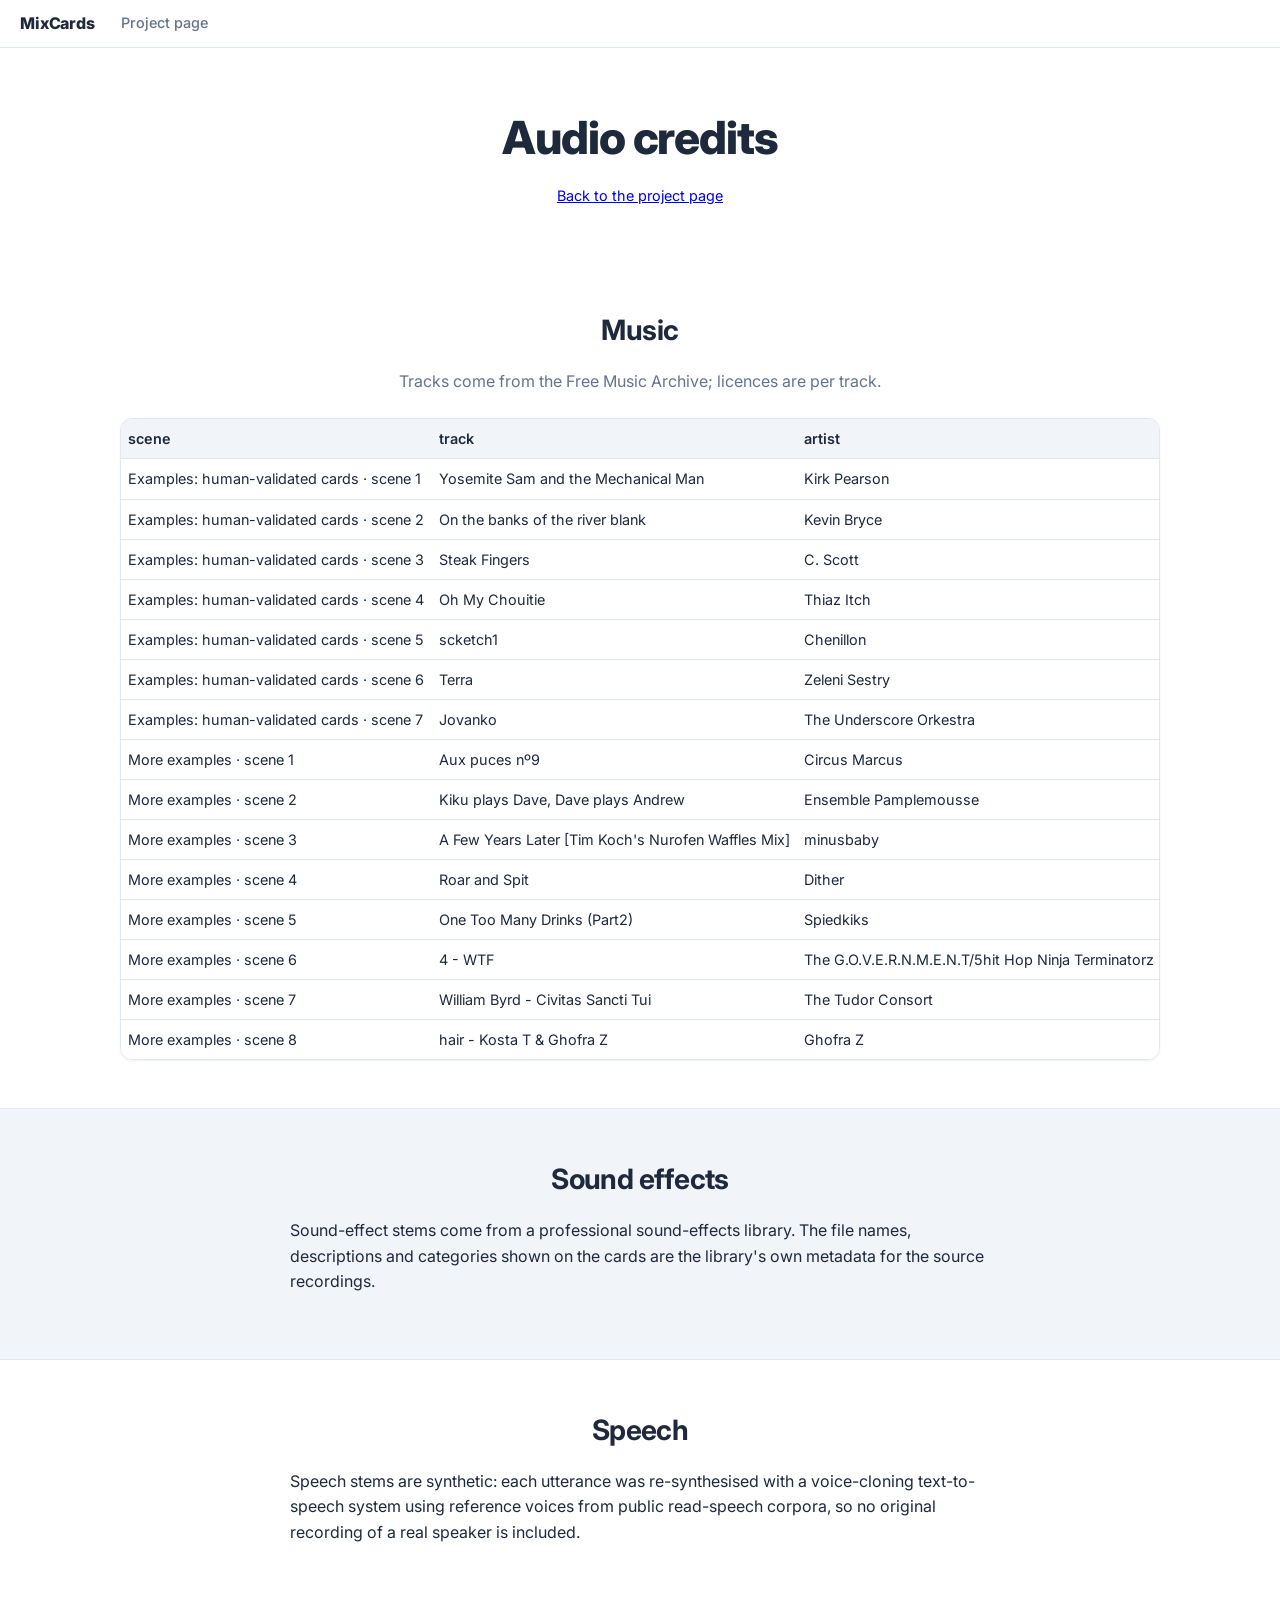
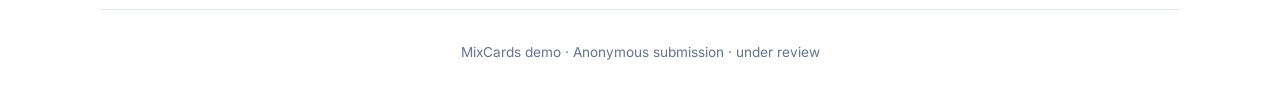
<file: credits.html>
<!DOCTYPE html>
<html lang="en" class="no-js">
<head>
<meta charset="utf-8" />
<meta name="viewport" content="width=device-width, initial-scale=1" />
<title>Audio credits</title>
<meta name="description" content="" />
<link rel="preconnect" href="https://fonts.googleapis.com" />
<link rel="preconnect" href="https://fonts.gstatic.com" crossorigin />
<link href="https://fonts.googleapis.com/css2?family=Inter:wght@400;500;600;700;800&family=DM+Sans:ital,opsz,wght@0,9..40,400;0,9..40,500;0,9..40,600;0,9..40,700;1,9..40,400&display=swap" rel="stylesheet" />
<link rel="stylesheet" href="assets/css/styles.css" />
<link rel="stylesheet" href="https://cdn.jsdelivr.net/npm/@fortawesome/fontawesome-free@6.5.2/css/all.min.css" crossorigin="anonymous" />
</head>
<body>
<nav class="site-nav" aria-label="Page sections"><div class="nav-inner"><a class="brand" href="#top">MixCards</a><a class="nav-link" href="index.html">Project page</a></div></nav><main id="top">
<section class="hero"><h1 class="publication-title">Audio credits</h1><div class="publication-affiliations"><span class="aff-block"><a href="index.html">Back to the project page</a></span></div></section><section id="music" class="section"><h2>Music</h2><p class="section-lead">Tracks come from the Free Music Archive; licences are per track.</p><div class="table-wrap"><table class="leaderboard"><thead><tr><th>scene</th><th>track</th><th>artist</th><th>licence</th></tr></thead><tbody><tr><td>Examples: human-validated cards · scene 1</td><td>Yosemite Sam and the Mechanical Man</td><td>Kirk Pearson</td><td>Attribution-Noncommercial-Share Alike 3.0 United States</td></tr><tr><td>Examples: human-validated cards · scene 2</td><td>On the banks of the river blank</td><td>Kevin Bryce</td><td>Attribution-NonCommercial-ShareAlike 3.0 International</td></tr><tr><td>Examples: human-validated cards · scene 3</td><td>Steak Fingers</td><td>C. Scott</td><td>Creative Commons Attribution</td></tr><tr><td>Examples: human-validated cards · scene 4</td><td>Oh My Chouitie</td><td>Thiaz Itch</td><td>Attribution-NonCommercial-ShareAlike 3.0 International</td></tr><tr><td>Examples: human-validated cards · scene 5</td><td>scketch1</td><td>Chenillon</td><td>Attribution-Noncommercial-Share Alike 3.0 United States</td></tr><tr><td>Examples: human-validated cards · scene 6</td><td>Terra</td><td>Zeleni Sestry</td><td>Attribution-Noncommercial-Share Alike 3.0 United States</td></tr><tr><td>Examples: human-validated cards · scene 7</td><td>Jovanko</td><td>The Underscore Orkestra</td><td>Attribution-Noncommercial-Share Alike 3.0 United States</td></tr><tr><td>More examples · scene 1</td><td>Aux puces nº9</td><td>Circus Marcus</td><td>Attribution-NonCommercial 3.0 International</td></tr><tr><td>More examples · scene 2</td><td>Kiku plays Dave, Dave plays Andrew</td><td>Ensemble Pamplemousse</td><td>Attribution-Noncommercial-Share Alike 3.0 United States</td></tr><tr><td>More examples · scene 3</td><td>A Few Years Later [Tim Koch&#x27;s Nurofen Waffles Mix]</td><td>minusbaby</td><td>Attribution-Noncommercial-Share Alike 3.0 United States</td></tr><tr><td>More examples · scene 4</td><td>Roar and Spit</td><td>Dither</td><td>Attribution-Noncommercial-Share Alike 3.0 United States</td></tr><tr><td>More examples · scene 5</td><td>One Too Many Drinks (Part2)</td><td>Spiedkiks</td><td>Attribution-ShareAlike 3.0 International</td></tr><tr><td>More examples · scene 6</td><td>4 - WTF</td><td>The G.O.V.E.R.N.M.E.N.T/5hit Hop Ninja Terminatorz</td><td>Attribution-Noncommercial-Share Alike 3.0 United States</td></tr><tr><td>More examples · scene 7</td><td>William Byrd - Civitas Sancti Tui</td><td>The Tudor Consort</td><td>Attribution 3.0 International</td></tr><tr><td>More examples · scene 8</td><td>hair - Kosta T &amp; Ghofra Z</td><td>Ghofra Z</td><td>Attribution</td></tr></tbody></table></div></section><section id="sfx" class="section section-light"><h2>Sound effects</h2><div class="prose"><p>Sound-effect stems come from a professional sound-effects library. The file names, descriptions and categories shown on the cards are the library&#x27;s own metadata for the source recordings.</p></div></section><section id="speech" class="section"><h2>Speech</h2><div class="prose"><p>Speech stems are synthetic: each utterance was re-synthesised with a voice-cloning text-to-speech system using reference voices from public read-speech corpora, so no original recording of a real speaker is included.</p></div></section>
</main>
<footer class="site-footer"><p>MixCards demo · Anonymous submission · under review</p></footer>
<script src="assets/js/main.js"></script>
</body>
</html>
</file>
<file: assets/css/styles.css>
:root {
  --bg: #ffffff;
  --bg-soft: #f1f5f9;
  --surface: #ffffff;
  --text: #1e293b;
  --muted: #64748b;
  --border: #e2e8f0;
  --accent: #2563eb;
  --accent-hover: #1d4ed8;
  --ring: rgba(37, 99, 235, 0.35);
  --shadow: 0 1px 2px rgba(16, 24, 40, 0.06);
  --shadow-md: 0 4px 6px -1px rgba(16, 24, 40, 0.1), 0 2px 4px -2px rgba(16, 24, 40, 0.1);
  --shadow-lg: 0 12px 32px rgba(16, 24, 40, 0.08);
  --radius: 12px;
  --font: "Inter", "DM Sans", system-ui, -apple-system, Segoe UI, sans-serif;
  --max: 1080px;
  --transition: all 0.25s cubic-bezier(0.4, 0, 0.2, 1);
}

*,
*::before,
*::after {
  box-sizing: border-box;
}

html {
  scroll-behavior: smooth;
}

@media (prefers-reduced-motion: reduce) {
  html {
    scroll-behavior: auto;
  }
}

body {
  margin: 0;
  font-family: var(--font);
  font-size: 1rem;
  line-height: 1.6;
  color: var(--text);
  background: var(--bg);
  overflow-x: hidden;
}

code {
  font-family: ui-monospace, SFMono-Regular, Menlo, Monaco, Consolas, monospace;
  font-size: 0.9em;
  background: rgba(0, 0, 0, 0.06);
  padding: 0.12em 0.35em;
  border-radius: 6px;
}

.btn {
  display: inline-flex;
  align-items: center;
  justify-content: center;
  padding: 0.45rem 0.85rem;
  border-radius: 999px;
  font-weight: 600;
  font-size: 0.875rem;
  text-decoration: none;
  border: 1px solid transparent;
  cursor: pointer;
  font-family: inherit;
}

.btn-secondary {
  background: var(--surface);
  color: var(--text);
  border: 1px solid var(--border);
}

.btn-secondary:hover {
  border-color: var(--accent);
}

.btn-pub {
  display: inline-flex;
  align-items: center;
  justify-content: center;
  gap: 0.55rem;
  padding: 0.6rem 1.25rem;
  border-radius: 999px;
  font-weight: 600;
  font-size: 0.95rem;
  text-decoration: none;
  background: var(--text);
  color: #fff;
  border: 2px solid transparent;
  cursor: pointer;
  font-family: inherit;
  box-shadow: var(--shadow-md);
  transition: var(--transition);
}

.btn-pub .icon {
  display: inline-flex;
  align-items: center;
  justify-content: center;
  font-size: 1em;
  line-height: 1;
}

.btn-pub .icon i {
  display: block;
}

.btn-pub-label {
  display: inline-block;
}

.btn-pub:hover {
  background: var(--accent);
  transform: translateY(-2px);
  box-shadow: var(--shadow-lg);
}

.btn-pub:active {
  transform: translateY(0);
  box-shadow: var(--shadow-md);
}

main {
  max-width: var(--max);
  margin: 0 auto;
  padding: 0 1.25rem;
}

.hero {
  padding: 4rem 0 2.5rem;
  text-align: center;
}

.publication-title {
  margin: 0 0 1.25rem;
  font-size: clamp(1.85rem, 4.5vw, 2.85rem);
  font-weight: 800;
  letter-spacing: -0.025em;
  line-height: 1.15;
  color: var(--text);
}

.publication-authors {
  margin: 0 auto 0.5rem;
  font-size: 1.05rem;
  color: var(--text);
  max-width: 80ch;
  line-height: 1.6;
}

.publication-authors .author-block {
  display: inline-block;
  margin: 0 0.15rem;
  white-space: nowrap;
}

.publication-authors a {
  color: var(--accent);
  text-decoration: none;
  font-weight: 500;
}

.publication-authors a:hover {
  color: var(--accent-hover);
  text-decoration: underline;
}

.publication-authors sup,
.publication-affiliations sup {
  font-size: 0.7em;
  margin-left: 0.05em;
  font-weight: 600;
  color: var(--text);
}

.publication-affiliations {
  margin: 0 auto 0.85rem;
  font-size: 0.9rem;
  color: var(--muted);
  max-width: 70ch;
  line-height: 1.5;
}

.publication-affiliations .aff-block {
  display: inline-block;
  margin: 0 0.55rem;
  white-space: nowrap;
}

.publication-affiliations sup {
  color: var(--muted);
  margin-right: 0.15em;
}

.publication-venue {
  margin: 0 auto 1.5rem;
  font-size: 0.95rem;
  color: var(--muted);
  line-height: 1.5;
  max-width: 60ch;
}

.publication-links {
  display: flex;
  justify-content: center;
  flex-wrap: wrap;
  gap: 0.6rem;
  margin: 0;
}

.teaser {
  padding: 0.5rem 0 2.5rem;
}

.teaser-figure {
  margin: 0 auto;
  max-width: 960px;
  text-align: center;
}

.teaser-img {
  display: block;
  width: 100%;
  height: auto;
  border-radius: var(--radius);
  border: 1px solid var(--border);
  box-shadow: var(--shadow-md);
  background: var(--bg-soft);
}

.teaser-caption {
  margin: 0.85rem auto 0;
  font-size: 0.95rem;
  color: var(--muted);
  max-width: 70ch;
  line-height: 1.5;
}

.section {
  margin-top: 0;
  padding: 3rem 0;
  scroll-margin-top: 1.5rem;
}

.section h2 {
  margin: 0 0 1rem;
  font-size: clamp(1.4rem, 2.4vw, 1.75rem);
  font-weight: 700;
  letter-spacing: -0.02em;
  text-align: center;
}

.section-lead {
  margin: 0 auto 1.5rem;
  color: var(--muted);
  max-width: 70ch;
  text-align: center;
}

.section-light {
  background: var(--bg-soft);
  border-top: 1px solid var(--border);
  border-bottom: 1px solid var(--border);
  margin-left: calc(50% - 50vw);
  margin-right: calc(50% - 50vw);
  padding-left: max(1.25rem, calc(50vw - var(--max) / 2));
  padding-right: max(1.25rem, calc(50vw - var(--max) / 2));
}

.prose {
  max-width: 70ch;
  margin: 0 auto;
}

.prose p {
  margin: 0 0 1rem;
}

.prose h3.prose-sub {
  margin: 1.5rem 0 0.4rem;
  font-size: 1.05rem;
  font-weight: 700;
  color: var(--text);
  letter-spacing: -0.01em;
}

.formula-block {
  background: var(--surface);
  border: 1px solid var(--border);
  border-radius: var(--radius);
  padding: 1.25rem 1.5rem;
  margin: 1.25rem 0 1rem;
  box-shadow: var(--shadow);
}

.formula-block .formula {
  overflow-x: auto;
  overflow-y: hidden;
  padding: 0.4rem 0 0.4rem;
  text-align: center;
}

.formula-block mjx-container[display="true"] {
  font-size: 1.2em;
}

.formula-legend {
  display: grid;
  grid-template-columns: minmax(140px, max-content) 1fr;
  gap: 0.45rem 1rem;
  margin: 0.85rem 0 0;
  padding: 0.75rem 0 0;
  border-top: 1px dashed var(--border);
  font-size: 0.92rem;
  line-height: 1.55;
}

.formula-legend dt {
  font-weight: 600;
  color: var(--accent);
  white-space: nowrap;
  align-self: start;
}

.formula-legend dd {
  margin: 0;
  color: var(--text);
}

.formula-note {
  margin: 0.85rem 0 0;
  padding: 0.55rem 0.85rem;
  background: var(--bg-soft);
  border-left: 3px solid var(--accent);
  border-radius: 6px;
  font-size: 0.88rem;
  color: var(--muted);
  line-height: 1.55;
}

@media (max-width: 540px) {
  .formula-legend {
    grid-template-columns: 1fr;
  }
  .formula-legend dt {
    margin-top: 0.4rem;
  }
}

.examples-carousel {
  display: flex;
  flex-direction: column;
  gap: 1rem;
}

.examples-header-row {
  display: flex;
  align-items: center;
  justify-content: center;
  gap: 1.5rem;
  margin: 0.25rem 0 0.5rem;
}

.examples-header-row .examples-header {
  margin: 0;
  flex: 0 1 auto;
  min-width: 0;
}

.examples-header {
  text-align: center;
  margin: 0.25rem 0 0.25rem;
  display: flex;
  flex-direction: column;
  align-items: center;
  gap: 0.35rem;
}

@media (max-width: 540px) {
  .examples-header-row {
    gap: 0.75rem;
  }
}

.examples-header-eyebrow {
  margin: 0;
  font-size: 0.7rem;
  font-weight: 600;
  letter-spacing: 0.14em;
  text-transform: uppercase;
  color: var(--muted);
}

.examples-header-scale {
  margin: 0;
  font-family: "DM Sans", var(--font);
  font-size: clamp(1.4rem, 2.2vw, 1.85rem);
  font-weight: 700;
  letter-spacing: -0.01em;
  color: var(--text);
  line-height: 1.2;
}

.examples-header-scale .scale-sep {
  display: inline-block;
  margin: 0 0.45rem;
  color: var(--accent);
  font-weight: 500;
}

.examples-header-counter {
  margin: 0;
  display: inline-flex;
  align-items: center;
  gap: 0.55rem;
  padding: 0.18rem 0.7rem;
  border: 1px solid var(--border);
  border-radius: 999px;
  background: var(--bg-soft);
  font-size: 0.78rem;
  font-weight: 500;
  font-variant-numeric: tabular-nums;
  letter-spacing: 0.02em;
  color: var(--muted);
}

.examples-header-counter strong {
  color: var(--accent);
  font-weight: 700;
}

.examples-stage {
  position: relative;
  min-height: 320px;
}

.examples-stage > .scenario-card {
  margin-bottom: 0;
  animation: ex-fade-in 0.18s ease-out;
}

@keyframes ex-fade-in {
  from { opacity: 0; transform: translateY(4px); }
  to   { opacity: 1; transform: translateY(0); }
}

.examples-controls {
  display: flex;
  align-items: center;
  justify-content: center;
  gap: 0.75rem;
  margin-top: 0.25rem;
}

.examples-arrow {
  width: 38px;
  height: 38px;
  border-radius: 50%;
  border: 1px solid var(--border);
  background: var(--surface);
  color: var(--text);
  font-size: 1.1rem;
  font-family: inherit;
  cursor: pointer;
  display: inline-flex;
  align-items: center;
  justify-content: center;
  box-shadow: var(--shadow-sm, var(--shadow));
  transition: var(--transition);
}

.examples-arrow:hover:not(:disabled) {
  border-color: var(--accent);
  color: var(--accent);
}

.examples-arrow:disabled {
  opacity: 0.35;
  cursor: not-allowed;
}

.examples-dots {
  display: flex;
  align-items: center;
  gap: 0.45rem;
  flex-wrap: wrap;
  justify-content: center;
}

.examples-dots .ex-dot {
  width: 9px;
  height: 9px;
  padding: 0;
  border: none;
  border-radius: 50%;
  background: var(--border);
  cursor: pointer;
  transition: transform 0.15s ease, background-color 0.15s ease;
}

.examples-dots .ex-dot:hover {
  background: var(--accent);
}

.examples-dots .ex-dot.is-active {
  background: var(--accent);
  transform: scale(1.35);
}

.examples-dots .ex-dot:focus-visible,
.examples-arrow:focus-visible {
  outline: 2px solid var(--accent);
  outline-offset: 2px;
}

.scenario-card {
  background: var(--surface);
  border: 1px solid var(--border);
  border-radius: var(--radius);
  padding: 1.5rem;
  box-shadow: var(--shadow);
  margin: 0 0 1.5rem;
}

.scenario-card:last-child {
  margin-bottom: 0;
}

.scenario-header {
  display: flex;
  align-items: flex-start;
  justify-content: space-between;
  flex-wrap: wrap;
  gap: 0.75rem;
  margin: 0 0 1rem;
  padding-bottom: 0.85rem;
  border-bottom: 1px solid var(--border);
}

.scenario-title {
  margin: 0;
  font-size: 1.2rem;
  font-weight: 700;
  color: var(--text);
  letter-spacing: -0.01em;
}

.scenario-eq-badge {
  display: inline-block;
  padding: 0.3rem 0.75rem;
  background: var(--accent);
  color: #fff;
  border-radius: 999px;
  font-size: 0.78rem;
  font-weight: 600;
  white-space: nowrap;
}

.scenario-info {
  display: grid;
  grid-template-columns: 1fr;
  gap: 0.75rem;
  margin: 0 0 1.25rem;
}

.scenario-info .info-item {
  background: var(--bg-soft);
  padding: 0.75rem 0.9rem;
  border-radius: 8px;
  border: 1px solid var(--border);
}

.scenario-info .info-item strong {
  display: block;
  margin: 0 0 0.25rem;
  color: var(--accent);
  font-size: 0.85rem;
  font-weight: 600;
}

.scenario-info .info-item p {
  margin: 0;
  color: var(--text);
  font-size: 0.9rem;
  line-height: 1.5;
}

.speakers-grid {
  display: grid;
  grid-template-columns: repeat(auto-fit, minmax(260px, 1fr));
  gap: 0.75rem;
  margin: 0 0 1.25rem;
}

.speaker-card {
  background: var(--bg-soft);
  border: 1px solid var(--border);
  border-radius: 8px;
  padding: 0.85rem 1rem;
}

.speaker-card h4 {
  margin: 0 0 0.2rem;
  font-size: 1rem;
  color: var(--accent);
  font-weight: 700;
}

.speaker-meta {
  margin: 0 0 0.5rem;
  font-size: 0.85rem;
  color: var(--muted);
}

.persona-box {
  margin-top: 0.5rem;
  padding: 0.55rem 0.7rem;
  background: var(--surface);
  border-radius: 6px;
  border-left: 3px solid var(--accent);
}

.persona-box.persona-high {
  border-left-color: #2e7d32;
}

.persona-box.persona-low {
  border-left-color: #c62828;
}

.persona-box strong {
  display: block;
  margin: 0 0 0.2rem;
  font-size: 0.8rem;
  font-weight: 600;
  color: var(--text);
}

.persona-box p {
  margin: 0;
  font-size: 0.82rem;
  line-height: 1.45;
  color: var(--muted);
}

.conversation-list {
  list-style: none;
  margin: 0;
  padding: 0;
  display: flex;
  flex-direction: column;
  gap: 0.6rem;
}

.conv-item {
  background: var(--surface);
  border: 1px solid var(--border);
  border-left: 4px solid var(--border);
  border-radius: 8px;
  padding: 0.75rem 1rem;
}

.conv-item-critical {
  border-left-color: var(--accent);
  background: var(--bg-soft);
}

.conv-meta {
  display: flex;
  align-items: center;
  gap: 0.5rem;
  flex-wrap: wrap;
  margin: 0 0 0.4rem;
}

.sentence-number {
  font-weight: 700;
  color: var(--accent);
  font-size: 0.85rem;
}

.speaker-badge {
  padding: 0.15rem 0.55rem;
  border-radius: 999px;
  font-size: 0.75rem;
  font-weight: 600;
}

.speaker-badge.speaker-1 {
  background: #e3f2fd;
  color: #1565c0;
}

.speaker-badge.speaker-2 {
  background: #fce4ec;
  color: #ad1457;
}

.critical-badge {
  margin-left: auto;
  padding: 0.15rem 0.55rem;
  border-radius: 999px;
  font-size: 0.7rem;
  font-weight: 700;
  letter-spacing: 0.02em;
  background: var(--accent);
  color: #fff;
  text-transform: uppercase;
}

.conv-text {
  margin: 0;
  font-size: 0.95rem;
  line-height: 1.55;
  color: var(--text);
}

.audio-pair {
  margin: 0.75rem 0 0;
  display: grid;
  grid-template-columns: repeat(auto-fit, minmax(280px, 1fr));
  gap: 0.5rem;
}

.audio-row {
  display: flex;
  align-items: center;
  gap: 0.6rem;
  padding: 0.5rem 0.6rem;
  background: var(--surface);
  border: 1px solid var(--border);
  border-radius: 6px;
}

.audio-row audio {
  flex: 1;
  height: 36px;
  min-width: 0;
}

.audio-row-single {
  margin-top: 0.6rem;
}

.eq-badge {
  flex-shrink: 0;
  padding: 0.2rem 0.55rem;
  border-radius: 999px;
  font-size: 0.72rem;
  font-weight: 700;
  letter-spacing: 0.02em;
  text-transform: uppercase;
}

.eq-badge.eq-high {
  background: #c8e6c9;
  color: #1b5e20;
}

.eq-badge.eq-low {
  background: #ffcdd2;
  color: #b71c1c;
}

.table-wrap {
  overflow-x: auto;
  border-radius: var(--radius);
  border: 1px solid var(--border);
  background: var(--surface);
  box-shadow: var(--shadow);
}

.leaderboard {
  width: 100%;
  border-collapse: collapse;
  font-size: 0.9rem;
}

.leaderboard th,
.leaderboard td {
  padding: 0.5rem 0.45rem;
  text-align: left;
  border-bottom: 1px solid var(--border);
  white-space: nowrap;
}

.leaderboard .th-main {
  font-size: 0.78rem;
  line-height: 1.25;
  white-space: normal;
  max-width: 7.5rem;
  vertical-align: bottom;
}

.leaderboard .td-seq {
  font-weight: 600;
  color: var(--accent);
}

.leaderboard thead th {
  background: var(--bg-soft);
  font-weight: 600;
  color: var(--text);
}

.leaderboard tbody tr:hover {
  background: var(--bg-soft);
}

.leaderboard tbody tr:last-child td {
  border-bottom: none;
}

th.sortable {
  cursor: pointer;
  user-select: none;
  position: relative;
  padding-right: 1.35rem;
}

th.sortable:hover {
  color: var(--accent);
}

th.sortable::after {
  content: "";
  position: absolute;
  right: 0.45rem;
  top: 50%;
  margin-top: -0.35rem;
  border: 4px solid transparent;
  border-top-color: var(--border);
  opacity: 0.6;
}

th.sortable.sort-asc::after {
  border-top-color: transparent;
  border-bottom-color: var(--accent);
  margin-top: -0.55rem;
  opacity: 1;
}

th.sortable.sort-desc::after {
  border-top-color: var(--accent);
  opacity: 1;
}

.radar-toggle-bar {
  display: flex;
  flex-wrap: wrap;
  justify-content: center;
  gap: 0.45rem;
  margin: 0 auto 1rem;
  max-width: min(760px, 100%);
}

.radar-toggle {
  --chip-color: var(--accent);
  display: inline-flex;
  align-items: center;
  gap: 0.4rem;
  padding: 0.35rem 0.75rem;
  border: 1px solid var(--border);
  border-radius: 999px;
  background: var(--surface);
  color: var(--muted);
  font: inherit;
  font-size: 0.8rem;
  font-weight: 600;
  cursor: pointer;
  transition: var(--transition);
}

.radar-toggle:hover {
  border-color: var(--chip-color);
  color: var(--text);
}

.radar-toggle.is-on {
  background: var(--chip-color);
  border-color: var(--chip-color);
  color: #fff;
}

.radar-toggle-dot {
  width: 0.55rem;
  height: 0.55rem;
  border-radius: 50%;
  background: var(--chip-color);
  border: 2px solid var(--chip-color);
  box-shadow: 0 0 0 1px var(--surface) inset;
}

.radar-toggle.is-on .radar-toggle-dot {
  background: #fff;
  border-color: #fff;
  box-shadow: none;
}

.chart-wrap {
  background: var(--surface);
  border: 1px solid var(--border);
  border-radius: var(--radius);
  padding: 1rem 0.5rem 0.5rem;
  box-shadow: var(--shadow-lg);
  max-width: min(760px, 100%);
  margin: 0 auto;
}

#radar-chart {
  display: block;
  width: 100%;
  height: auto;
  aspect-ratio: 1 / 1;
  max-height: 560px;
}

.bibtex-header {
  display: flex;
  align-items: center;
  justify-content: space-between;
  gap: 1rem;
  max-width: var(--max);
  margin: 0 auto 1rem;
}

.bibtex-header h2 {
  margin: 0;
  text-align: left;
}

.section-citation .bibtex-box {
  background: var(--surface);
  border: 1px solid var(--border);
  border-radius: var(--radius);
  padding: 1rem;
  box-shadow: var(--shadow);
  max-width: var(--max);
  margin: 0 auto;
}

.bibtex {
  margin: 0;
  padding: 0;
  overflow-x: auto;
  font-size: 0.8rem;
  line-height: 1.45;
  white-space: pre-wrap;
  word-break: break-word;
}

.site-footer {
  max-width: var(--max);
  margin: 0 auto;
  padding: 2rem 1.25rem 2.5rem;
  font-size: 0.85rem;
  color: var(--muted);
  border-top: 1px solid var(--border);
  text-align: center;
}

.site-footer a {
  color: var(--accent);
  text-decoration: none;
}

.site-footer a:hover {
  text-decoration: underline;
}


/* ---- MixCards additions (appended to the template stylesheet) ---- */
.publication-affiliations .aff-block { margin: 0; }
.btn-pub.is-disabled { opacity: 0.45; pointer-events: none; box-shadow: none; }
.eq-badge.eq-scene { background: #e3f2fd; color: #1565c0; }
.eq-badge.eq-src { background: #ede7f6; color: #4527a0; }
.eq-badge.eq-ok { background: #c8e6c9; color: #1b5e20; }
.eq-badge.eq-fail { background: #ffcdd2; color: #b71c1c; }
.scenario-header .scene-badges { display: flex; flex-wrap: wrap; gap: 0.35rem; }
.scene-badges .speaker-badge { background: var(--bg-soft); color: var(--muted); border: 1px solid var(--border); }
.audio-row.scene-row { margin: 0 0 0.75rem; }
.source-block { margin: 0.9rem 0 0; padding: 0.9rem 1rem; background: var(--bg-soft); border: 1px solid var(--border); border-radius: 8px; }
.source-title { display: flex; align-items: baseline; gap: 0.6rem; flex-wrap: wrap; margin: 0 0 0.5rem; }
.source-title h4 { margin: 0; font-size: 1rem; font-weight: 700; color: var(--accent); }
.source-title .src-note { font-size: 0.85rem; color: var(--muted); }
table.fields { width: 100%; table-layout: fixed; border-collapse: collapse; font-size: 0.88rem; background: var(--surface); border: 1px solid var(--border); border-radius: 8px; overflow: hidden; margin-top: 0.6rem; }
.fields th { width: 10.5rem; text-align: left; vertical-align: top; padding: 0.42rem 0.7rem; font-weight: 600; color: var(--muted); background: var(--bg-soft); border-bottom: 1px solid var(--border); font-size: 0.8rem; white-space: normal; overflow-wrap: anywhere; }
.fields td { padding: 0.42rem 0.7rem; border-bottom: 1px solid var(--border); vertical-align: top; line-height: 1.5; overflow-wrap: anywhere; min-width: 0; }
.fields tr:last-child th, .fields tr:last-child td { border-bottom: none; }
.fields .cap { font-style: italic; }
.bands-wrap { overflow-x: auto; }
table.bands { border-collapse: collapse; font-size: 0.78rem; font-variant-numeric: tabular-nums; margin: 0.1rem 0; }
.bands th, .bands td { padding: 0.12rem 0.45rem; text-align: center; border-bottom: 1px solid var(--border); white-space: nowrap; }
.bands th { font-weight: 600; color: var(--muted); background: transparent; }
.bands .rowlab { text-align: left; color: var(--muted); font-weight: 500; padding-left: 0; }
.bands tr:last-child td { border-bottom: none; }
.bands caption { caption-side: top; text-align: left; font-size: 0.75rem; color: var(--muted); padding: 0 0 0.1rem; }
.tr-line { margin: 0 0 0.15rem; }
.tr-line .t { color: var(--muted); font-size: 0.78rem; margin-right: 0.4rem; font-variant-numeric: tabular-nums; }
.carousel-stage > .scenario-card { display: none; margin: 0; }
.carousel-stage > .scenario-card.is-active { display: block; }
.no-js .carousel-stage > .scenario-card { display: block; margin-bottom: 1.5rem; }
.figures { display: grid; gap: 1.75rem; }
.figure { margin: 0; text-align: center; }
.figure img { width: 100%; height: auto; max-width: 960px; border: 1px solid var(--border); border-radius: var(--radius); background: #fff; box-shadow: var(--shadow); }
.figure figcaption { margin: 0.6rem auto 0; font-size: 0.9rem; color: var(--muted); max-width: 72ch; line-height: 1.5; }
.model-block { margin: 0 0 1.4rem; }
.model-block h3 { margin: 0 0 0.5rem; font-size: 1.05rem; font-weight: 700; }
details.mo { background: var(--surface); border: 1px solid var(--border); border-radius: 8px; margin: 0 0 0.5rem; box-shadow: var(--shadow); }
details.mo summary { cursor: pointer; padding: 0.65rem 0.9rem; font-weight: 600; display: flex; gap: 0.6rem; align-items: center; flex-wrap: wrap; list-style: none; }
details.mo summary::-webkit-details-marker { display: none; }
details.mo summary::before { content: "\25B8"; color: var(--muted); font-size: 0.8rem; }
details.mo[open] summary::before { content: "\25BE"; }
details.mo summary .sum-note { font-weight: 400; color: var(--muted); font-size: 0.88rem; }
details.mo .mo-body { padding: 0 0.9rem 0.9rem; }
.mo-note { margin: 0.6rem 0; font-size: 0.9rem; color: var(--text); }
table.pair { width: 100%; table-layout: fixed; border-collapse: collapse; font-size: 0.86rem; margin-top: 0.5rem; }
.pair th { background: var(--bg-soft); color: var(--muted); font-size: 0.78rem; text-align: left; padding: 0.4rem 0.6rem; border-bottom: 1px solid var(--border); }
.pair td { padding: 0.4rem 0.6rem; border-bottom: 1px solid var(--border); vertical-align: top; line-height: 1.45; overflow-wrap: anywhere; }
.pair td.f { white-space: normal; color: var(--muted); font-weight: 600; font-size: 0.78rem; width: 9rem; }
.pair tr.hl td { background: #fff8e1; }
.pair-wrap { overflow-x: auto; }
.site-footer p { margin: 0; }
@media (max-width: 540px) {
  .fields th { width: 6.5rem; }
  .pair td.f { width: 5.5rem; }
}

/* sticky top menu */
.site-nav { position: sticky; top: 0; z-index: 20; background: rgba(255, 255, 255, 0.94); backdrop-filter: blur(6px); border-bottom: 1px solid var(--border); }
.site-nav .nav-inner { max-width: none; margin: 0; padding: 0.55rem 1.25rem; display: flex; align-items: center; justify-content: flex-start; gap: 0.25rem 1.15rem; flex-wrap: wrap; }
.site-nav .brand { font-weight: 800; color: var(--text); text-decoration: none; margin-right: 0.5rem; letter-spacing: -0.01em; }
.site-nav a.nav-link { font-size: 0.9rem; font-weight: 500; color: var(--muted); text-decoration: none; padding: 0.15rem 0; border-bottom: 2px solid transparent; }
.site-nav a.nav-link:hover { color: var(--accent); border-bottom-color: var(--accent); }
.section, .hero { scroll-margin-top: 3.5rem; }

/* per-type tints for the source blocks */
.source-block.src-music { background: #f2f6ff; border-color: #d9e3fb; }
.source-block.src-music .source-title h4 { color: #2f5bd6; }
.source-block.src-speech { background: #f1faf4; border-color: #d3ecdc; }
.source-block.src-speech .source-title h4 { color: #2e7d4f; }
.source-block.src-sfx { background: #fff7ee; border-color: #f6e1cb; }
.source-block.src-sfx .source-title h4 { color: #b5651d; }

/* original AudioSet clip */
.yt { margin: 0 0 0.75rem; display: flex; flex-direction: column; gap: 0.35rem; }
.yt .plab { font-size: 0.7rem; font-weight: 600; letter-spacing: 0.12em; text-transform: uppercase; color: var(--muted); }
.yt-frame { position: relative; width: 100%; max-width: 420px; aspect-ratio: 16 / 9; border: 1px solid var(--border); border-radius: 8px; overflow: hidden; background: var(--bg-soft); }
.yt-frame iframe { position: absolute; inset: 0; width: 100%; height: 100%; border: 0; }
.yt-link { font-size: 0.82rem; color: var(--accent); text-decoration: none; }
.yt-link:hover { text-decoration: underline; }
</file>
